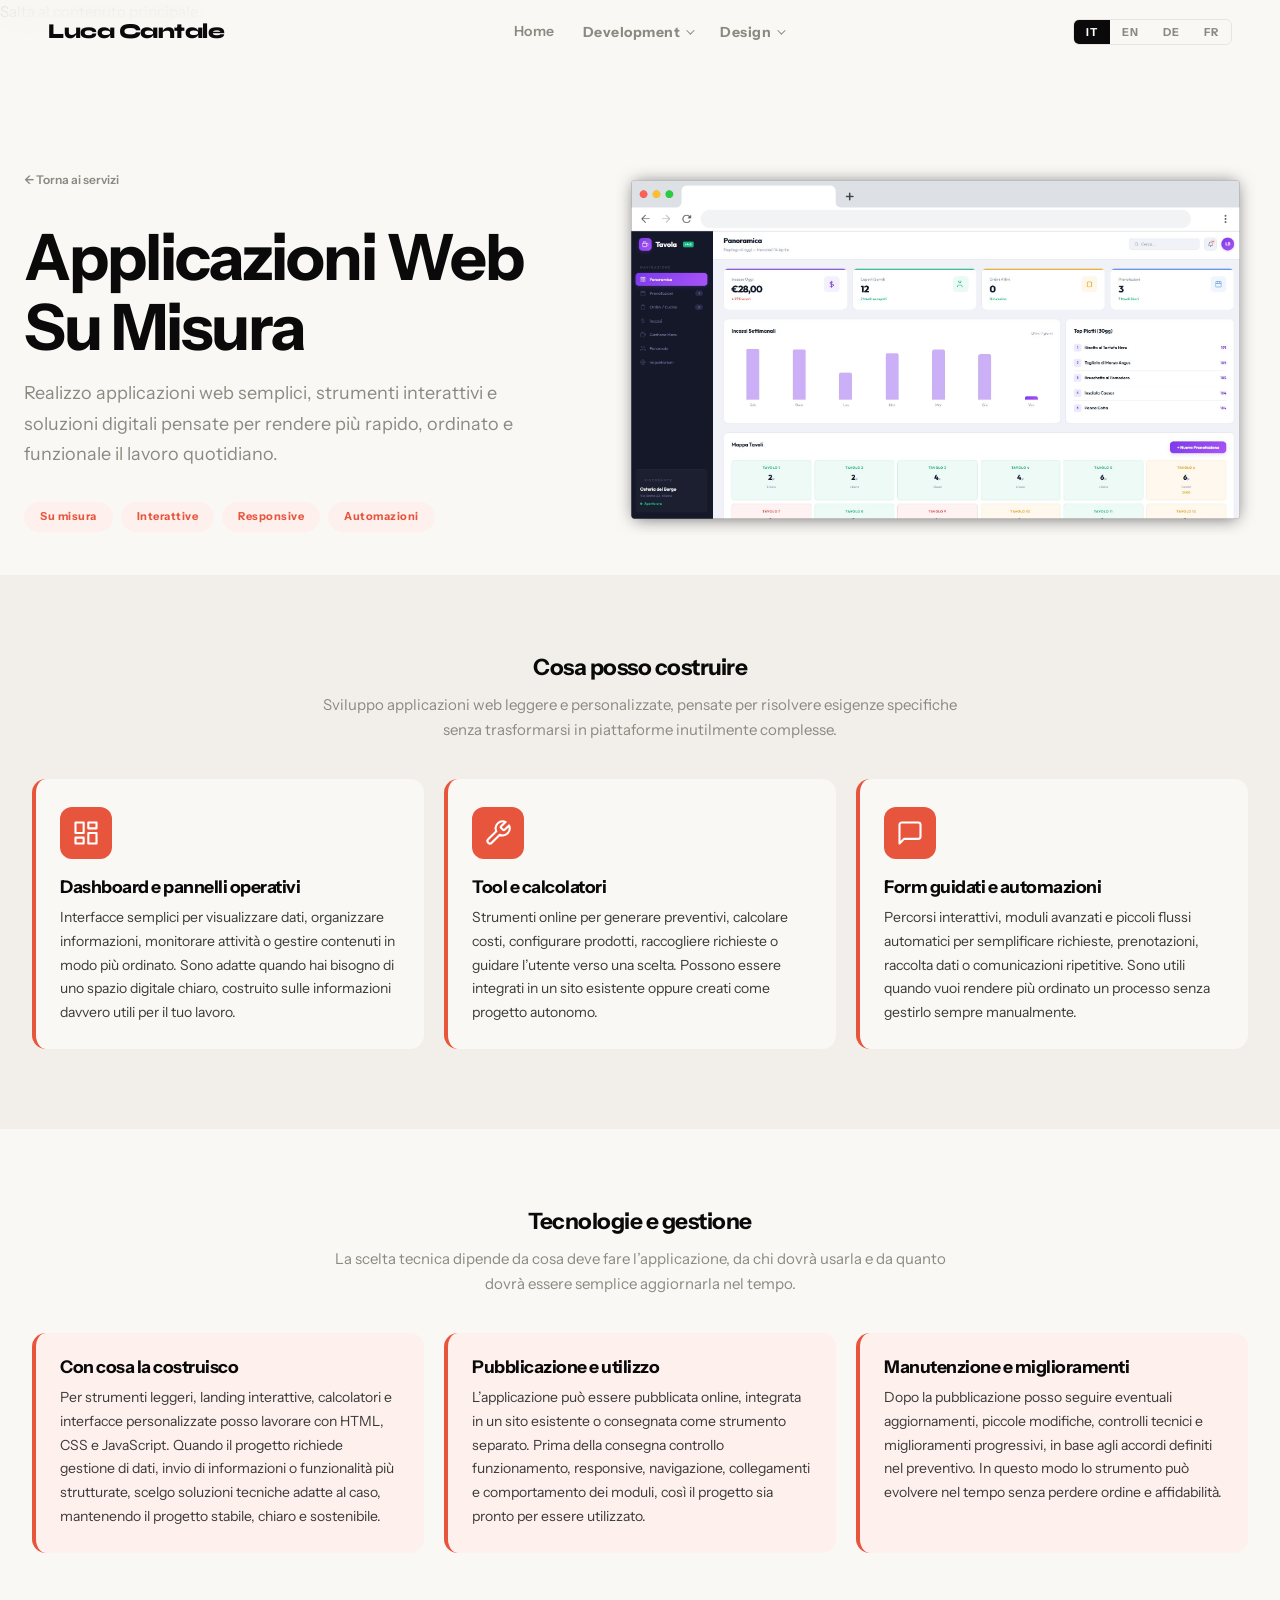
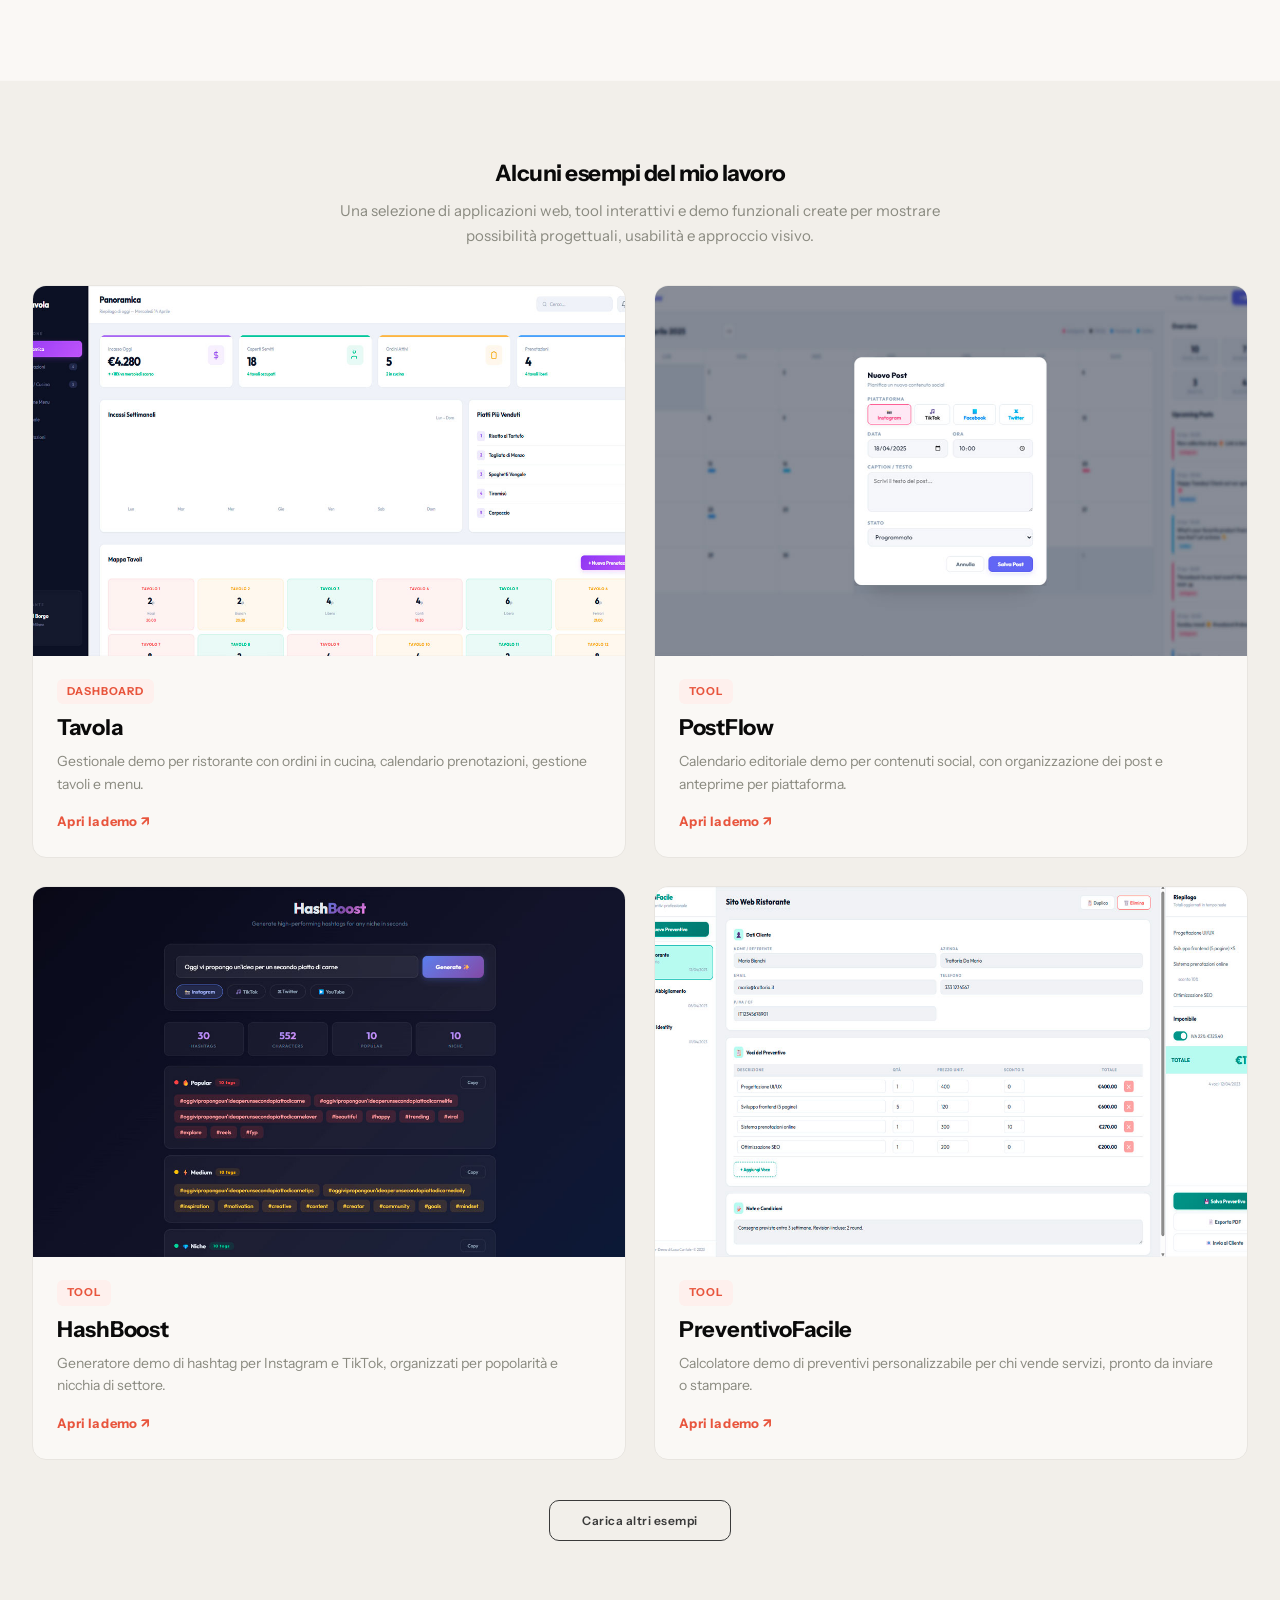
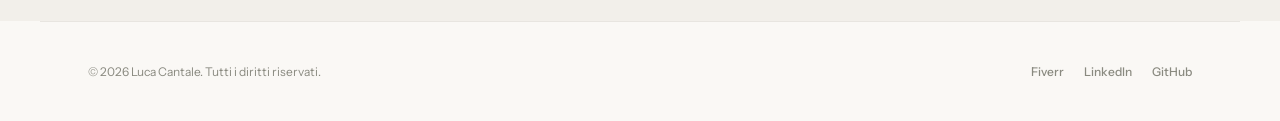
<file: pages/applicazioni-web.html>
<!DOCTYPE html>
<html lang="it">
<head>
  <meta charset="UTF-8">
  <meta name="viewport" content="width=device-width, initial-scale=1.0">
  <title>Applicazioni web su misura e strumenti interattivi | Luca Cantale</title>
  <meta name="description" content="Applicazioni web semplici, tool interattivi, form guidati, calcolatori e automazioni leggere per rendere più ordinato il lavoro quotidiano.">
  <meta name="robots" content="index, follow, max-image-preview:large">
  <meta name="author" content="Luca Cantale">
  <link rel="canonical" href="https://lucacantale.it/pages/applicazioni-web.html">
  <meta name="theme-color" content="#111111">
  <link rel="icon" href="../favicon.svg" type="image/svg+xml">
  <meta property="og:locale" content="it_IT">
  <meta property="og:type" content="website">
  <meta property="og:site_name" content="Luca Cantale Portfolio">
  <meta property="og:title" content="Applicazioni web su misura e strumenti interattivi | Luca Cantale">
  <meta property="og:description" content="Applicazioni web semplici, tool interattivi, form guidati, calcolatori e automazioni leggere per rendere più ordinato il lavoro quotidiano.">
  <meta property="og:url" content="https://lucacantale.it/pages/applicazioni-web.html">
  <meta property="og:image" content="https://lucacantale.it/img/og-luca-cantale.png">
  <meta property="og:image:width" content="1200">
  <meta property="og:image:height" content="630">
  <meta property="og:image:alt" content="Applicazioni web su misura e strumenti interattivi">
  <meta name="twitter:card" content="summary_large_image">
  <meta name="twitter:title" content="Applicazioni web su misura e strumenti interattivi | Luca Cantale">
  <meta name="twitter:description" content="Applicazioni web semplici, tool interattivi, form guidati, calcolatori e automazioni leggere per rendere più ordinato il lavoro quotidiano.">
  <meta name="twitter:image" content="https://lucacantale.it/img/og-luca-cantale.png">
  <script type="application/ld+json">
{
  "@context": "https://schema.org",
  "@graph": [
    {
      "@type": "WebPage",
      "@id": "https://lucacantale.it/pages/applicazioni-web.html#webpage",
      "url": "https://lucacantale.it/pages/applicazioni-web.html",
      "name": "Applicazioni web su misura e strumenti interattivi | Luca Cantale",
      "description": "Applicazioni web semplici, tool interattivi, form guidati, calcolatori e automazioni leggere per rendere più ordinato il lavoro quotidiano.",
      "isPartOf": {
        "@id": "https://lucacantale.it/#website"
      },
      "about": {
        "@id": "https://lucacantale.it/pages/applicazioni-web.html#service"
      },
      "inLanguage": "it-IT"
    },
    {
      "@type": "Service",
      "@id": "https://lucacantale.it/pages/applicazioni-web.html#service",
      "name": "Applicazioni web su misura",
      "description": "Sviluppo di applicazioni web semplici, strumenti interattivi, form guidati, calcolatori e automazioni leggere.",
      "serviceType": "Applicazioni web su misura",
      "provider": {
        "@type": "ProfessionalService",
        "@id": "https://lucacantale.it/#business",
        "name": "Luca Cantale",
        "url": "https://lucacantale.it/",
        "email": "info@lucacantale.it",
        "telephone": "+393270616103"
      },
      "areaServed": [
        "Italia",
        "Europa"
      ]
    },
    {
      "@type": "BreadcrumbList",
      "@id": "https://lucacantale.it/pages/applicazioni-web.html#breadcrumb",
      "itemListElement": [
        {
          "@type": "ListItem",
          "position": 1,
          "name": "Home",
          "item": "https://lucacantale.it/"
        },
        {
          "@type": "ListItem",
          "position": 2,
          "name": "Applicazioni web su misura",
          "item": "https://lucacantale.it/pages/applicazioni-web.html"
        }
      ]
    }
  ]
}
  </script>
  <link rel="stylesheet" href="../css/style.css">
</head>
<body>
  <a class="skip-link" href="#main-content" data-it="Salta al contenuto principale" data-en="Skip to main content" data-de="Zum Hauptinhalt springen" data-fr="Aller au contenu principal">Salta al contenuto principale</a>
  <nav class="nav" id="nav" aria-label="Menu principale">
    <a href="../index.html" class="nav-name">Luca Cantale</a>
    <ul class="nav-links">
      <li><a href="../index.html" data-it="Home" data-en="Home" data-de="Home" data-fr="Accueil">Home</a></li>
      <li class="nav-dropdown">
        <button type="button" class="nav-dropdown-toggle" data-it="Development" data-en="Development" data-de="Entwicklung" data-fr="Développement" aria-haspopup="true" aria-controls="developmentMenu" aria-expanded="false">Development</button>
        <div class="nav-dropdown-menu" id="developmentMenu">
          <a href="siti-web.html" data-it="Siti Web" data-en="Websites" data-de="Webseiten" data-fr="Sites web">Siti Web</a>
          <a href="applicazioni-web.html" data-it="Applicazioni Web" data-en="Web Apps" data-de="Web-Apps" data-fr="Applications web">Applicazioni Web</a>
          <a href="template-ebay.html" data-it="Template eBay" data-en="eBay Templates" data-de="eBay-Vorlagen" data-fr="Modèles eBay">Template eBay</a>
        </div>
      </li>
      <li class="nav-dropdown">
        <button type="button" class="nav-dropdown-toggle" data-it="Design" data-en="Design" data-de="Design" data-fr="Design" aria-haspopup="true" aria-controls="designMenu" aria-expanded="false">Design</button>
        <div class="nav-dropdown-menu" id="designMenu">
          <a href="design-logo.html" data-it="Logo Design" data-en="Logo Design" data-de="Logo-Design" data-fr="Logo design">Logo Design</a>
          <a href="design-brand.html" data-it="Brand Identity" data-en="Brand Identity" data-de="Markenidentität" data-fr="Identité de marque">Brand Identity</a>
          <a href="design-editoriale.html" data-it="Grafica Editoriale" data-en="Editorial Design" data-de="Editorialdesign" data-fr="Design éditorial">Grafica Editoriale</a>
          <a href="design-pubblicitaria.html" data-it="Grafica Pubblicitaria" data-en="Advertising Design" data-de="Werbegrafik" data-fr="Graphisme publicitaire">Grafica Pubblicitaria</a>
          <a href="design-gadget.html" data-it="Gadget Aziendali" data-en="Corporate Gadgets" data-de="Unternehmens-Gadgets" data-fr="Goodies d'entreprise">Gadget Aziendali</a>
        </div>
      </li>
    </ul>
    <div class="nav-right">
      <div class="lang-switch" role="group" aria-label="Selezione lingua">
        <button type="button" class="lang-btn active" data-lang="it" aria-pressed="true" onclick="setLang('it')">IT</button>
        <button type="button" class="lang-btn" data-lang="en" aria-pressed="false" onclick="setLang('en')">EN</button>
        <button type="button" class="lang-btn" data-lang="de" aria-pressed="false" onclick="setLang('de')">DE</button>
        <button type="button" class="lang-btn" data-lang="fr" aria-pressed="false" onclick="setLang('fr')">FR</button>
      </div>
      <button type="button" class="hamburger" id="hamburger" onclick="toggleMobile()" aria-label="Apri menu" aria-controls="mobileMenu" aria-expanded="false"><span></span><span></span><span></span></button>
    </div>
  </nav>

  <div class="mobile-menu" id="mobileMenu" role="dialog" aria-modal="true" aria-label="Menu mobile" aria-hidden="true">
    <a href="../index.html" class="mobile-link" data-it="Home" data-en="Home" data-de="Home" data-fr="Accueil" onclick="closeMobile()">Home</a>
    <details class="mobile-dropdown">
      <summary><span data-it="Development" data-en="Development" data-de="Entwicklung" data-fr="Développement">Development</span></summary>
      <div class="mobile-dropdown-menu">
      <a href="siti-web.html" class="mobile-sub-link" onclick="closeMobile()" data-it="Siti Web" data-en="Websites" data-de="Webseiten" data-fr="Sites web">Siti Web</a>
      <a href="applicazioni-web.html" class="mobile-sub-link" onclick="closeMobile()" data-it="Applicazioni Web" data-en="Web Apps" data-de="Web-Apps" data-fr="Applications web">Applicazioni Web</a>
      <a href="template-ebay.html" class="mobile-sub-link" onclick="closeMobile()" data-it="Template eBay" data-en="eBay Templates" data-de="eBay-Vorlagen" data-fr="Modèles eBay">Template eBay</a>
      </div>
    </details>
    <details class="mobile-dropdown">
      <summary><span data-it="Design" data-en="Design" data-de="Design" data-fr="Design">Design</span></summary>
      <div class="mobile-dropdown-menu">
      <a href="design-logo.html" class="mobile-sub-link" onclick="closeMobile()" data-it="Logo Design" data-en="Logo Design" data-de="Logo-Design" data-fr="Logo design">Logo Design</a>
      <a href="design-brand.html" class="mobile-sub-link" onclick="closeMobile()" data-it="Brand Identity" data-en="Brand Identity" data-de="Markenidentität" data-fr="Identité de marque">Brand Identity</a>
      <a href="design-editoriale.html" class="mobile-sub-link" onclick="closeMobile()" data-it="Grafica Editoriale" data-en="Editorial Design" data-de="Editorialdesign" data-fr="Design éditorial">Grafica Editoriale</a>
      <a href="design-pubblicitaria.html" class="mobile-sub-link" onclick="closeMobile()" data-it="Grafica Pubblicitaria" data-en="Advertising Design" data-de="Werbegrafik" data-fr="Graphisme publicitaire">Grafica Pubblicitaria</a>
      <a href="design-gadget.html" class="mobile-sub-link" onclick="closeMobile()" data-it="Gadget Aziendali" data-en="Corporate Gadgets" data-de="Unternehmens-Gadgets" data-fr="Goodies d'entreprise">Gadget Aziendali</a>
      </div>
    </details>
    <div class="mobile-menu-tools" aria-label="Opzioni rapide mobile">
      <div class="lang-switch lang-switch-mobile" role="group" aria-label="Selezione lingua">
        <button type="button" class="lang-btn active" data-lang="it" aria-pressed="true" onclick="setLang('it')">IT</button>
        <button type="button" class="lang-btn" data-lang="en" aria-pressed="false" onclick="setLang('en')">EN</button>
        <button type="button" class="lang-btn" data-lang="de" aria-pressed="false" onclick="setLang('de')">DE</button>
        <button type="button" class="lang-btn" data-lang="fr" aria-pressed="false" onclick="setLang('fr')">FR</button>
      </div>
    </div>
  </div>

  <main id="main-content" tabindex="-1">
<section class="srv-hero srv-hero-split">
    <div class="srv-hero-text">
      <a href="../index.html#development" class="back-link" data-it="← Torna ai servizi" data-en="← Back to services" data-de="← Zurück zu den Leistungen" data-fr="← Retour aux services">← Torna ai servizi</a>
      <h1 data-it="Applicazioni Web&lt;br&gt;Su Misura" data-en="Custom&lt;br&gt;Web Applications" data-de="Webanwendungen&lt;br&gt;nach Maß" data-fr="Applications Web&lt;br&gt;sur mesure">Applicazioni Web<br>Su Misura</h1>
      <p class="srv-desc" data-it="Realizzo applicazioni web semplici, strumenti interattivi e soluzioni digitali pensate per rendere più rapido, ordinato e funzionale il lavoro quotidiano." data-en="I create simple web applications, interactive tools and digital solutions designed to make everyday work faster, more organized and more functional." data-de="Ich entwickle einfache Webanwendungen, interaktive Tools und digitale Lösungen, die den Arbeitsalltag schneller, übersichtlicher und funktionaler machen." data-fr="Je crée des applications web simples, des outils interactifs et des solutions numériques conçus pour rendre le travail quotidien plus rapide, plus organisé et plus efficace.">Realizzo applicazioni web semplici, strumenti interattivi e soluzioni digitali pensate per rendere più rapido, ordinato e funzionale il lavoro quotidiano.</p>
      <div class="srv-tags">
        <span class="srv-tag" data-it="Su misura" data-en="Custom" data-de="Individuell" data-fr="Sur mesure">Su misura</span>
        <span class="srv-tag" data-it="Interattive" data-en="Interactive" data-de="Interaktiv" data-fr="Interactives">Interattive</span>
        <span class="srv-tag" data-it="Responsive" data-en="Responsive" data-de="Responsive" data-fr="Responsive">Responsive</span>
        <span class="srv-tag" data-it="Automazioni" data-en="Automations" data-de="Automatisierungen" data-fr="Automatisations">Automazioni</span>
      </div>
    </div>
    <div class="srv-hero-img">
      <img decoding="async" loading="lazy" src="../img/services/applicazioni-web-cover.png" alt="Applicazioni web su misura e strumenti interattivi">
    </div>
  </section>

  <!-- TIPOLOGIE -->
  <section class="srv-section no-margin-top">
    <div class="srv-head reveal">
      <h2 data-it="Cosa posso costruire" data-en="What I can build" data-de="Was ich entwickeln kann" data-fr="Ce que je peux créer">Cosa posso costruire</h2>
      <p data-it="Sviluppo applicazioni web leggere e personalizzate, pensate per risolvere esigenze specifiche senza trasformarsi in piattaforme inutilmente complesse." data-en="I develop lightweight, customized web applications designed to solve specific needs without turning into unnecessarily complex platforms." data-de="Ich entwickle schlanke, individuelle Webanwendungen, die konkrete Anforderungen lösen, ohne unnötig komplexe Plattformen zu werden." data-fr="Je développe des applications web légères et personnalisées, pensées pour répondre à des besoins précis sans devenir des plateformes inutilement complexes.">Sviluppo applicazioni web leggere e personalizzate, pensate per risolvere esigenze specifiche senza trasformarsi in piattaforme inutilmente complesse.</p>
    </div>

    <div class="srv-grid-3 reveal">
      <div class="info-box srv-box-icon">
        <div class="srv-box-icon-wrap">
          <svg width="28" height="28" viewBox="0 0 24 24" fill="none" stroke="currentColor" stroke-width="1.8" stroke-linecap="round" stroke-linejoin="round"><rect x="3" y="3" width="7" height="9"/><rect x="14" y="3" width="7" height="5"/><rect x="14" y="12" width="7" height="9"/><rect x="3" y="16" width="7" height="5"/></svg>
        </div>
        <h3 style="margin-bottom:10px;" data-it="Dashboard e pannelli operativi" data-en="Dashboards and control panels" data-de="Dashboards und Bedienoberflächen" data-fr="Tableaux de bord et panneaux de gestion">Dashboard e pannelli operativi</h3>
        <p data-it="Interfacce semplici per visualizzare dati, organizzare informazioni, monitorare attività o gestire contenuti in modo più ordinato. Sono adatte quando hai bisogno di uno spazio digitale chiaro, costruito sulle informazioni davvero utili per il tuo lavoro." data-en="Simple interfaces to display data, organize information, monitor activities or manage content more clearly. They are useful when you need a focused digital space built around the information that truly matters to your work." data-de="Einfache Oberflächen, um Daten anzuzeigen, Informationen zu organisieren, Aktivitäten zu überwachen oder Inhalte übersichtlicher zu verwalten. Sie eignen sich, wenn du einen klaren digitalen Arbeitsbereich brauchst, der auf wirklich nützliche Informationen ausgerichtet ist." data-fr="Des interfaces simples pour afficher des données, organiser des informations, suivre des activités ou gérer des contenus de manière plus claire. Elles sont utiles lorsque tu as besoin d’un espace numérique structuré autour des informations réellement importantes pour ton travail.">Interfacce semplici per visualizzare dati, organizzare informazioni, monitorare attività o gestire contenuti in modo più ordinato. Sono adatte quando hai bisogno di uno spazio digitale chiaro, costruito sulle informazioni davvero utili per il tuo lavoro.</p>
      </div>
      <div class="info-box srv-box-icon">
        <div class="srv-box-icon-wrap">
          <svg width="28" height="28" viewBox="0 0 24 24" fill="none" stroke="currentColor" stroke-width="1.8" stroke-linecap="round" stroke-linejoin="round"><path d="M14.7 6.3a1 1 0 0 0 0 1.4l1.6 1.6a1 1 0 0 0 1.4 0l3.77-3.77a6 6 0 0 1-7.94 7.94l-6.91 6.91a2.12 2.12 0 0 1-3-3l6.91-6.91a6 6 0 0 1 7.94-7.94l-3.76 3.76z"/></svg>
        </div>
        <h3 style="margin-bottom:10px;" data-it="Tool e calcolatori" data-en="Tools and calculators" data-de="Tools und Rechner" data-fr="Outils et calculateurs">Tool e calcolatori</h3>
        <p data-it="Strumenti online per generare preventivi, calcolare costi, configurare prodotti, raccogliere richieste o guidare l’utente verso una scelta. Possono essere integrati in un sito esistente oppure creati come progetto autonomo." data-en="Online tools to generate quotes, calculate costs, configure products, collect requests or guide users toward a choice. They can be integrated into an existing website or created as standalone projects." data-de="Online-Tools, um Angebote zu erstellen, Kosten zu berechnen, Produkte zu konfigurieren, Anfragen zu sammeln oder Nutzer zu einer Entscheidung zu führen. Sie können in eine bestehende Website integriert oder als eigenständiges Projekt erstellt werden." data-fr="Des outils en ligne pour générer des devis, calculer des coûts, configurer des produits, collecter des demandes ou guider l’utilisateur vers un choix. Ils peuvent être intégrés à un site existant ou créés comme projet autonome.">Strumenti online per generare preventivi, calcolare costi, configurare prodotti, raccogliere richieste o guidare l’utente verso una scelta. Possono essere integrati in un sito esistente oppure creati come progetto autonomo.</p>
      </div>
      <div class="info-box srv-box-icon">
        <div class="srv-box-icon-wrap">
          <svg width="28" height="28" viewBox="0 0 24 24" fill="none" stroke="currentColor" stroke-width="1.8" stroke-linecap="round" stroke-linejoin="round"><path d="M21 15a2 2 0 0 1-2 2H7l-4 4V5a2 2 0 0 1 2-2h14a2 2 0 0 1 2 2z"/></svg>
        </div>
        <h3 style="margin-bottom:10px;" data-it="Form guidati e automazioni" data-en="Guided forms and automations" data-de="Geführte Formulare und Automatisierungen" data-fr="Formulaires guidés et automatisations">Form guidati e automazioni</h3>
        <p data-it="Percorsi interattivi, moduli avanzati e piccoli flussi automatici per semplificare richieste, prenotazioni, raccolta dati o comunicazioni ripetitive. Sono utili quando vuoi rendere più ordinato un processo senza gestirlo sempre manualmente." data-en="Interactive flows, advanced forms and small automations to simplify requests, bookings, data collection or repetitive communications. They are useful when you want to make a process more organized without managing it manually every time." data-de="Interaktive Abläufe, erweiterte Formulare und kleine Automatisierungen, um Anfragen, Buchungen, Datenerfassung oder wiederkehrende Kommunikation zu vereinfachen. Sie sind hilfreich, wenn ein Prozess strukturierter werden soll, ohne ihn jedes Mal manuell zu verwalten." data-fr="Des parcours interactifs, des formulaires avancés et de petites automatisations pour simplifier les demandes, les réservations, la collecte de données ou les communications répétitives. Ils sont utiles lorsque tu veux rendre un processus plus organisé sans le gérer manuellement à chaque fois.">Percorsi interattivi, moduli avanzati e piccoli flussi automatici per semplificare richieste, prenotazioni, raccolta dati o comunicazioni ripetitive. Sono utili quando vuoi rendere più ordinato un processo senza gestirlo sempre manualmente.</p>
      </div>
    </div>
  </section>

  <!-- TECNOLOGIE + GESTIONE -->
  <section class="srv-section-alt">
    <div class="srv-inner">
      <div class="srv-head reveal">
        <h2 data-it="Tecnologie e gestione" data-en="Technology and management" data-de="Technik und Verwaltung" data-fr="Technologies et gestion">Tecnologie e gestione</h2>
        <p data-it="La scelta tecnica dipende da cosa deve fare l’applicazione, da chi dovrà usarla e da quanto dovrà essere semplice aggiornarla nel tempo." data-en="The technical approach depends on what the application needs to do, who will use it and how easy it should be to update over time." data-de="Die technische Lösung hängt davon ab, was die Anwendung leisten soll, wer sie nutzt und wie einfach sie im Laufe der Zeit aktualisiert werden muss." data-fr="Le choix technique dépend de ce que l’application doit faire, de qui l’utilisera et du niveau de simplicité souhaité pour la faire évoluer dans le temps.">La scelta tecnica dipende da cosa deve fare l’applicazione, da chi dovrà usarla e da quanto dovrà essere semplice aggiornarla nel tempo.</p>
      </div>

      <div class="srv-grid-3 reveal" style="margin-top:36px;">
        <div class="info-box">
          <h3 style="margin-bottom:10px;" data-it="Con cosa la costruisco" data-en="What I use to build it" data-de="Womit ich sie entwickle" data-fr="Avec quoi je la développe">Con cosa la costruisco</h3>
          <p data-it="Per strumenti leggeri, landing interattive, calcolatori e interfacce personalizzate posso lavorare con HTML, CSS e JavaScript. Quando il progetto richiede gestione di dati, invio di informazioni o funzionalità più strutturate, scelgo soluzioni tecniche adatte al caso, mantenendo il progetto stabile, chiaro e sostenibile." data-en="For lightweight tools, interactive landing pages, calculators and custom interfaces, I can work with HTML, CSS and JavaScript. When a project needs data handling, form submissions or more structured features, I choose technical solutions suited to the case, keeping the project stable, clear and sustainable." data-de="Für schlanke Tools, interaktive Landingpages, Rechner und individuelle Oberflächen kann ich mit HTML, CSS und JavaScript arbeiten. Wenn ein Projekt Datenverwaltung, das Senden von Informationen oder strukturiertere Funktionen erfordert, wähle ich passende technische Lösungen, damit das Projekt stabil, klar und nachhaltig bleibt." data-fr="Pour des outils légers, des landing pages interactives, des calculateurs et des interfaces personnalisées, je peux travailler avec HTML, CSS et JavaScript. Lorsqu’un projet demande une gestion de données, l’envoi d’informations ou des fonctionnalités plus structurées, je choisis des solutions techniques adaptées, en gardant le projet stable, clair et durable.">Per strumenti leggeri, landing interattive, calcolatori e interfacce personalizzate posso lavorare con HTML, CSS e JavaScript. Quando il progetto richiede gestione di dati, invio di informazioni o funzionalità più strutturate, scelgo soluzioni tecniche adatte al caso, mantenendo il progetto stabile, chiaro e sostenibile.</p>
        </div>
        <div class="info-box">
          <h3 style="margin-bottom:10px;" data-it="Pubblicazione e utilizzo" data-en="Publishing and use" data-de="Veröffentlichung und Nutzung" data-fr="Publication et utilisation">Pubblicazione e utilizzo</h3>
          <p data-it="L’applicazione può essere pubblicata online, integrata in un sito esistente o consegnata come strumento separato. Prima della consegna controllo funzionamento, responsive, navigazione, collegamenti e comportamento dei moduli, così il progetto sia pronto per essere utilizzato." data-en="The application can be published online, integrated into an existing website or delivered as a separate tool. Before delivery, I check functionality, responsiveness, navigation, links and form behavior so the project is ready to use." data-de="Die Anwendung kann online veröffentlicht, in eine bestehende Website integriert oder als separates Tool bereitgestellt werden. Vor der Übergabe prüfe ich Funktion, Responsive-Verhalten, Navigation, Links und Formularabläufe, damit das Projekt einsatzbereit ist." data-fr="L’application peut être publiée en ligne, intégrée à un site existant ou livrée comme outil séparé. Avant la livraison, je vérifie le fonctionnement, l’adaptation mobile, la navigation, les liens et le comportement des formulaires afin que le projet soit prêt à l’utilisation.">L’applicazione può essere pubblicata online, integrata in un sito esistente o consegnata come strumento separato. Prima della consegna controllo funzionamento, responsive, navigazione, collegamenti e comportamento dei moduli, così il progetto sia pronto per essere utilizzato.</p>
        </div>
        <div class="info-box">
          <h3 style="margin-bottom:10px;" data-it="Manutenzione e miglioramenti" data-en="Maintenance and improvements" data-de="Wartung und Verbesserungen" data-fr="Maintenance et améliorations">Manutenzione e miglioramenti</h3>
          <p data-it="Dopo la pubblicazione posso seguire eventuali aggiornamenti, piccole modifiche, controlli tecnici e miglioramenti progressivi, in base agli accordi definiti nel preventivo. In questo modo lo strumento può evolvere nel tempo senza perdere ordine e affidabilità." data-en="After publication, I can handle updates, small changes, technical checks and progressive improvements, according to the agreements defined in the quote. This way, the tool can evolve over time without losing clarity and reliability." data-de="Nach der Veröffentlichung kann ich Updates, kleine Änderungen, technische Kontrollen und schrittweise Verbesserungen übernehmen, entsprechend den im Angebot vereinbarten Bedingungen. So kann sich das Tool im Laufe der Zeit weiterentwickeln, ohne an Ordnung und Zuverlässigkeit zu verlieren." data-fr="Après la publication, je peux suivre les mises à jour, les petites modifications, les contrôles techniques et les améliorations progressives, selon les accords définis dans le devis. L’outil peut ainsi évoluer dans le temps sans perdre en clarté ni en fiabilité.">Dopo la pubblicazione posso seguire eventuali aggiornamenti, piccole modifiche, controlli tecnici e miglioramenti progressivi, in base agli accordi definiti nel preventivo. In questo modo lo strumento può evolvere nel tempo senza perdere ordine e affidabilità.</p>
        </div>
      </div>
    </div>
  </section>

  <!-- PROGETTI -->
  <section class="srv-section small-margin-top">
    <div class="srv-head reveal">
      <h2 data-it="Alcuni esempi del mio lavoro" data-en="Some examples of my work" data-de="Einige Beispiele meiner Arbeit" data-fr="Quelques exemples de mon travail">Alcuni esempi del mio lavoro</h2>
      <p data-it="Una selezione di applicazioni web, tool interattivi e demo funzionali create per mostrare possibilità progettuali, usabilità e approccio visivo." data-en="A selection of web applications, interactive tools and functional demos created to show design possibilities, usability and visual approach." data-de="Eine Auswahl an Webanwendungen, interaktiven Tools und funktionalen Demos, die Gestaltungsmöglichkeiten, Benutzerfreundlichkeit und visuellen Ansatz zeigen." data-fr="Une sélection d’applications web, d’outils interactifs et de démos fonctionnelles créés pour montrer les possibilités de conception, l’ergonomie et l’approche visuelle.">Una selezione di applicazioni web, tool interattivi e demo funzionali create per mostrare possibilità progettuali, usabilità e approccio visivo.</p>
    </div>

    <div class="srv-projects-grid" id="appProjects">

      <a href="https://lucantale92.github.io/portfolio-gestionale-cucina/" target="_blank" rel="noopener" class="srv-card reveal">
        <div class="srv-card-img" style="background-image: url('../img/projects/tavola.jpg');"></div>
        <div class="srv-card-body">
          <span class="srv-card-tag" data-it="Dashboard" data-en="Dashboard" data-de="Dashboard" data-fr="Tableau de bord">Dashboard</span>
          <h3>Tavola</h3>
          <p data-it="Gestionale demo per ristorante con ordini in cucina, calendario prenotazioni, gestione tavoli e menu." data-en="Demo management tool for restaurants with kitchen orders, booking calendar, table management and menu sections." data-de="Demo-Verwaltungstool für Restaurants mit Küchenbestellungen, Reservierungskalender, Tischverwaltung und Menübereichen." data-fr="Outil de gestion démo pour restaurant avec commandes en cuisine, calendrier des réservations, gestion des tables et sections de menu.">Gestionale demo per ristorante con ordini in cucina, calendario prenotazioni, gestione tavoli e menu.</p>
          <span class="srv-card-link" data-it="Apri la demo ↗" data-en="Open demo ↗" data-de="Demo öffnen ↗" data-fr="Ouvrir la démo ↗">Apri la demo ↗</span>
        </div>
      </a>

      <a href="https://lucantale92.github.io/portfolio-postplanner/" target="_blank" rel="noopener" class="srv-card reveal">
        <div class="srv-card-img" style="background-image: url('../img/projects/postflow.jpg');"></div>
        <div class="srv-card-body">
          <span class="srv-card-tag" data-it="Tool" data-en="Tool" data-de="Tool" data-fr="Outil">Tool</span>
          <h3>PostFlow</h3>
          <p data-it="Calendario editoriale demo per contenuti social, con organizzazione dei post e anteprime per piattaforma." data-en="Demo editorial calendar for social content, with post organization and previews for each platform." data-de="Demo-Redaktionskalender für Social-Media-Inhalte mit Beitragsorganisation und Vorschauen für jede Plattform." data-fr="Calendrier éditorial démo pour contenus sociaux, avec organisation des publications et aperçus par plateforme.">Calendario editoriale demo per contenuti social, con organizzazione dei post e anteprime per piattaforma.</p>
          <span class="srv-card-link" data-it="Apri la demo ↗" data-en="Open demo ↗" data-de="Demo öffnen ↗" data-fr="Ouvrir la démo ↗">Apri la demo ↗</span>
        </div>
      </a>

      <a href="https://lucantale92.github.io/postfolio-hashtag-generator/" target="_blank" rel="noopener" class="srv-card reveal">
        <div class="srv-card-img" style="background-image: url('../img/projects/hashboost.jpg');"></div>
        <div class="srv-card-body">
          <span class="srv-card-tag" data-it="Tool" data-en="Tool" data-de="Tool" data-fr="Outil">Tool</span>
          <h3>HashBoost</h3>
          <p data-it="Generatore demo di hashtag per Instagram e TikTok, organizzati per popolarità e nicchia di settore." data-en="Demo hashtag generator for Instagram and TikTok, organized by popularity and industry niche." data-de="Demo-Hashtag-Generator für Instagram und TikTok, organisiert nach Beliebtheit und Branchennische." data-fr="Générateur de hashtags démo pour Instagram et TikTok, organisés par popularité et niche de secteur.">Generatore demo di hashtag per Instagram e TikTok, organizzati per popolarità e nicchia di settore.</p>
          <span class="srv-card-link" data-it="Apri la demo ↗" data-en="Open demo ↗" data-de="Demo öffnen ↗" data-fr="Ouvrir la démo ↗">Apri la demo ↗</span>
        </div>
      </a>

      <a href="https://lucantale92.github.io/portfolio-preventivo-facile/" target="_blank" rel="noopener" class="srv-card reveal">
        <div class="srv-card-img" style="background-image: url('../img/projects/preventivofacile.jpg');"></div>
        <div class="srv-card-body">
          <span class="srv-card-tag" data-it="Tool" data-en="Tool" data-de="Tool" data-fr="Outil">Tool</span>
          <h3>PreventivoFacile</h3>
          <p data-it="Calcolatore demo di preventivi personalizzabile per chi vende servizi, pronto da inviare o stampare." data-en="Customizable demo quote calculator for service providers, ready to send or print." data-de="Anpassbarer Demo-Angebotsrechner für Dienstleister, bereit zum Versenden oder Drucken." data-fr="Calculateur de devis démo personnalisable pour les prestataires de services, prêt à envoyer ou à imprimer.">Calcolatore demo di preventivi personalizzabile per chi vende servizi, pronto da inviare o stampare.</p>
          <span class="srv-card-link" data-it="Apri la demo ↗" data-en="Open demo ↗" data-de="Demo öffnen ↗" data-fr="Ouvrir la démo ↗">Apri la demo ↗</span>
        </div>
      </a>

      <a href="https://lucantale92.github.io/portfolio-template-mail/" target="_blank" rel="noopener" class="srv-card srv-card-hidden reveal">
        <div class="srv-card-img" style="background-image: url('../img/projects/mailcraft.jpg');"></div>
        <div class="srv-card-body">
          <span class="srv-card-tag" data-it="Tool" data-en="Tool" data-de="Tool" data-fr="Outil">Tool</span>
          <h3>MailCraft</h3>
          <p data-it="Builder demo di template email modulari, pensato per mostrare struttura, anteprima e codice esportabile." data-en="Demo builder for modular email templates, designed to show structure, preview and exportable code." data-de="Demo-Builder für modulare E-Mail-Vorlagen, der Struktur, Vorschau und exportierbaren Code zeigt." data-fr="Builder démo de modèles email modulaires, conçu pour montrer la structure, l’aperçu et le code exportable.">Builder demo di template email modulari, pensato per mostrare struttura, anteprima e codice esportabile.</p>
          <span class="srv-card-link" data-it="Apri la demo ↗" data-en="Open demo ↗" data-de="Demo öffnen ↗" data-fr="Ouvrir la démo ↗">Apri la demo ↗</span>
        </div>
      </a>

      <a href="https://lucantale92.github.io/portfolio-cv-builder/" target="_blank" rel="noopener" class="srv-card srv-card-hidden reveal">
        <div class="srv-card-img" style="background-image: url('../img/projects/cvbuilder.jpg');"></div>
        <div class="srv-card-body">
          <span class="srv-card-tag" data-it="Tool" data-en="Tool" data-de="Tool" data-fr="Outil">Tool</span>
          <h3>CVBuilder</h3>
          <p data-it="Generatore demo di curriculum online con anteprima e struttura pensata per l’esportazione in PDF." data-en="Demo online CV builder with preview and a structure designed for PDF export." data-de="Demo-Online-Lebenslaufgenerator mit Vorschau und einer Struktur für den PDF-Export." data-fr="Générateur de CV en ligne démo avec aperçu et structure pensée pour l’exportation en PDF.">Generatore demo di curriculum online con anteprima e struttura pensata per l’esportazione in PDF.</p>
          <span class="srv-card-link" data-it="Apri la demo ↗" data-en="Open demo ↗" data-de="Demo öffnen ↗" data-fr="Ouvrir la démo ↗">Apri la demo ↗</span>
        </div>
      </a>

      <a href="https://lucantale92.github.io/portfolio-chatbot-clouddesk/" target="_blank" rel="noopener" class="srv-card srv-card-hidden reveal">
        <div class="srv-card-img" style="background-image: url('../img/projects/clouddesk.jpg');"></div>
        <div class="srv-card-body">
          <span class="srv-card-tag" data-it="Demo" data-en="Demo" data-de="Demo" data-fr="Démo">Demo</span>
          <h3>CloudDesk</h3>
          <p data-it="Demo di assistente conversazionale per supporto B2B, con percorsi dedicati a documentazione, fatturazione e richieste tecniche." data-en="Conversational assistant demo for B2B support, with paths dedicated to documentation, billing and technical requests." data-de="Demo eines Gesprächsassistenten für B2B-Support mit Abläufen für Dokumentation, Abrechnung und technische Anfragen." data-fr="Démo d’assistant conversationnel pour support B2B, avec parcours dédiés à la documentation, à la facturation et aux demandes techniques.">Demo di assistente conversazionale per supporto B2B, con percorsi dedicati a documentazione, fatturazione e richieste tecniche.</p>
          <span class="srv-card-link" data-it="Apri la demo ↗" data-en="Open demo ↗" data-de="Demo öffnen ↗" data-fr="Ouvrir la démo ↗">Apri la demo ↗</span>
        </div>
      </a>

      <a href="https://lucantale92.github.io/portfolio-chatbot-growthlab/" target="_blank" rel="noopener" class="srv-card srv-card-hidden reveal">
        <div class="srv-card-img" style="background-image: url('../img/projects/growthlab.jpg');"></div>
        <div class="srv-card-body">
          <span class="srv-card-tag" data-it="Demo" data-en="Demo" data-de="Demo" data-fr="Démo">Demo</span>
          <h3>GrowthLab</h3>
          <p data-it="Demo di lead generation guidata, pensata per qualificare il visitatore e raccogliere richieste in modo ordinato." data-en="Guided lead generation demo designed to qualify visitors and collect requests in an organized way." data-de="Demo für geführte Leadgenerierung, die Besucher qualifiziert und Anfragen strukturiert sammelt." data-fr="Démo de génération de leads guidée, pensée pour qualifier le visiteur et collecter les demandes de manière organisée.">Demo di lead generation guidata, pensata per qualificare il visitatore e raccogliere richieste in modo ordinato.</p>
          <span class="srv-card-link" data-it="Apri la demo ↗" data-en="Open demo ↗" data-de="Demo öffnen ↗" data-fr="Ouvrir la démo ↗">Apri la demo ↗</span>
        </div>
      </a>

    </div>

    <div class="srv-loadmore-wrap">
      <button class="btn-show-more btn-show-more--light" id="appLoadMore" data-projects="appProjects" onclick="toggleSrvProjects('appProjects','appLoadMore')" data-it="Carica altri esempi" data-en="Load more examples" data-de="Weitere Beispiele laden" data-fr="Charger d’autres exemples">Carica altri esempi</button>
    </div>
  </section>

  </main>

  <footer class="footer">
    <div class="footer-left"><span data-it="© 2026 Luca Cantale. Tutti i diritti riservati." data-en="© 2026 Luca Cantale. All rights reserved." data-de="© 2026 Luca Cantale. Alle Rechte vorbehalten." data-fr="© 2026 Luca Cantale. Tous droits réservés.">© 2026 Luca Cantale. Tutti i diritti riservati.</span></div>
    <div class="footer-right"><a href="https://it.fiverr.com/lu_cantale" target="_blank" rel="noopener">Fiverr</a><a href="https://it.linkedin.com/in/luca-cantale" target="_blank" rel="noopener">LinkedIn</a><a href="https://github.com/lucantale92" target="_blank" rel="noopener">GitHub</a></div>
  </footer>

  <script src="../js/app.js"></script>

  <script>
    (function () {
      function showMoreProjects(projectsId, buttonId) {
        var container = document.getElementById(projectsId);
        var button = document.getElementById(buttonId);
        if (!container) return false;

        var hiddenItems = container.querySelectorAll('.srv-project-hidden, .srv-card-hidden, [data-hidden-project="true"]');
        hiddenItems.forEach(function (item) {
          item.classList.remove('srv-project-hidden', 'srv-card-hidden');
          item.classList.add('visible');
          item.removeAttribute('hidden');
          item.style.removeProperty('display');
          item.style.removeProperty('visibility');
          item.style.removeProperty('opacity');
        });

        if (button) {
          var wrap = button.closest('.srv-loadmore-wrap');
          button.style.display = 'none';
          button.setAttribute('aria-hidden', 'true');
          button.setAttribute('disabled', 'disabled');
          if (wrap) wrap.style.display = 'none';
        }

        return false;
      }

      window.toggleSrvProjects = showMoreProjects;

      document.addEventListener('DOMContentLoaded', function () {
        document.querySelectorAll('.srv-loadmore-wrap .btn-show-more').forEach(function (button) {
          var action = button.getAttribute('onclick') || '';
          var match = action.match(/toggleSrvProjects\(['"]([^'"]+)['"]\s*,\s*['"]([^'"]+)['"]\)/);
          var projectsId = button.dataset.projects || (match && match[1]);
          var buttonId = button.id || (match && match[2]);
          var container = projectsId ? document.getElementById(projectsId) : null;

          if (!container || !container.querySelector('.srv-project-hidden, .srv-card-hidden, [data-hidden-project="true"]')) {
            var wrap = button.closest('.srv-loadmore-wrap');
            button.style.display = 'none';
            button.setAttribute('aria-hidden', 'true');
            if (wrap) wrap.style.display = 'none';
            return;
          }

          if (button.dataset.loadmoreInlineReady === 'true') return;
          button.dataset.loadmoreInlineReady = 'true';
          button.removeAttribute('onclick');
          button.addEventListener('click', function (event) {
            event.preventDefault();
            showMoreProjects(projectsId, buttonId);
          });
        });
      });
    })();
  </script>

</body>
</html>
</file>
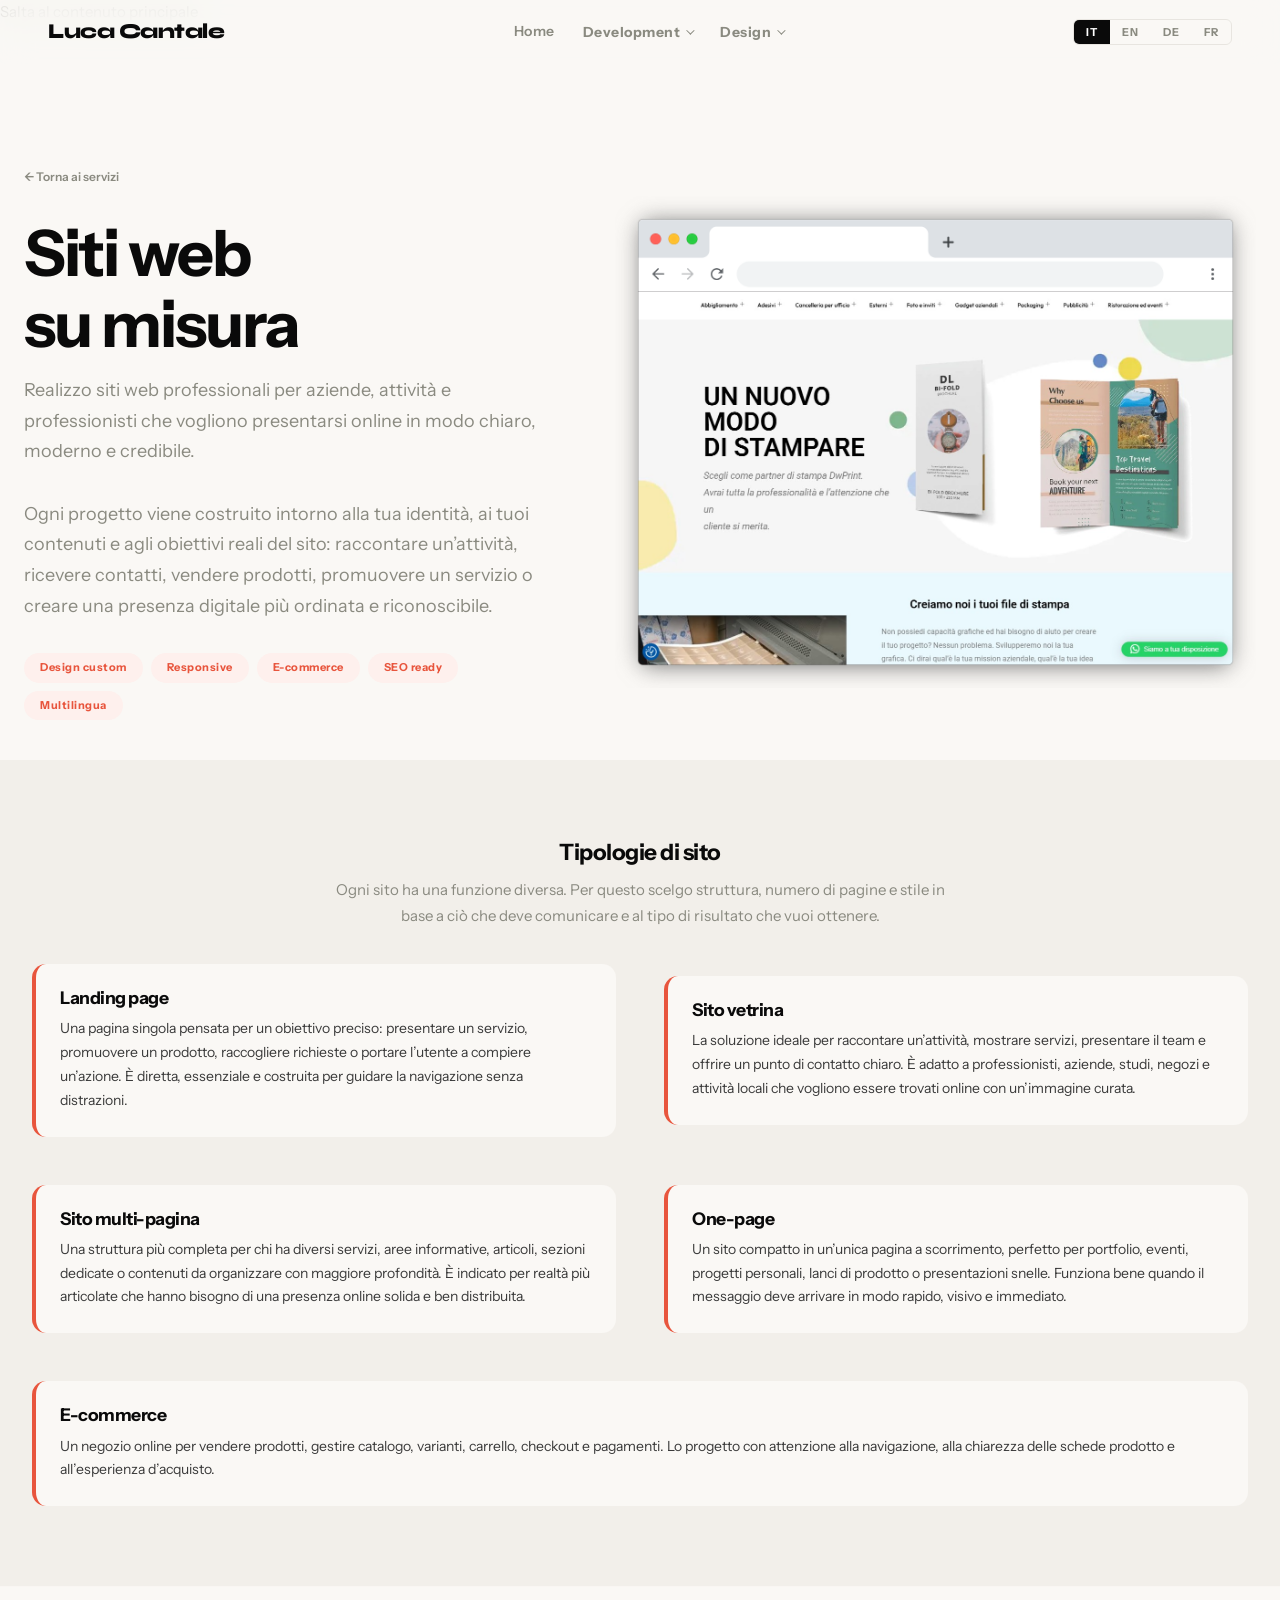
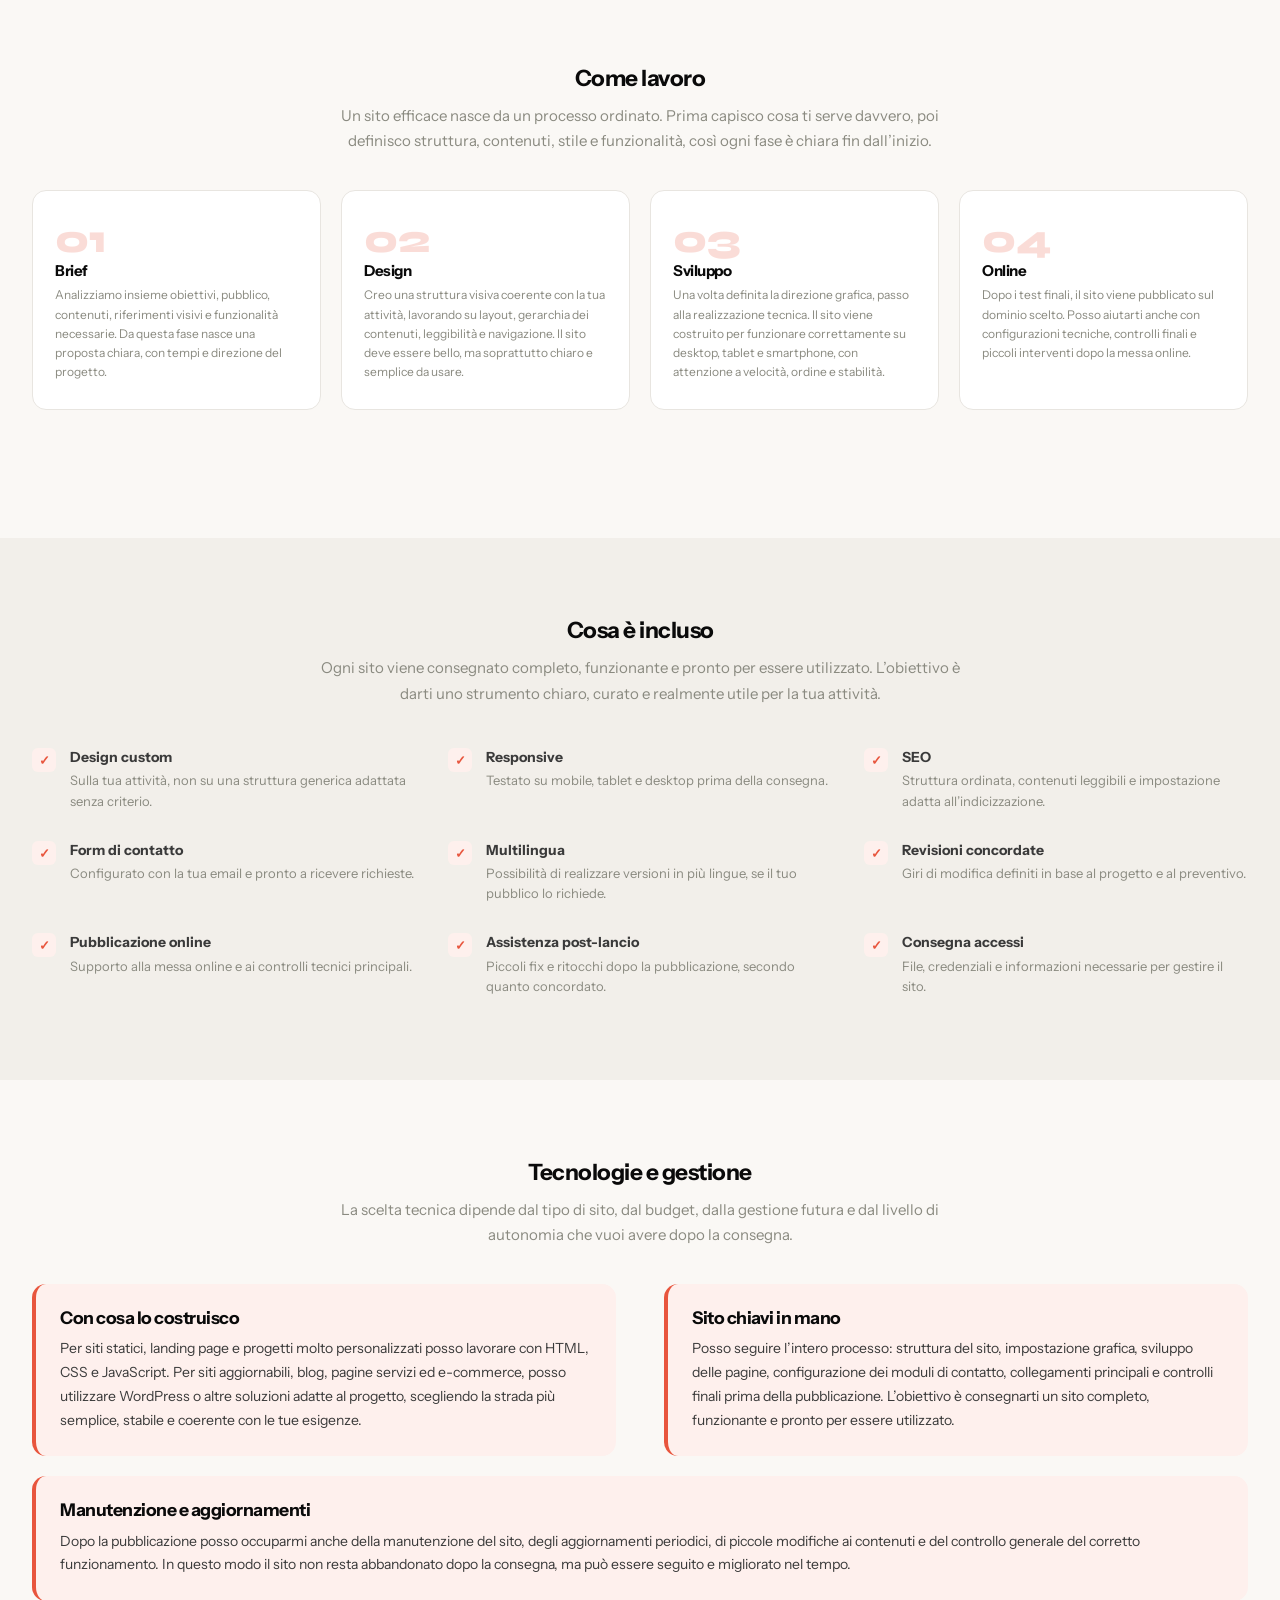
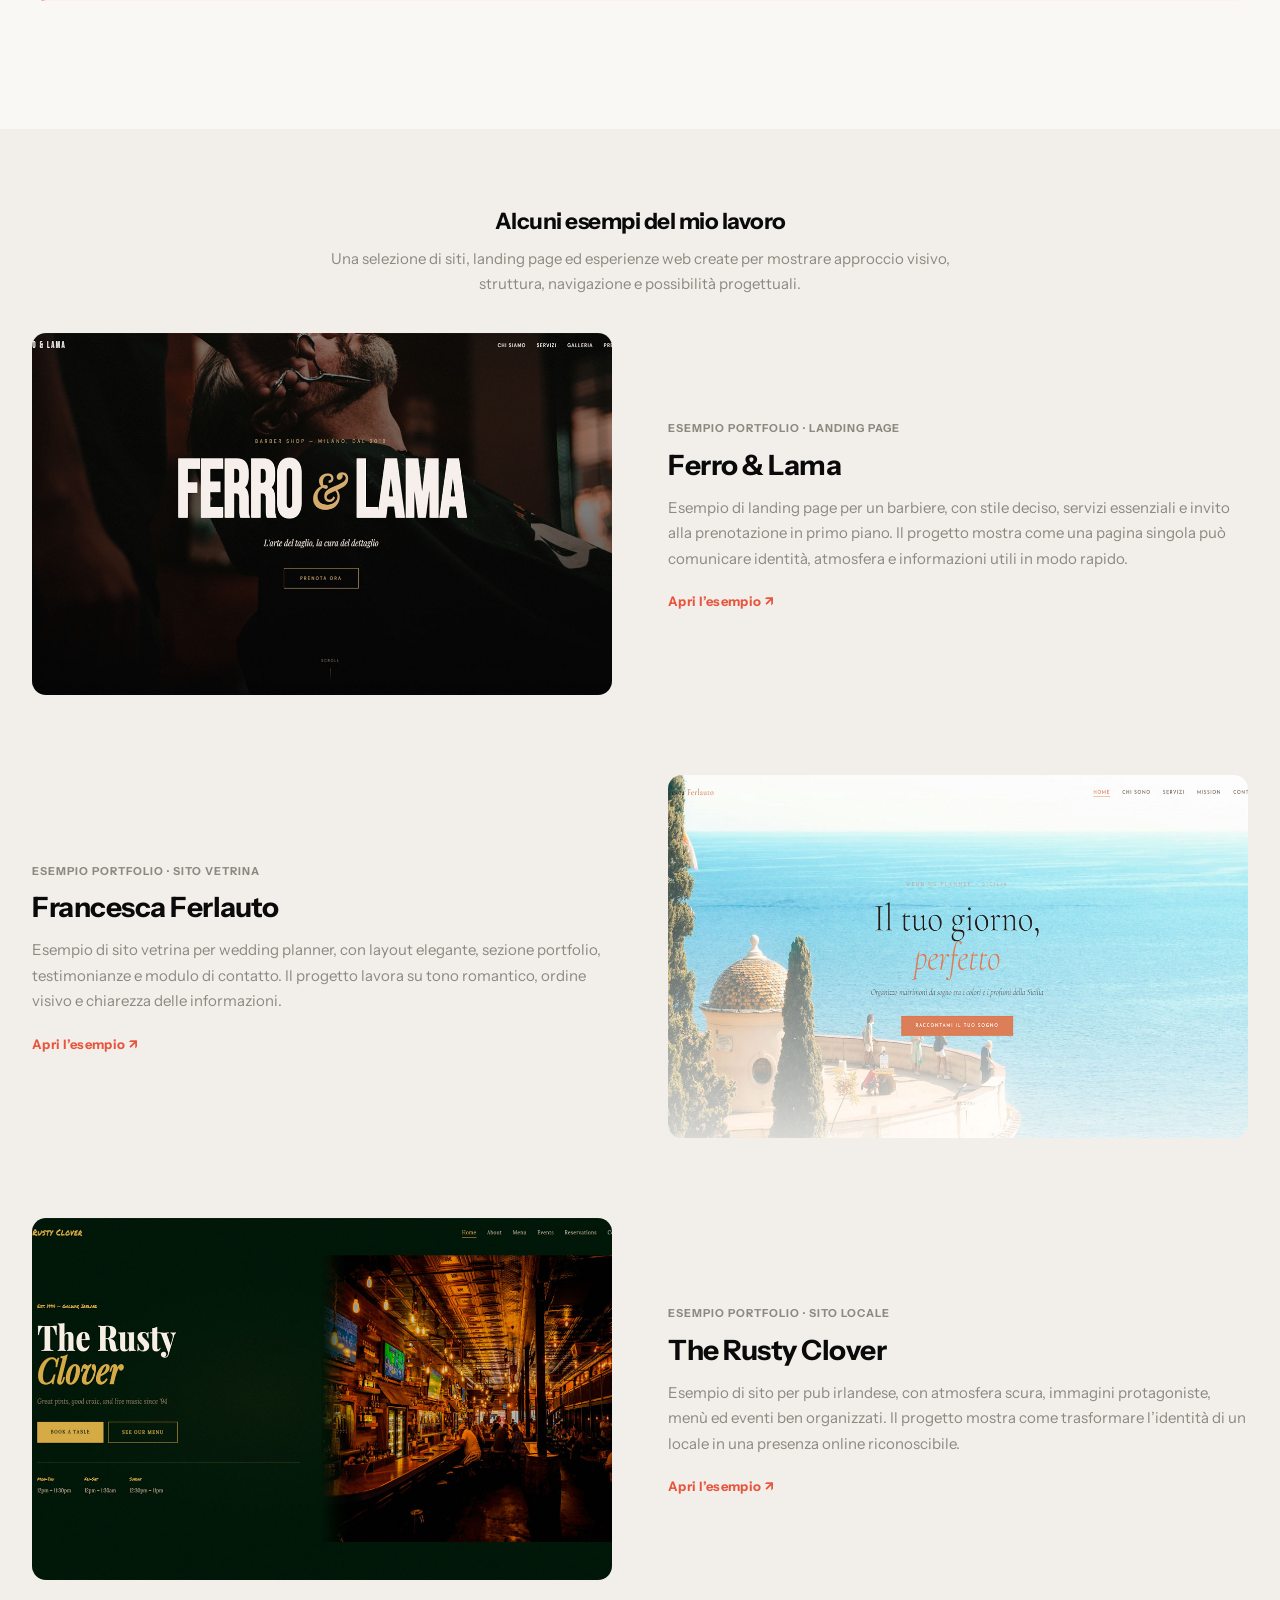
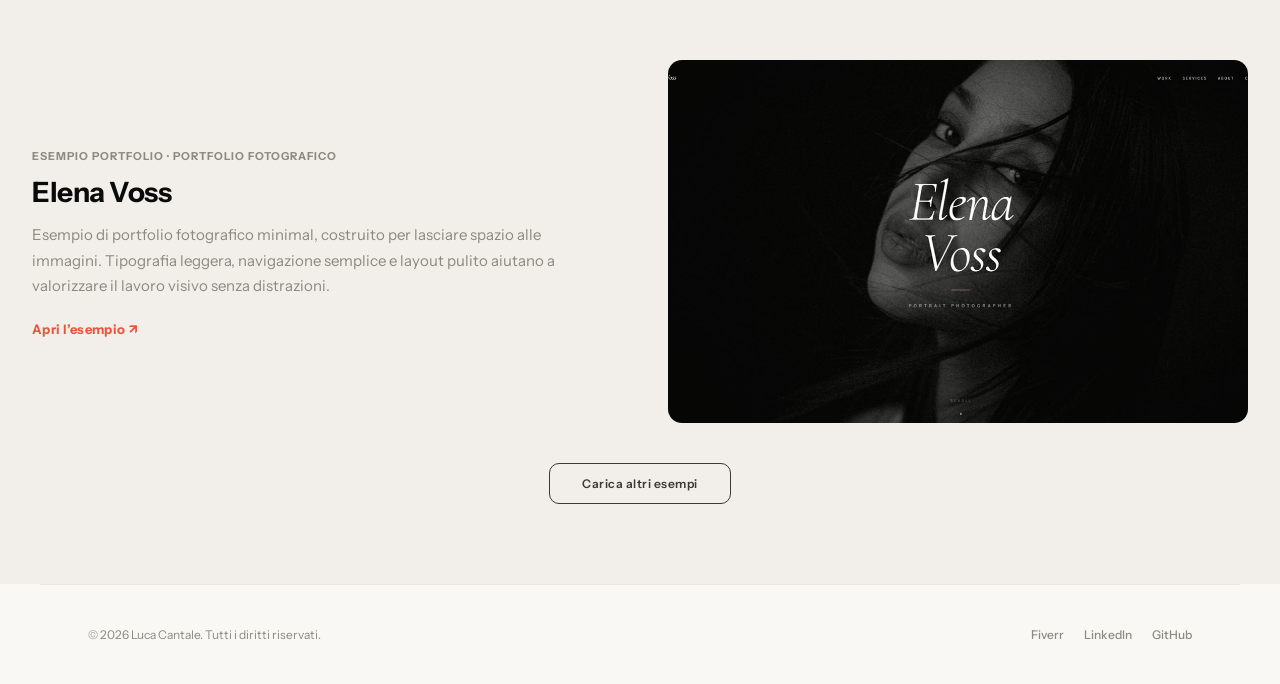
<file: pages/siti-web.html>
<!DOCTYPE html>

<html lang="it">
<head>
  <meta charset="UTF-8">
  <meta name="viewport" content="width=device-width, initial-scale=1.0">
  <title>Siti web professionali, landing page ed e-commerce | Luca Cantale</title>
  <meta name="description" content="Realizzo siti web professionali, landing page, e-commerce e progetti WordPress su misura per aziende, attività locali e professionisti.">
  <meta name="robots" content="index, follow, max-image-preview:large">
  <meta name="author" content="Luca Cantale">
  <link rel="canonical" href="https://lucacantale.it/pages/siti-web.html">
  <meta name="theme-color" content="#111111">
  <link rel="icon" href="../favicon.svg" type="image/svg+xml">
  <meta property="og:locale" content="it_IT">
  <meta property="og:type" content="website">
  <meta property="og:site_name" content="Luca Cantale Portfolio">
  <meta property="og:title" content="Siti web professionali, landing page ed e-commerce | Luca Cantale">
  <meta property="og:description" content="Realizzo siti web professionali, landing page, e-commerce e progetti WordPress su misura per aziende, attività locali e professionisti.">
  <meta property="og:url" content="https://lucacantale.it/pages/siti-web.html">
  <meta property="og:image" content="https://lucacantale.it/img/og-luca-cantale.png">
  <meta property="og:image:width" content="1200">
  <meta property="og:image:height" content="630">
  <meta property="og:image:alt" content="Siti web professionali, landing page ed e-commerce">
  <meta name="twitter:card" content="summary_large_image">
  <meta name="twitter:title" content="Siti web professionali, landing page ed e-commerce | Luca Cantale">
  <meta name="twitter:description" content="Realizzo siti web professionali, landing page, e-commerce e progetti WordPress su misura per aziende, attività locali e professionisti.">
  <meta name="twitter:image" content="https://lucacantale.it/img/og-luca-cantale.png">
  <script type="application/ld+json">
{
  "@context": "https://schema.org",
  "@graph": [
    {
      "@type": "WebPage",
      "@id": "https://lucacantale.it/pages/siti-web.html#webpage",
      "url": "https://lucacantale.it/pages/siti-web.html",
      "name": "Siti web professionali, landing page ed e-commerce | Luca Cantale",
      "description": "Realizzo siti web professionali, landing page, e-commerce e progetti WordPress su misura per aziende, attività locali e professionisti.",
      "isPartOf": {
        "@id": "https://lucacantale.it/#website"
      },
      "about": {
        "@id": "https://lucacantale.it/pages/siti-web.html#service"
      },
      "inLanguage": "it-IT"
    },
    {
      "@type": "Service",
      "@id": "https://lucacantale.it/pages/siti-web.html#service",
      "name": "Siti web professionali",
      "description": "Progettazione e realizzazione di siti web, landing page, e-commerce e soluzioni web su misura.",
      "serviceType": "Siti web professionali",
      "provider": {
        "@type": "ProfessionalService",
        "@id": "https://lucacantale.it/#business",
        "name": "Luca Cantale",
        "url": "https://lucacantale.it/",
        "email": "info@lucacantale.it",
        "telephone": "+393270616103"
      },
      "areaServed": [
        "Italia",
        "Europa"
      ]
    },
    {
      "@type": "BreadcrumbList",
      "@id": "https://lucacantale.it/pages/siti-web.html#breadcrumb",
      "itemListElement": [
        {
          "@type": "ListItem",
          "position": 1,
          "name": "Home",
          "item": "https://lucacantale.it/"
        },
        {
          "@type": "ListItem",
          "position": 2,
          "name": "Siti web professionali",
          "item": "https://lucacantale.it/pages/siti-web.html"
        }
      ]
    }
  ]
}
  </script>
  <link rel="stylesheet" href="../css/style.css">
</head>
<body>
<a class="skip-link" data-de="Zum Hauptinhalt springen" data-en="Skip to main content" data-fr="Aller au contenu principal" data-it="Salta al contenuto principale" href="#main-content">Salta al contenuto principale</a>
<nav aria-label="Menu principale" class="nav" id="nav">
<a class="nav-name" href="../index.html">Luca Cantale</a>
<ul class="nav-links">
<li><a data-de="Home" data-en="Home" data-fr="Accueil" data-it="Home" href="../index.html">Home</a></li>
<li class="nav-dropdown">
<button aria-controls="developmentMenu" aria-expanded="false" aria-haspopup="true" class="nav-dropdown-toggle" data-de="Entwicklung" data-en="Development" data-fr="Développement" data-it="Development" type="button">Development</button>
<div class="nav-dropdown-menu" id="developmentMenu">
<a data-de="Webseiten" data-en="Websites" data-fr="Sites web" data-it="Siti Web" href="siti-web.html">Siti Web</a>
<a data-de="Web-Apps" data-en="Web Apps" data-fr="Applications web" data-it="Applicazioni Web" href="applicazioni-web.html">Applicazioni Web</a>
<a data-de="eBay-Vorlagen" data-en="eBay Templates" data-fr="Modèles eBay" data-it="Template eBay" href="template-ebay.html">Template eBay</a>
</div>
</li>
<li class="nav-dropdown">
<button aria-controls="designMenu" aria-expanded="false" aria-haspopup="true" class="nav-dropdown-toggle" data-de="Design" data-en="Design" data-fr="Design" data-it="Design" type="button">Design</button>
<div class="nav-dropdown-menu" id="designMenu">
<a data-de="Logo-Design" data-en="Logo Design" data-fr="Logo design" data-it="Logo Design" href="design-logo.html">Logo Design</a>
<a data-de="Markenidentität" data-en="Brand Identity" data-fr="Identité de marque" data-it="Brand Identity" href="design-brand.html">Brand Identity</a>
<a data-de="Editorialdesign" data-en="Editorial Design" data-fr="Design éditorial" data-it="Grafica Editoriale" href="design-editoriale.html">Grafica Editoriale</a>
<a data-de="Werbegrafik" data-en="Advertising Design" data-fr="Graphisme publicitaire" data-it="Grafica Pubblicitaria" href="design-pubblicitaria.html">Grafica Pubblicitaria</a>
<a data-de="Unternehmens-Gadgets" data-en="Corporate Gadgets" data-fr="Goodies d'entreprise" data-it="Gadget Aziendali" href="design-gadget.html">Gadget Aziendali</a>
</div>
</li>
</ul>
<div class="nav-right">
<div aria-label="Selezione lingua" class="lang-switch" role="group">
<button aria-pressed="true" class="lang-btn active" data-lang="it" onclick="setLang('it')" type="button">IT</button>
<button aria-pressed="false" class="lang-btn" data-lang="en" onclick="setLang('en')" type="button">EN</button>
<button aria-pressed="false" class="lang-btn" data-lang="de" onclick="setLang('de')" type="button">DE</button>
<button aria-pressed="false" class="lang-btn" data-lang="fr" onclick="setLang('fr')" type="button">FR</button>
</div>
<button aria-controls="mobileMenu" aria-expanded="false" aria-label="Apri menu" class="hamburger" id="hamburger" onclick="toggleMobile()" type="button"><span></span><span></span><span></span></button>
</div>
</nav>
<div aria-hidden="true" aria-label="Menu mobile" aria-modal="true" class="mobile-menu" id="mobileMenu" role="dialog">
<a class="mobile-link" data-de="Home" data-en="Home" data-fr="Accueil" data-it="Home" href="../index.html" onclick="closeMobile()">Home</a>
<details class="mobile-dropdown">
<summary><span data-de="Entwicklung" data-en="Development" data-fr="Développement" data-it="Development">Development</span></summary>
<div class="mobile-dropdown-menu">
<a class="mobile-sub-link" data-de="Webseiten" data-en="Websites" data-fr="Sites web" data-it="Siti Web" href="siti-web.html" onclick="closeMobile()">Siti Web</a>
<a class="mobile-sub-link" data-de="Web-Apps" data-en="Web Apps" data-fr="Applications web" data-it="Applicazioni Web" href="applicazioni-web.html" onclick="closeMobile()">Applicazioni Web</a>
<a class="mobile-sub-link" data-de="eBay-Vorlagen" data-en="eBay Templates" data-fr="Modèles eBay" data-it="Template eBay" href="template-ebay.html" onclick="closeMobile()">Template eBay</a>
</div>
</details>
<details class="mobile-dropdown">
<summary><span data-de="Design" data-en="Design" data-fr="Design" data-it="Design">Design</span></summary>
<div class="mobile-dropdown-menu">
<a class="mobile-sub-link" data-de="Logo-Design" data-en="Logo Design" data-fr="Logo design" data-it="Logo Design" href="design-logo.html" onclick="closeMobile()">Logo Design</a>
<a class="mobile-sub-link" data-de="Markenidentität" data-en="Brand Identity" data-fr="Identité de marque" data-it="Brand Identity" href="design-brand.html" onclick="closeMobile()">Brand Identity</a>
<a class="mobile-sub-link" data-de="Editorialdesign" data-en="Editorial Design" data-fr="Design éditorial" data-it="Grafica Editoriale" href="design-editoriale.html" onclick="closeMobile()">Grafica Editoriale</a>
<a class="mobile-sub-link" data-de="Werbegrafik" data-en="Advertising Design" data-fr="Graphisme publicitaire" data-it="Grafica Pubblicitaria" href="design-pubblicitaria.html" onclick="closeMobile()">Grafica Pubblicitaria</a>
<a class="mobile-sub-link" data-de="Unternehmens-Gadgets" data-en="Corporate Gadgets" data-fr="Goodies d'entreprise" data-it="Gadget Aziendali" href="design-gadget.html" onclick="closeMobile()">Gadget Aziendali</a>
</div>
</details>
<div aria-label="Opzioni rapide mobile" class="mobile-menu-tools">
<div aria-label="Selezione lingua" class="lang-switch lang-switch-mobile" role="group">
<button aria-pressed="true" class="lang-btn active" data-lang="it" onclick="setLang('it')" type="button">IT</button>
<button aria-pressed="false" class="lang-btn" data-lang="en" onclick="setLang('en')" type="button">EN</button>
<button aria-pressed="false" class="lang-btn" data-lang="de" onclick="setLang('de')" type="button">DE</button>
<button aria-pressed="false" class="lang-btn" data-lang="fr" onclick="setLang('fr')" type="button">FR</button>
</div>
</div>
</div>
<main id="main-content" tabindex="-1">
<section class="srv-hero srv-hero-split">
<div class="srv-hero-text">
<a class="back-link" data-de="← Zurück zu den Leistungen" data-en="← Back to services" data-fr="← Retour aux services" data-it="← Torna ai servizi" href="../index.html#development">← Torna ai servizi</a>
<h1 data-de="Websites&lt;br&gt;nach Maß" data-en="Custom&lt;br&gt;websites" data-fr="Sites web&lt;br&gt;sur mesure" data-it="Siti web&lt;br&gt;su misura">Siti web<br/>su misura</h1>
<p class="srv-desc" data-de="Ich erstelle professionelle Websites für Unternehmen, lokale Betriebe und Selbstständige, die sich online klar, modern und glaubwürdig präsentieren möchten." data-en="I create professional websites for companies, local businesses and professionals who want to present themselves online in a clear, modern and credible way." data-fr="Je crée des sites web professionnels pour entreprises, activités locales et indépendants qui veulent se présenter en ligne de façon claire, moderne et crédible." data-it="Realizzo siti web professionali per aziende, attività e professionisti che vogliono presentarsi online in modo chiaro, moderno e credibile.">Realizzo siti web professionali per aziende, attività e professionisti che vogliono presentarsi online in modo chiaro, moderno e credibile.</p><p class="srv-desc srv-desc-extra" data-de="Jedes Projekt wird rund um Ihre Identität, Ihre Inhalte und die konkreten Ziele der Website aufgebaut: ein Unternehmen vorstellen, Anfragen erhalten, Produkte verkaufen, eine Dienstleistung bewerben oder eine klarere und wiedererkennbare digitale Präsenz schaffen." data-en="Each project is built around your identity, content and real goals: presenting a business, collecting enquiries, selling products, promoting a service or creating a more organised and recognisable digital presence." data-fr="Chaque projet est construit autour de votre identité, de vos contenus et des objectifs réels du site : présenter une activité, recevoir des demandes, vendre des produits, promouvoir un service ou créer une présence digitale plus structurée et reconnaissable." data-it="Ogni progetto viene costruito intorno alla tua identità, ai tuoi contenuti e agli obiettivi reali del sito: raccontare un’attività, ricevere contatti, vendere prodotti, promuovere un servizio o creare una presenza digitale più ordinata e riconoscibile.">Ogni progetto viene costruito intorno alla tua identità, ai tuoi contenuti e agli obiettivi reali del sito: raccontare un’attività, ricevere contatti, vendere prodotti, promuovere un servizio o creare una presenza digitale più ordinata e riconoscibile.</p>
<div class="srv-tags">
<span class="srv-tag" data-de="Individuelles Design" data-en="Custom design" data-fr="Design personnalisé" data-it="Design custom">Design custom</span>
<span class="srv-tag" data-de="Responsive" data-en="Responsive" data-fr="Responsive" data-it="Responsive">Responsive</span>
<span class="srv-tag" data-de="E-Commerce" data-en="E-commerce" data-fr="E-commerce" data-it="E-commerce">E-commerce</span>
<span class="srv-tag" data-de="SEO-ready" data-en="SEO ready" data-fr="SEO ready" data-it="SEO ready">SEO ready</span>
<span class="srv-tag" data-de="Mehrsprachig" data-en="Multilingual" data-fr="Multilingue" data-it="Multilingua">Multilingua</span>
</div>
</div>
<div class="srv-hero-img">
<img alt="Siti web professionali realizzati su misura" decoding="async" loading="lazy" src="../img/services/siti-web-cover.png"/>
</div>
</section>
<!-- TIPOLOGIE -->
<section class="srv-section no-margin-top">
<div class="srv-head reveal">
<h2 data-de="Arten von Websites" data-en="Types of website" data-fr="Types de sites web" data-it="Tipologie di sito">Tipologie di sito</h2>
<p data-de="Jede Website hat eine andere Funktion. Deshalb werden Struktur, Seitenanzahl und Stil danach ausgewählt, was die Website vermitteln soll und welches Ergebnis Sie erreichen möchten." data-en="Every website has a different purpose. That is why structure, number of pages and visual style are chosen according to what the site needs to communicate and the result you want to achieve." data-fr="Chaque site a une fonction différente. C’est pourquoi la structure, le nombre de pages et le style sont choisis selon ce que le site doit communiquer et le résultat que vous souhaitez obtenir." data-it="Ogni sito ha una funzione diversa. Per questo scelgo struttura, numero di pagine e stile in base a ciò che deve comunicare e al tipo di risultato che vuoi ottenere.">Ogni sito ha una funzione diversa. Per questo scelgo struttura, numero di pagine e stile in base a ciò che deve comunicare e al tipo di risultato che vuoi ottenere.</p>
</div>
<div class="srv-grid-2 reveal">
<div class="info-box">
<h3 data-de="Landingpage" data-en="Landing page" data-fr="Landing page" data-it="Landing page" style="margin-bottom:10px;">Landing page</h3>
<p data-de="Eine einzelne Seite, die auf ein klares Ziel ausgerichtet ist: eine Dienstleistung vorstellen, ein Produkt bewerben, Anfragen sammeln oder Nutzer zu einer Aktion führen. Sie ist direkt, reduziert und ohne unnötige Ablenkungen aufgebaut." data-en="A single page designed around one specific goal: presenting a service, promoting a product, collecting enquiries or guiding users towards an action. It is direct, essential and built to keep navigation focused." data-fr="Une page unique pensée pour un objectif précis : présenter un service, promouvoir un produit, recevoir des demandes ou guider l’utilisateur vers une action. Elle est directe, essentielle et conçue pour éviter les distractions." data-it="Una pagina singola pensata per un obiettivo preciso: presentare un servizio, promuovere un prodotto, raccogliere richieste o portare l’utente a compiere un’azione. È diretta, essenziale e costruita per guidare la navigazione senza distrazioni.">Una pagina singola pensata per un obiettivo preciso: presentare un servizio, promuovere un prodotto, raccogliere richieste o portare l’utente a compiere un’azione. È diretta, essenziale e costruita per guidare la navigazione senza distrazioni.</p>
</div>
<div class="info-box">
<h3 data-de="Unternehmenswebsite" data-en="Business website" data-fr="Site vitrine" data-it="Sito vetrina" style="margin-bottom:10px;">Sito vetrina</h3>
<p data-de="Die ideale Lösung, um ein Unternehmen vorzustellen, Leistungen zu zeigen, das Team zu präsentieren und einen klaren Kontaktpunkt anzubieten. Geeignet für Selbstständige, Unternehmen, Studios, Geschäfte und lokale Betriebe, die online mit einem gepflegten Auftritt gefunden werden möchten." data-en="The ideal solution to present a business, showcase services, introduce the team and offer a clear contact point. It suits professionals, companies, studios, shops and local businesses that want to be found online with a polished image." data-fr="La solution idéale pour présenter une activité, montrer des services, introduire l’équipe et offrir un point de contact clair. Elle convient aux indépendants, entreprises, studios, boutiques et activités locales qui veulent être trouvés en ligne avec une image soignée." data-it="La soluzione ideale per raccontare un’attività, mostrare servizi, presentare il team e offrire un punto di contatto chiaro. È adatto a professionisti, aziende, studi, negozi e attività locali che vogliono essere trovati online con un’immagine curata.">La soluzione ideale per raccontare un’attività, mostrare servizi, presentare il team e offrire un punto di contatto chiaro. È adatto a professionisti, aziende, studi, negozi e attività locali che vogliono essere trovati online con un’immagine curata.</p>
</div>
<div class="info-box">
<h3 data-de="Mehrseitige Website" data-en="Multi-page website" data-fr="Site multi-pages" data-it="Sito multi-pagina" style="margin-bottom:10px;">Sito multi-pagina</h3>
<p data-de="Eine umfangreichere Struktur für mehrere Leistungen, Informationsbereiche, Artikel, eigene Sektionen oder Inhalte, die tiefer organisiert werden müssen. Sie eignet sich für komplexere Projekte, die einen stabilen und gut gegliederten Online-Auftritt benötigen." data-en="A more complete structure for those with several services, information areas, articles, dedicated sections or content that needs to be organised in greater depth. It is suitable for more structured businesses that need a solid and well-distributed online presence." data-fr="Une structure plus complète pour les activités avec plusieurs services, espaces d’information, articles, sections dédiées ou contenus à organiser avec plus de profondeur. Elle convient aux projets plus structurés qui ont besoin d’une présence en ligne solide et bien répartie." data-it="Una struttura più completa per chi ha diversi servizi, aree informative, articoli, sezioni dedicate o contenuti da organizzare con maggiore profondità. È indicato per realtà più articolate che hanno bisogno di una presenza online solida e ben distribuita.">Una struttura più completa per chi ha diversi servizi, aree informative, articoli, sezioni dedicate o contenuti da organizzare con maggiore profondità. È indicato per realtà più articolate che hanno bisogno di una presenza online solida e ben distribuita.</p>
</div>
<div class="info-box">
<h3 data-de="Onepager" data-en="One-page" data-fr="One-page" data-it="One-page" style="margin-bottom:10px;">One-page</h3>
<p data-de="Eine kompakte Website auf einer einzigen scrollbaren Seite, ideal für Portfolios, Events, persönliche Projekte, Produkteinführungen oder schlanke Präsentationen. Sie funktioniert besonders gut, wenn die Botschaft schnell, visuell und unmittelbar ankommen soll." data-en="A compact scrolling website on a single page, perfect for portfolios, events, personal projects, product launches or streamlined presentations. It works well when the message needs to be quick, visual and immediate." data-fr="Un site compact en une seule page déroulante, parfait pour portfolios, événements, projets personnels, lancements de produit ou présentations synthétiques. Il fonctionne bien quand le message doit être rapide, visuel et immédiat." data-it="Un sito compatto in un’unica pagina a scorrimento, perfetto per portfolio, eventi, progetti personali, lanci di prodotto o presentazioni snelle. Funziona bene quando il messaggio deve arrivare in modo rapido, visivo e immediato.">Un sito compatto in un’unica pagina a scorrimento, perfetto per portfolio, eventi, progetti personali, lanci di prodotto o presentazioni snelle. Funziona bene quando il messaggio deve arrivare in modo rapido, visivo e immediato.</p>
</div>
<div class="info-box" style="grid-column: 1 / -1;">
<h3 data-de="E-Commerce" data-en="E-commerce" data-fr="E-commerce" data-it="E-commerce" style="margin-bottom:10px;">E-commerce</h3>
<p data-de="Ein Online-Shop zum Verkaufen von Produkten und zur Verwaltung von Katalog, Varianten, Warenkorb, Checkout und Zahlungen. Ich gestalte ihn mit Fokus auf Navigation, klare Produktseiten und ein verständliches Einkaufserlebnis." data-en="An online store for selling products and managing catalogue, variants, cart, checkout and payments. I design it with attention to navigation, product page clarity and the purchasing experience." data-fr="Une boutique en ligne pour vendre des produits et gérer catalogue, variantes, panier, paiement et checkout. Je la conçois avec attention à la navigation, à la clarté des fiches produit et à l’expérience d’achat." data-it="Un negozio online per vendere prodotti, gestire catalogo, varianti, carrello, checkout e pagamenti. Lo progetto con attenzione alla navigazione, alla chiarezza delle schede prodotto e all’esperienza d’acquisto.">Un negozio online per vendere prodotti, gestire catalogo, varianti, carrello, checkout e pagamenti. Lo progetto con attenzione alla navigazione, alla chiarezza delle schede prodotto e all’esperienza d’acquisto.</p>
</div>
</div>
</section>
<!-- PROCESSO -->
<section class="srv-section-alt">
<div class="srv-inner">
<div class="srv-head reveal">
<h2 data-de="Wie ich arbeite" data-en="How I work" data-fr="Ma méthode de travail" data-it="Come lavoro">Come lavoro</h2>
<p data-de="Eine wirksame Website entsteht durch einen klaren Prozess. Zuerst verstehe ich, was Sie wirklich brauchen, dann definiere ich Struktur, Inhalte, Stil und Funktionen, damit jede Phase von Anfang an nachvollziehbar ist." data-en="An effective website starts with an organised process. First I understand what you really need, then I define structure, content, style and features so every stage is clear from the beginning." data-fr="Un site efficace naît d’un processus organisé. Je commence par comprendre ce dont vous avez vraiment besoin, puis je définis structure, contenus, style et fonctionnalités afin que chaque étape soit claire dès le départ." data-it="Un sito efficace nasce da un processo ordinato. Prima capisco cosa ti serve davvero, poi definisco struttura, contenuti, stile e funzionalità, così ogni fase è chiara fin dall’inizio.">Un sito efficace nasce da un processo ordinato. Prima capisco cosa ti serve davvero, poi definisco struttura, contenuti, stile e funzionalità, così ogni fase è chiara fin dall’inizio.</p>
</div>
<div class="process-steps">
<div class="process-step reveal">
<div class="process-num">01</div>
<h3 data-de="Briefing" data-en="Brief" data-fr="Brief" data-it="Brief">Brief</h3>
<p data-de="Wir analysieren gemeinsam Ziele, Zielgruppe, Inhalte, visuelle Referenzen und notwendige Funktionen. Daraus entsteht ein klares Angebot mit Zeitrahmen und Projekt­richtung." data-en="We analyse goals, audience, content, visual references and required features together. This stage leads to a clear proposal with timeline and project direction." data-fr="Nous analysons ensemble objectifs, public, contenus, références visuelles et fonctionnalités nécessaires. Cette étape permet de définir une proposition claire avec délais et direction du projet." data-it="Analizziamo insieme obiettivi, pubblico, contenuti, riferimenti visivi e funzionalità necessarie. Da questa fase nasce una proposta chiara, con tempi e direzione del progetto.">Analizziamo insieme obiettivi, pubblico, contenuti, riferimenti visivi e funzionalità necessarie. Da questa fase nasce una proposta chiara, con tempi e direzione del progetto.</p>
</div>
<div class="process-step reveal">
<div class="process-num">02</div>
<h3 data-de="Design" data-en="Design" data-fr="Design" data-it="Design">Design</h3>
<p data-de="Ich entwickle eine visuelle Struktur, die zu Ihrem Unternehmen passt, mit Fokus auf Layout, Inhalts­hierarchie, Lesbarkeit und Navigation. Die Website soll gut aussehen, vor allem aber klar und einfach nutzbar sein." data-en="I create a visual structure consistent with your business, working on layout, content hierarchy, readability and navigation. The website must look good, but above all it must be clear and easy to use." data-fr="Je crée une structure visuelle cohérente avec votre activité, en travaillant sur la mise en page, la hiérarchie des contenus, la lisibilité et la navigation. Le site doit être beau, mais surtout clair et simple à utiliser." data-it="Creo una struttura visiva coerente con la tua attività, lavorando su layout, gerarchia dei contenuti, leggibilità e navigazione. Il sito deve essere bello, ma soprattutto chiaro e semplice da usare.">Creo una struttura visiva coerente con la tua attività, lavorando su layout, gerarchia dei contenuti, leggibilità e navigazione. Il sito deve essere bello, ma soprattutto chiaro e semplice da usare.</p>
</div>
<div class="process-step reveal">
<div class="process-num">03</div>
<h3 data-de="Entwicklung" data-en="Development" data-fr="Développement" data-it="Sviluppo">Sviluppo</h3>
<p data-de="Sobald die visuelle Richtung feststeht, geht es an die technische Umsetzung. Die Website wird so entwickelt, dass sie auf Desktop, Tablet und Smartphone zuverlässig funktioniert – mit Blick auf Geschwindigkeit, Struktur und Stabilität." data-en="Once the visual direction is defined, I move on to the technical build. The website is developed to work properly on desktop, tablet and smartphone, with attention to speed, order and stability." data-fr="Une fois la direction graphique définie, je passe à la réalisation technique. Le site est construit pour fonctionner correctement sur ordinateur, tablette et smartphone, avec attention à la vitesse, à l’ordre et à la stabilité." data-it="Una volta definita la direzione grafica, passo alla realizzazione tecnica. Il sito viene costruito per funzionare correttamente su desktop, tablet e smartphone, con attenzione a velocità, ordine e stabilità.">Una volta definita la direzione grafica, passo alla realizzazione tecnica. Il sito viene costruito per funzionare correttamente su desktop, tablet e smartphone, con attenzione a velocità, ordine e stabilità.</p>
</div>
<div class="process-step reveal">
<div class="process-num">04</div>
<h3 data-de="Online" data-en="Online" data-fr="En ligne" data-it="Online">Online</h3>
<p data-de="Nach den finalen Tests wird die Website auf der gewählten Domain veröffentlicht. Ich kann auch bei technischen Einstellungen, abschließenden Kontrollen und kleinen Anpassungen nach dem Launch unterstützen." data-en="After final testing, the website is published on the chosen domain. I can also help with technical configuration, final checks and small adjustments after launch." data-fr="Après les tests finaux, le site est publié sur le domaine choisi. Je peux aussi vous aider avec les configurations techniques, les derniers contrôles et de petites interventions après la mise en ligne." data-it="Dopo i test finali, il sito viene pubblicato sul dominio scelto. Posso aiutarti anche con configurazioni tecniche, controlli finali e piccoli interventi dopo la messa online.">Dopo i test finali, il sito viene pubblicato sul dominio scelto. Posso aiutarti anche con configurazioni tecniche, controlli finali e piccoli interventi dopo la messa online.</p>
</div>
</div>
</div>
</section>
<!-- COSA INCLUDE -->
<section class="srv-section small-margin-top">
<div class="srv-head reveal">
<h2 data-de="Was enthalten ist" data-en="What is included" data-fr="Ce qui est inclus" data-it="Cosa è incluso">Cosa è incluso</h2>
<p data-de="Jede Website wird vollständig, funktionsfähig und einsatzbereit übergeben. Ziel ist ein klares, sorgfältig umgesetztes und wirklich nützliches Werkzeug für Ihr Unternehmen." data-en="Every website is delivered complete, working and ready to use. The goal is to give you a clear, well-finished and truly useful tool for your business." data-fr="Chaque site est livré complet, fonctionnel et prêt à être utilisé. L’objectif est de vous fournir un outil clair, soigné et réellement utile pour votre activité." data-it="Ogni sito viene consegnato completo, funzionante e pronto per essere utilizzato. L’obiettivo è darti uno strumento chiaro, curato e realmente utile per la tua attività.">Ogni sito viene consegnato completo, funzionante e pronto per essere utilizzato. L’obiettivo è darti uno strumento chiaro, curato e realmente utile per la tua attività.</p>
</div>
<div class="srv-included-grid">
<div class="srv-included-item reveal">
<span class="check">✓</span>
<div><strong data-de="Individuelles Design" data-en="Custom design" data-fr="Design personnalisé" data-it="Design custom">Design custom</strong><span data-de="Auf Ihr Unternehmen abgestimmt, nicht auf eine beliebige Struktur ohne klares Konzept." data-en="Built around your business, not on a generic structure adapted without care." data-fr="Construit autour de votre activité, et non sur une structure générique adaptée sans logique." data-it="Sulla tua attività, non su una struttura generica adattata senza criterio.">Sulla tua attività, non su una struttura generica adattata senza criterio.</span></div>
</div>
<div class="srv-included-item reveal">
<span class="check">✓</span>
<div><strong data-de="Responsive" data-en="Responsive" data-fr="Responsive" data-it="Responsive">Responsive</strong><span data-de="Vor der Übergabe auf Smartphone, Tablet und Desktop getestet." data-en="Tested on mobile, tablet and desktop before delivery." data-fr="Testé sur mobile, tablette et ordinateur avant la livraison." data-it="Testato su mobile, tablet e desktop prima della consegna.">Testato su mobile, tablet e desktop prima della consegna.</span></div>
</div>
<div class="srv-included-item reveal">
<span class="check">✓</span>
<div><strong data-de="SEO" data-en="SEO" data-fr="SEO" data-it="SEO">SEO</strong><span data-de="Geordnete Struktur, gut lesbare Inhalte und eine Grundlage, die für Indexierung geeignet ist." data-en="Organised structure, readable content and a setup suitable for indexing." data-fr="Structure organisée, contenus lisibles et configuration adaptée à l’indexation." data-it="Struttura ordinata, contenuti leggibili e impostazione adatta all’indicizzazione.">Struttura ordinata, contenuti leggibili e impostazione adatta all’indicizzazione.</span></div>
</div>
<div class="srv-included-item reveal">
<span class="check">✓</span>
<div><strong data-de="Kontaktformular" data-en="Contact form" data-fr="Formulaire de contact" data-it="Form di contatto">Form di contatto</strong><span data-de="Mit Ihrer E-Mail-Adresse eingerichtet und bereit, Anfragen zu empfangen." data-en="Configured with your email and ready to receive enquiries." data-fr="Configuré avec votre adresse e-mail et prêt à recevoir des demandes." data-it="Configurato con la tua email e pronto a ricevere richieste.">Configurato con la tua email e pronto a ricevere richieste.</span></div>
</div>
<div class="srv-included-item reveal">
<span class="check">✓</span>
<div><strong data-de="Mehrsprachig" data-en="Multilingual" data-fr="Multilingue" data-it="Multilingua">Multilingua</strong><span data-de="Mehrsprachige Versionen sind möglich, wenn Ihre Zielgruppe es erfordert." data-en="Possibility to create versions in multiple languages if your audience requires it." data-fr="Possibilité de créer des versions en plusieurs langues si votre public le demande." data-it="Possibilità di realizzare versioni in più lingue, se il tuo pubblico lo richiede.">Possibilità di realizzare versioni in più lingue, se il tuo pubblico lo richiede.</span></div>
</div>
<div class="srv-included-item reveal">
<span class="check">✓</span>
<div><strong data-de="Vereinbarte Korrekturen" data-en="Agreed revisions" data-fr="Révisions convenues" data-it="Revisioni concordate">Revisioni concordate</strong><span data-de="Korrekturrunden, die je nach Projekt und Angebot festgelegt werden." data-en="Revision rounds defined according to the project and the quote." data-fr="Cycles de modifications définis selon le projet et le devis." data-it="Giri di modifica definiti in base al progetto e al preventivo.">Giri di modifica definiti in base al progetto e al preventivo.</span></div>
</div>
<div class="srv-included-item reveal">
<span class="check">✓</span>
<div><strong data-de="Online-Veröffentlichung" data-en="Online publication" data-fr="Mise en ligne" data-it="Pubblicazione online">Pubblicazione online</strong><span data-de="Unterstützung bei der Veröffentlichung und den wichtigsten technischen Kontrollen." data-en="Support with launch and the main technical checks." data-fr="Accompagnement pour la mise en ligne et les principaux contrôles techniques." data-it="Supporto alla messa online e ai controlli tecnici principali.">Supporto alla messa online e ai controlli tecnici principali.</span></div>
</div>
<div class="srv-included-item reveal">
<span class="check">✓</span>
<div><strong data-de="Support nach dem Launch" data-en="Post-launch support" data-fr="Assistance après lancement" data-it="Assistenza post-lancio">Assistenza post-lancio</strong><span data-de="Kleine Korrekturen und Anpassungen nach der Veröffentlichung, je nach Vereinbarung." data-en="Small fixes and adjustments after publication, according to what has been agreed." data-fr="Petites corrections et ajustements après la publication, selon ce qui a été convenu." data-it="Piccoli fix e ritocchi dopo la pubblicazione, secondo quanto concordato.">Piccoli fix e ritocchi dopo la pubblicazione, secondo quanto concordato.</span></div>
</div>
<div class="srv-included-item reveal">
<span class="check">✓</span>
<div><strong data-de="Übergabe der Zugänge" data-en="Access handover" data-fr="Remise des accès" data-it="Consegna accessi">Consegna accessi</strong><span data-de="Dateien, Zugangsdaten und Informationen, die zur Verwaltung der Website nötig sind." data-en="Files, credentials and information needed to manage the website." data-fr="Fichiers, identifiants et informations nécessaires pour gérer le site." data-it="File, credenziali e informazioni necessarie per gestire il sito.">File, credenziali e informazioni necessarie per gestire il sito.</span></div>
</div>
</div>
</section>
<!-- TECNOLOGIE + HOSTING -->
<section class="srv-section-alt">
<div class="srv-inner">
<div class="srv-head reveal">
<h2 data-de="Technik und Verwaltung" data-en="Technology and management" data-fr="Technologies et gestion" data-it="Tecnologie e gestione">Tecnologie e gestione</h2>
<p data-de="Die technische Lösung hängt von der Art der Website, dem Budget, der späteren Verwaltung und dem gewünschten Maß an Eigenständigkeit nach der Übergabe ab." data-en="The technical choice depends on the type of website, the budget, future management and the level of autonomy you want after delivery." data-fr="Le choix technique dépend du type de site, du budget, de la gestion future et du niveau d’autonomie souhaité après la livraison." data-it="La scelta tecnica dipende dal tipo di sito, dal budget, dalla gestione futura e dal livello di autonomia che vuoi avere dopo la consegna.">La scelta tecnica dipende dal tipo di sito, dal budget, dalla gestione futura e dal livello di autonomia che vuoi avere dopo la consegna.</p>
</div>
<div class="srv-grid-2 reveal" style="margin-top:36px;">
<div class="info-box"><h3 data-de="Womit ich die Website umsetze" data-en="What I build it with" data-fr="Avec quoi je la construis" data-it="Con cosa lo costruisco" style="margin-bottom:10px;">Con cosa lo costruisco</h3><p data-de="Für statische Websites, Landingpages und stark personalisierte Projekte kann ich mit HTML, CSS und JavaScript arbeiten. Für aktualisierbare Websites, Blogs, Leistungsseiten und E-Commerce kann ich WordPress oder andere passende Lösungen einsetzen – mit dem Ziel, die einfachste, stabilste und sinnvollste Lösung für Ihre Anforderungen zu wählen." data-en="For static websites, landing pages and highly customised projects I can work with HTML, CSS and JavaScript. For updateable websites, blogs, service pages and e-commerce, I can use WordPress or other solutions suited to the project, choosing the simplest, most stable and most coherent path for your needs." data-fr="Pour les sites statiques, landing pages et projets très personnalisés, je peux travailler avec HTML, CSS et JavaScript. Pour les sites administrables, blogs, pages de services et e-commerce, je peux utiliser WordPress ou d’autres solutions adaptées au projet, en choisissant l’option la plus simple, stable et cohérente avec vos besoins." data-it="Per siti statici, landing page e progetti molto personalizzati posso lavorare con HTML, CSS e JavaScript. Per siti aggiornabili, blog, pagine servizi ed e-commerce, posso utilizzare WordPress o altre soluzioni adatte al progetto, scegliendo la strada più semplice, stabile e coerente con le tue esigenze.">Per siti statici, landing page e progetti molto personalizzati posso lavorare con HTML, CSS e JavaScript. Per siti aggiornabili, blog, pagine servizi ed e-commerce, posso utilizzare WordPress o altre soluzioni adatte al progetto, scegliendo la strada più semplice, stabile e coerente con le tue esigenze.</p></div>
<div class="info-box"><h3 data-de="Website schlüsselfertig" data-en="Turnkey website" data-fr="Site clé en main" data-it="Sito chiavi in mano" style="margin-bottom:10px;">Sito chiavi in mano</h3><p data-de="Ich kann den gesamten Prozess begleiten: Seitenstruktur, grafische Ausrichtung, Entwicklung der Seiten, Einrichtung der Kontaktformulare, Hauptverlinkungen und finale Kontrollen vor der Veröffentlichung. Ziel ist eine vollständige, funktionsfähige und einsatzbereite Website." data-en="I can manage the whole process: website structure, visual direction, page development, contact form configuration, main links and final checks before publication. The goal is to deliver a complete, working website that is ready to use." data-fr="Je peux suivre tout le processus : structure du site, direction graphique, développement des pages, configuration des formulaires de contact, liens principaux et contrôles finaux avant publication. L’objectif est de livrer un site complet, fonctionnel et prêt à être utilisé." data-it="Posso seguire l’intero processo: struttura del sito, impostazione grafica, sviluppo delle pagine, configurazione dei moduli di contatto, collegamenti principali e controlli finali prima della pubblicazione. L’obiettivo è consegnarti un sito completo, funzionante e pronto per essere utilizzato.">Posso seguire l’intero processo: struttura del sito, impostazione grafica, sviluppo delle pagine, configurazione dei moduli di contatto, collegamenti principali e controlli finali prima della pubblicazione. L’obiettivo è consegnarti un sito completo, funzionante e pronto per essere utilizzato.</p></div>
</div>
<div class="info-box reveal" style="margin-top:20px;"><h3 data-de="Wartung und Updates" data-en="Maintenance and updates" data-fr="Maintenance et mises à jour" data-it="Manutenzione e aggiornamenti" style="margin-bottom:10px;">Manutenzione e aggiornamenti</h3><p data-de="Nach der Veröffentlichung kann ich mich auch um die Wartung der Website, regelmäßige Updates, kleinere Inhaltsänderungen und allgemeine Funktionskontrollen kümmern. So bleibt die Website nach der Übergabe nicht sich selbst überlassen, sondern kann langfristig betreut und verbessert werden." data-en="After publication, I can also take care of website maintenance, periodic updates, small content changes and general checks to ensure everything works correctly. This way the website is not left unattended after delivery and can be improved over time." data-fr="Après la publication, je peux aussi m’occuper de la maintenance du site, des mises à jour périodiques, de petites modifications de contenu et du contrôle général du bon fonctionnement. Ainsi, le site n’est pas abandonné après la livraison et peut être suivi et amélioré dans le temps." data-it="Dopo la pubblicazione posso occuparmi anche della manutenzione del sito, degli aggiornamenti periodici, di piccole modifiche ai contenuti e del controllo generale del corretto funzionamento. In questo modo il sito non resta abbandonato dopo la consegna, ma può essere seguito e migliorato nel tempo.">Dopo la pubblicazione posso occuparmi anche della manutenzione del sito, degli aggiornamenti periodici, di piccole modifiche ai contenuti e del controllo generale del corretto funzionamento. In questo modo il sito non resta abbandonato dopo la consegna, ma può essere seguito e migliorato nel tempo.</p></div>
</div>
</section>
<!-- PROGETTI -->
<section class="srv-section small-margin-top">
<div class="srv-head reveal">
<h2 data-de="Einige Beispiele meiner Arbeit" data-en="Some examples of my work" data-fr="Quelques exemples de mon travail" data-it="Alcuni esempi del mio lavoro">Alcuni esempi del mio lavoro</h2>
<p data-de="Eine Auswahl an Websites, Landingpages und Web-Erlebnissen, die den visuellen Ansatz, die Struktur, die Navigation und mögliche Projektlösungen zeigen." data-en="A selection of websites, landing pages and web experiences created to show visual approach, structure, navigation and project possibilities." data-fr="Une sélection de sites, landing pages et expériences web créés pour montrer l’approche visuelle, la structure, la navigation et les possibilités de projet." data-it="Una selezione di siti, landing page ed esperienze web create per mostrare approccio visivo, struttura, navigazione e possibilità progettuali.">Una selezione di siti, landing page ed esperienze web create per mostrare approccio visivo, struttura, navigazione e possibilità progettuali.</p>
</div>
<div class="srv-projects" id="sitiProjects">
<a class="srv-project reveal" href="https://lucantale92.github.io/ferro-e-lama/" rel="noopener" target="_blank">
<div class="srv-project-img" style="background-image: url('../img/projects/ferro-e-lama.jpg');"></div>
<div class="srv-project-info">
<span class="srv-project-meta" data-de="Portfolio-Beispiel · Landingpage" data-en="Portfolio example · Landing page" data-fr="Exemple portfolio · Landing page" data-it="Esempio portfolio · Landing page">Esempio portfolio · Landing page</span>
<h3>Ferro &amp; Lama</h3>
<p data-de="Beispiel einer Landingpage für einen Barbier, mit markantem Stil, klaren Leistungen und einer gut sichtbaren Buchungsaufforderung. Das Projekt zeigt, wie eine einzelne Seite Identität, Atmosphäre und nützliche Informationen schnell vermitteln kann." data-en="Example landing page for a barber, with a bold style, essential services and a clear booking call to action. The project shows how a single page can communicate identity, atmosphere and useful information quickly." data-fr="Exemple de landing page pour un barbier, avec un style affirmé, des services essentiels et un appel à la réservation bien visible. Le projet montre comment une page unique peut communiquer identité, ambiance et informations utiles rapidement." data-it="Esempio di landing page per un barbiere, con stile deciso, servizi essenziali e invito alla prenotazione in primo piano. Il progetto mostra come una pagina singola può comunicare identità, atmosfera e informazioni utili in modo rapido.">Esempio di landing page per un barbiere, con stile deciso, servizi essenziali e invito alla prenotazione in primo piano. Il progetto mostra come una pagina singola può comunicare identità, atmosfera e informazioni utili in modo rapido.</p>
<span class="srv-project-link" data-de="Beispiel öffnen ↗" data-en="Open example ↗" data-fr="Ouvrir l’exemple ↗" data-it="Apri l’esempio ↗">Apri l’esempio ↗</span>
</div>
</a>
<a class="srv-project srv-project-reverse reveal" href="https://lucantale92.github.io/portfolio-francesca-ferlauto/" rel="noopener" target="_blank">
<div class="srv-project-img" style="background-image: url('../img/projects/francesca-ferlauto.jpg');"></div>
<div class="srv-project-info">
<span class="srv-project-meta" data-de="Portfolio-Beispiel · Unternehmenswebsite" data-en="Portfolio example · Business website" data-fr="Exemple portfolio · Site vitrine" data-it="Esempio portfolio · Sito vetrina">Esempio portfolio · Sito vetrina</span>
<h3>Francesca Ferlauto</h3>
<p data-de="Beispiel einer Unternehmenswebsite für eine Wedding Plannerin, mit elegantem Layout, Portfolio-Bereich, Bewertungen und Kontaktformular. Der Fokus liegt auf romantischer Atmosphäre, visueller Ordnung und klaren Informationen." data-en="Example business website for a wedding planner, with an elegant layout, portfolio section, testimonials and contact form. The project focuses on a romantic tone, visual order and clear information." data-fr="Exemple de site vitrine pour wedding planner, avec une mise en page élégante, une section portfolio, des témoignages et un formulaire de contact. Le projet travaille sur un ton romantique, un ordre visuel clair et des informations lisibles." data-it="Esempio di sito vetrina per wedding planner, con layout elegante, sezione portfolio, testimonianze e modulo di contatto. Il progetto lavora su tono romantico, ordine visivo e chiarezza delle informazioni.">Esempio di sito vetrina per wedding planner, con layout elegante, sezione portfolio, testimonianze e modulo di contatto. Il progetto lavora su tono romantico, ordine visivo e chiarezza delle informazioni.</p>
<span class="srv-project-link" data-de="Beispiel öffnen ↗" data-en="Open example ↗" data-fr="Ouvrir l’exemple ↗" data-it="Apri l’esempio ↗">Apri l’esempio ↗</span>
</div>
</a>
<a class="srv-project reveal" href="https://lucantale92.github.io/portfolio-pub-rusty-clover/" rel="noopener" target="_blank">
<div class="srv-project-img" style="background-image: url('../img/projects/rusty-clover.jpg');"></div>
<div class="srv-project-info">
<span class="srv-project-meta" data-de="Portfolio-Beispiel · Lokale Website" data-en="Portfolio example · Local business website" data-fr="Exemple portfolio · Site local" data-it="Esempio portfolio · Sito locale">Esempio portfolio · Sito locale</span>
<h3>The Rusty Clover</h3>
<p data-de="Beispiel einer Website für einen Irish Pub, mit dunkler Atmosphäre, starken Bildern sowie gut organisierten Menü- und Eventbereichen. Das Projekt zeigt, wie die Identität eines Lokals in einen wiedererkennbaren Online-Auftritt übertragen werden kann." data-en="Example website for an Irish pub, with a dark atmosphere, strong imagery, well-organised menu and events. The project shows how to turn a venue identity into a recognisable online presence." data-fr="Exemple de site pour un pub irlandais, avec une atmosphère sombre, des images fortes, un menu et des événements bien organisés. Le projet montre comment transformer l’identité d’un lieu en présence en ligne reconnaissable." data-it="Esempio di sito per pub irlandese, con atmosfera scura, immagini protagoniste, menù ed eventi ben organizzati. Il progetto mostra come trasformare l’identità di un locale in una presenza online riconoscibile.">Esempio di sito per pub irlandese, con atmosfera scura, immagini protagoniste, menù ed eventi ben organizzati. Il progetto mostra come trasformare l’identità di un locale in una presenza online riconoscibile.</p>
<span class="srv-project-link" data-de="Beispiel öffnen ↗" data-en="Open example ↗" data-fr="Ouvrir l’exemple ↗" data-it="Apri l’esempio ↗">Apri l’esempio ↗</span>
</div>
</a>
<a class="srv-project srv-project-reverse reveal" href="https://lucantale92.github.io/portfolio-elena-voss/" rel="noopener" target="_blank">
<div class="srv-project-img" style="background-image: url('../img/projects/elena-voss.jpg');"></div>
<div class="srv-project-info">
<span class="srv-project-meta" data-de="Portfolio-Beispiel · Fotografie-Portfolio" data-en="Portfolio example · Photography portfolio" data-fr="Exemple portfolio · Portfolio photo" data-it="Esempio portfolio · Portfolio fotografico">Esempio portfolio · Portfolio fotografico</span>
<h3>Elena Voss</h3>
<p data-de="Beispiel eines minimalistischen Fotografie-Portfolios, das den Bildern Raum gibt. Leichte Typografie, einfache Navigation und ein klares Layout unterstützen die visuelle Arbeit ohne Ablenkungen." data-en="Example minimalist photography portfolio, built to give space to the images. Light typography, simple navigation and a clean layout help showcase the visual work without distractions." data-fr="Exemple de portfolio photographique minimal, conçu pour laisser toute la place aux images. Une typographie légère, une navigation simple et une mise en page propre valorisent le travail visuel sans distraction." data-it="Esempio di portfolio fotografico minimal, costruito per lasciare spazio alle immagini. Tipografia leggera, navigazione semplice e layout pulito aiutano a valorizzare il lavoro visivo senza distrazioni.">Esempio di portfolio fotografico minimal, costruito per lasciare spazio alle immagini. Tipografia leggera, navigazione semplice e layout pulito aiutano a valorizzare il lavoro visivo senza distrazioni.</p>
<span class="srv-project-link" data-de="Beispiel öffnen ↗" data-en="Open example ↗" data-fr="Ouvrir l’exemple ↗" data-it="Apri l’esempio ↗">Apri l’esempio ↗</span>
</div>
</a>
<a class="srv-project srv-project-hidden reveal" href="https://lucantale92.github.io/portfolio-fit-pulse/" rel="noopener" target="_blank">
<div class="srv-project-img" style="background-image: url('../img/projects/fitpulse.jpg');"></div>
<div class="srv-project-info">
<span class="srv-project-meta" data-de="Portfolio-Beispiel · App-Landingpage" data-en="Portfolio example · App landing page" data-fr="Exemple portfolio · Landing page app" data-it="Esempio portfolio · Landing app">Esempio portfolio · Landing app</span>
<h3>FitPulse</h3>
<p data-de="Beispiel einer Landingpage für eine Fitness-App, die Funktionen, Vorteile und Call to Action direkt präsentiert. Die Struktur führt Nutzer mit kurzen, klaren Abschnitten zum Download." data-en="Example landing page for a fitness app, designed to present features, benefits and call to action directly. The structure guides users towards download with short, clear sections." data-fr="Exemple de landing page pour application fitness, conçue pour présenter fonctionnalités, avantages et appel à l’action de façon directe. La structure guide l’utilisateur vers le téléchargement avec des sections courtes et claires." data-it="Esempio di landing page per app fitness, progettata per presentare funzionalità, vantaggi e call to action in modo diretto. La struttura guida l’utente verso il download con sezioni brevi e chiare.">Esempio di landing page per app fitness, progettata per presentare funzionalità, vantaggi e call to action in modo diretto. La struttura guida l’utente verso il download con sezioni brevi e chiare.</p>
<span class="srv-project-link" data-de="Beispiel öffnen ↗" data-en="Open example ↗" data-fr="Ouvrir l’exemple ↗" data-it="Apri l’esempio ↗">Apri l’esempio ↗</span>
</div>
</a>
<a class="srv-project srv-project-reverse srv-project-hidden reveal" href="https://lucantale92.github.io/portfolio-drip-store/" rel="noopener" target="_blank">
<div class="srv-project-img" style="background-image: url('../img/projects/drip.jpg');"></div>
<div class="srv-project-info">
<span class="srv-project-meta" data-de="Portfolio-Beispiel · E-Commerce" data-en="Portfolio example · E-commerce" data-fr="Exemple portfolio · E-commerce" data-it="Esempio portfolio · E-commerce">Esempio portfolio · E-commerce</span>
<h3>DRIP.</h3>
<p data-de="Beispiel eines E-Commerce-Auftritts für eine Streetwear-Marke, mit Katalog, Produktvarianten, Warenkorb und Checkout. Das Projekt zeigt einen vollständigen Kaufprozess von der Produktentdeckung bis zur Bestellbestätigung." data-en="Example e-commerce website for a streetwear brand, with catalogue, product variants, cart and checkout. The project shows a complete purchase flow, from product discovery to order confirmation." data-fr="Exemple de site e-commerce pour une marque streetwear, avec catalogue, variantes produit, panier et checkout. Le projet montre un parcours d’achat complet, de la découverte du produit à la confirmation de commande." data-it="Esempio di sito e-commerce per un brand streetwear, con catalogo, varianti prodotto, carrello e checkout. Il progetto mostra un flusso di acquisto completo, dalla scoperta del prodotto alla conferma d’ordine.">Esempio di sito e-commerce per un brand streetwear, con catalogo, varianti prodotto, carrello e checkout. Il progetto mostra un flusso di acquisto completo, dalla scoperta del prodotto alla conferma d’ordine.</p>
<span class="srv-project-link" data-de="Beispiel öffnen ↗" data-en="Open example ↗" data-fr="Ouvrir l’exemple ↗" data-it="Apri l’esempio ↗">Apri l’esempio ↗</span>
</div>
</a>
</div>
<div class="srv-loadmore-wrap">
<button class="btn-show-more btn-show-more--light" data-de="Weitere Beispiele laden" data-en="Load more examples" data-fr="Charger d’autres exemples" data-it="Carica altri esempi" id="sitiLoadMore" data-projects="sitiProjects" onclick="toggleSrvProjects('sitiProjects','sitiLoadMore')">Carica altri esempi</button>
</div>
</section>
</main>
<footer class="footer">
<div class="footer-left"><span data-de="© 2026 Luca Cantale. Alle Rechte vorbehalten." data-en="© 2026 Luca Cantale. All rights reserved." data-fr="© 2026 Luca Cantale. Tous droits réservés." data-it="© 2026 Luca Cantale. Tutti i diritti riservati.">© 2026 Luca Cantale. Tutti i diritti riservati.</span></div>
<div class="footer-right"><a href="https://it.fiverr.com/lu_cantale" rel="noopener" target="_blank">Fiverr</a><a href="https://it.linkedin.com/in/luca-cantale" rel="noopener" target="_blank">LinkedIn</a><a href="https://github.com/lucantale92" rel="noopener" target="_blank">GitHub</a></div>
</footer>
<script src="../js/app.js"></script>

<script>
  (function () {
    function showMoreProjects(projectsId, buttonId) {
      var container = document.getElementById(projectsId);
      var button = document.getElementById(buttonId);
      if (!container) return false;

      var hiddenItems = container.querySelectorAll('.srv-project-hidden, .srv-card-hidden, [data-hidden-project="true"]');
      hiddenItems.forEach(function (item) {
        item.classList.remove('srv-project-hidden', 'srv-card-hidden');
        item.classList.add('visible');
        item.removeAttribute('hidden');
        item.style.removeProperty('display');
        item.style.removeProperty('visibility');
        item.style.removeProperty('opacity');
      });

      if (button) {
        var wrap = button.closest('.srv-loadmore-wrap');
        button.style.display = 'none';
        button.setAttribute('aria-hidden', 'true');
        button.setAttribute('disabled', 'disabled');
        if (wrap) wrap.style.display = 'none';
      }

      return false;
    }

    window.toggleSrvProjects = showMoreProjects;

    document.addEventListener('DOMContentLoaded', function () {
      document.querySelectorAll('.srv-loadmore-wrap .btn-show-more').forEach(function (button) {
        var action = button.getAttribute('onclick') || '';
        var match = action.match(/toggleSrvProjects\(['"]([^'"]+)['"]\s*,\s*['"]([^'"]+)['"]\)/);
        var projectsId = button.dataset.projects || (match && match[1]);
        var buttonId = button.id || (match && match[2]);
        var container = projectsId ? document.getElementById(projectsId) : null;

        if (!container || !container.querySelector('.srv-project-hidden, .srv-card-hidden, [data-hidden-project="true"]')) {
          var wrap = button.closest('.srv-loadmore-wrap');
          button.style.display = 'none';
          button.setAttribute('aria-hidden', 'true');
          if (wrap) wrap.style.display = 'none';
          return;
        }

        if (button.dataset.loadmoreInlineReady === 'true') return;
        button.dataset.loadmoreInlineReady = 'true';
        button.removeAttribute('onclick');
        button.addEventListener('click', function (event) {
          event.preventDefault();
          showMoreProjects(projectsId, buttonId);
        });
      });
    });
  })();
</script>

</body>
</html>
</file>
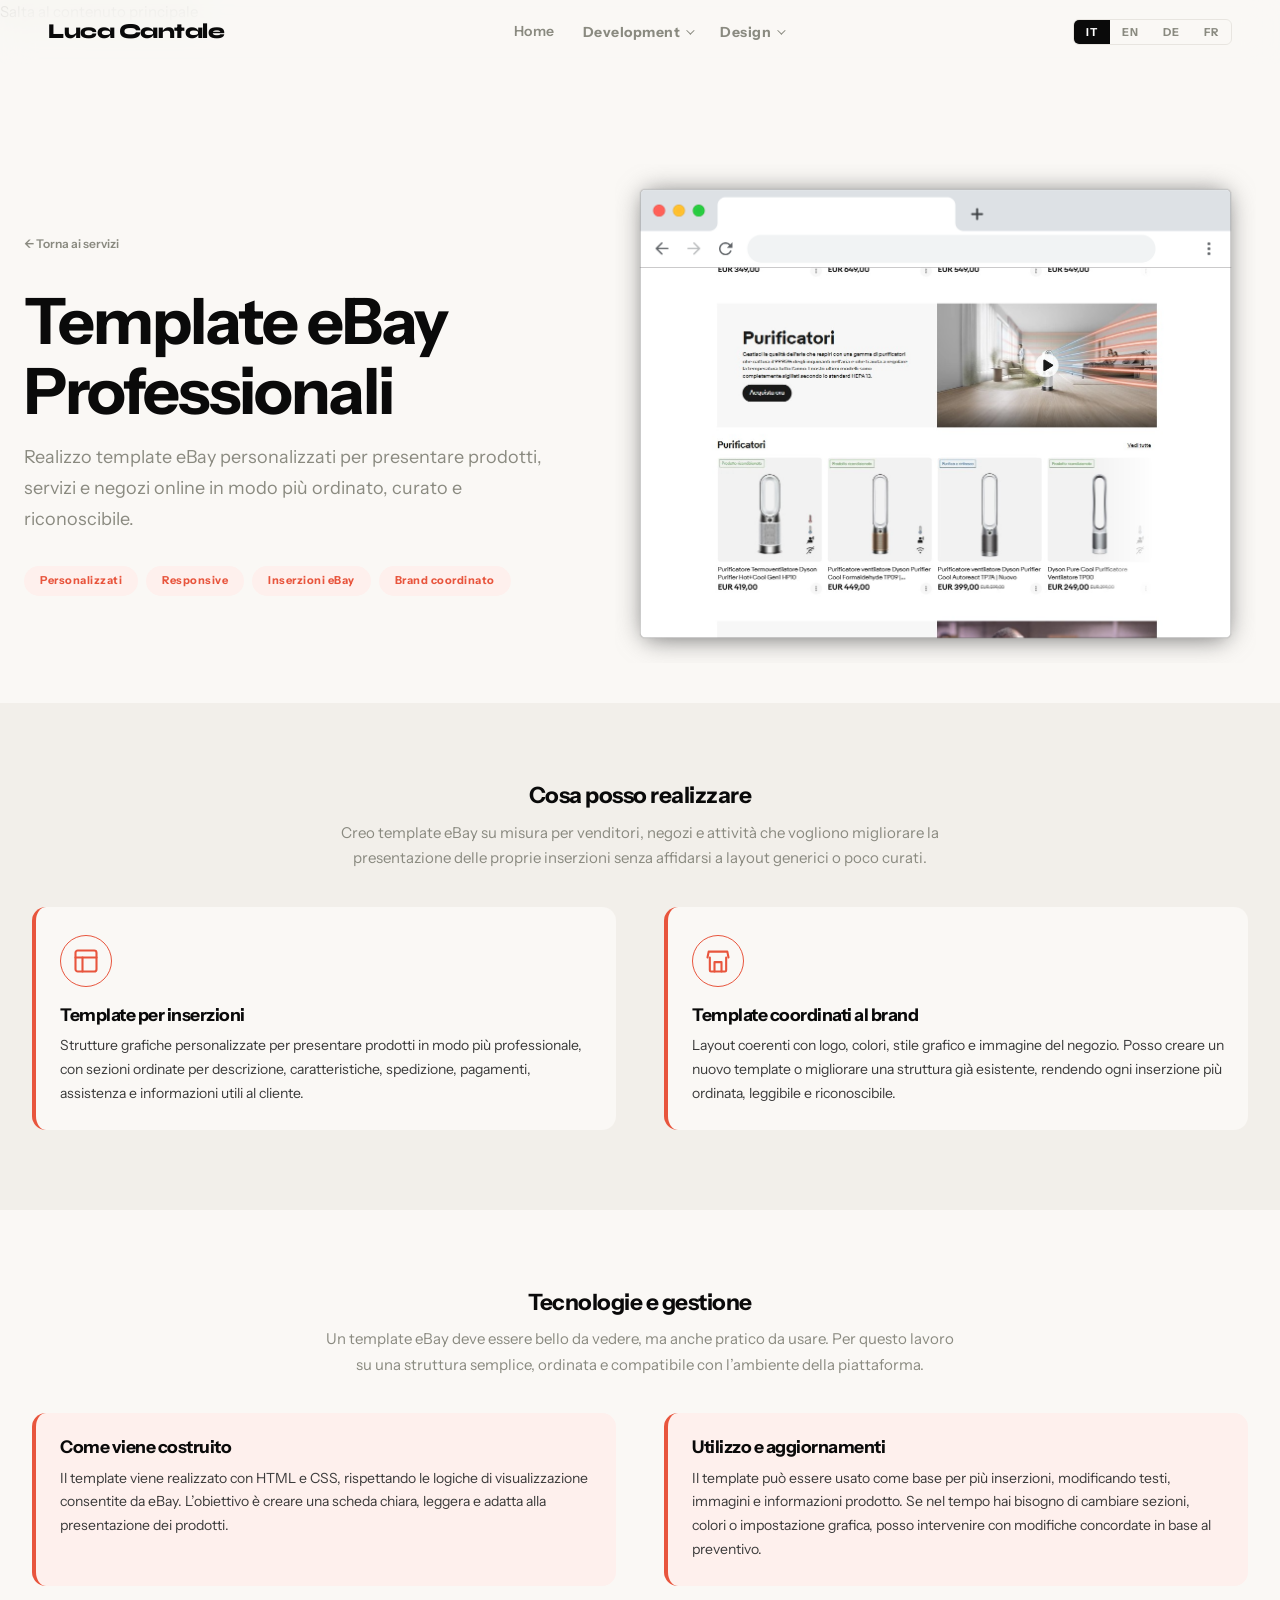
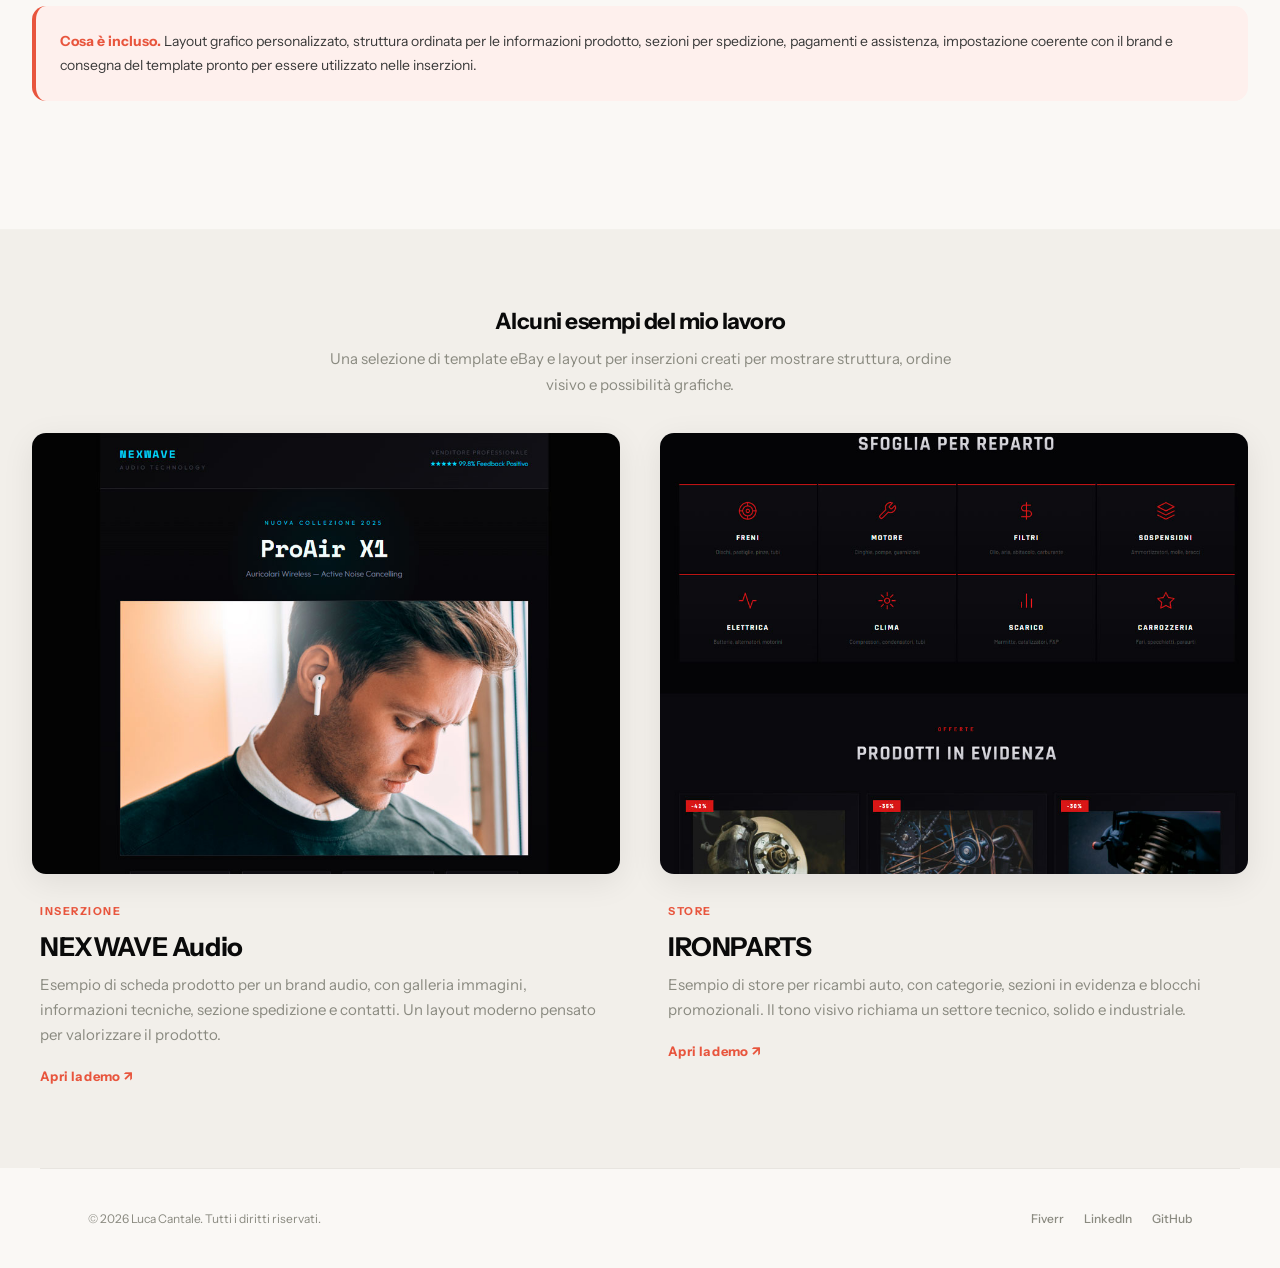
<file: pages/template-ebay.html>
<!DOCTYPE html>
<html lang="it">
<head>
  <meta charset="UTF-8">
  <meta name="viewport" content="width=device-width, initial-scale=1.0">
  <title>Template eBay professionali e personalizzati | Luca Cantale</title>
  <meta name="description" content="Template eBay personalizzati per inserzioni e negozi online: layout curati, responsive e coerenti con l’identità del venditore.">
  <meta name="robots" content="index, follow, max-image-preview:large">
  <meta name="author" content="Luca Cantale">
  <link rel="canonical" href="https://lucacantale.it/pages/template-ebay.html">
  <meta name="theme-color" content="#111111">
  <link rel="icon" href="../favicon.svg" type="image/svg+xml">
  <meta property="og:locale" content="it_IT">
  <meta property="og:type" content="website">
  <meta property="og:site_name" content="Luca Cantale Portfolio">
  <meta property="og:title" content="Template eBay professionali e personalizzati | Luca Cantale">
  <meta property="og:description" content="Template eBay personalizzati per inserzioni e negozi online: layout curati, responsive e coerenti con l’identità del venditore.">
  <meta property="og:url" content="https://lucacantale.it/pages/template-ebay.html">
  <meta property="og:image" content="https://lucacantale.it/img/og-luca-cantale.png">
  <meta property="og:image:width" content="1200">
  <meta property="og:image:height" content="630">
  <meta property="og:image:alt" content="Template eBay professionali e personalizzati">
  <meta name="twitter:card" content="summary_large_image">
  <meta name="twitter:title" content="Template eBay professionali e personalizzati | Luca Cantale">
  <meta name="twitter:description" content="Template eBay personalizzati per inserzioni e negozi online: layout curati, responsive e coerenti con l’identità del venditore.">
  <meta name="twitter:image" content="https://lucacantale.it/img/og-luca-cantale.png">
  <script type="application/ld+json">
{
  "@context": "https://schema.org",
  "@graph": [
    {
      "@type": "WebPage",
      "@id": "https://lucacantale.it/pages/template-ebay.html#webpage",
      "url": "https://lucacantale.it/pages/template-ebay.html",
      "name": "Template eBay professionali e personalizzati | Luca Cantale",
      "description": "Template eBay personalizzati per inserzioni e negozi online: layout curati, responsive e coerenti con l’identità del venditore.",
      "isPartOf": {
        "@id": "https://lucacantale.it/#website"
      },
      "about": {
        "@id": "https://lucacantale.it/pages/template-ebay.html#service"
      },
      "inLanguage": "it-IT"
    },
    {
      "@type": "Service",
      "@id": "https://lucacantale.it/pages/template-ebay.html#service",
      "name": "Template eBay professionali",
      "description": "Creazione di template eBay professionali e personalizzati per inserzioni e negozi online.",
      "serviceType": "Template eBay professionali",
      "provider": {
        "@type": "ProfessionalService",
        "@id": "https://lucacantale.it/#business",
        "name": "Luca Cantale",
        "url": "https://lucacantale.it/",
        "email": "info@lucacantale.it",
        "telephone": "+393270616103"
      },
      "areaServed": [
        "Italia",
        "Europa"
      ]
    },
    {
      "@type": "BreadcrumbList",
      "@id": "https://lucacantale.it/pages/template-ebay.html#breadcrumb",
      "itemListElement": [
        {
          "@type": "ListItem",
          "position": 1,
          "name": "Home",
          "item": "https://lucacantale.it/"
        },
        {
          "@type": "ListItem",
          "position": 2,
          "name": "Template eBay professionali",
          "item": "https://lucacantale.it/pages/template-ebay.html"
        }
      ]
    }
  ]
}
  </script>
  <link rel="stylesheet" href="../css/style.css">
</head>
<body>
  <a class="skip-link" href="#main-content" data-it="Salta al contenuto principale" data-en="Skip to main content" data-de="Zum Hauptinhalt springen" data-fr="Aller au contenu principal">Salta al contenuto principale</a>
  <nav class="nav" id="nav" aria-label="Menu principale">
    <a href="../index.html" class="nav-name">Luca Cantale</a>
    <ul class="nav-links">
      <li><a href="../index.html" data-it="Home" data-en="Home" data-de="Home" data-fr="Accueil">Home</a></li>
      <li class="nav-dropdown">
        <button type="button" class="nav-dropdown-toggle" data-it="Development" data-en="Development" data-de="Entwicklung" data-fr="Développement" aria-haspopup="true" aria-controls="developmentMenu" aria-expanded="false">Development</button>
        <div class="nav-dropdown-menu" id="developmentMenu">
          <a href="siti-web.html" data-it="Siti Web" data-en="Websites" data-de="Webseiten" data-fr="Sites web">Siti Web</a>
          <a href="applicazioni-web.html" data-it="Applicazioni Web" data-en="Web Apps" data-de="Web-Apps" data-fr="Applications web">Applicazioni Web</a>
          <a href="template-ebay.html" data-it="Template eBay" data-en="eBay Templates" data-de="eBay-Vorlagen" data-fr="Modèles eBay">Template eBay</a>
        </div>
      </li>
      <li class="nav-dropdown">
        <button type="button" class="nav-dropdown-toggle" data-it="Design" data-en="Design" data-de="Design" data-fr="Design" aria-haspopup="true" aria-controls="designMenu" aria-expanded="false">Design</button>
        <div class="nav-dropdown-menu" id="designMenu">
          <a href="design-logo.html" data-it="Logo Design" data-en="Logo Design" data-de="Logo-Design" data-fr="Logo design">Logo Design</a>
          <a href="design-brand.html" data-it="Brand Identity" data-en="Brand Identity" data-de="Markenidentität" data-fr="Identité de marque">Brand Identity</a>
          <a href="design-editoriale.html" data-it="Grafica Editoriale" data-en="Editorial Design" data-de="Editorialdesign" data-fr="Design éditorial">Grafica Editoriale</a>
          <a href="design-pubblicitaria.html" data-it="Grafica Pubblicitaria" data-en="Advertising Design" data-de="Werbegrafik" data-fr="Graphisme publicitaire">Grafica Pubblicitaria</a>
          <a href="design-gadget.html" data-it="Gadget Aziendali" data-en="Corporate Gadgets" data-de="Unternehmens-Gadgets" data-fr="Goodies d'entreprise">Gadget Aziendali</a>
        </div>
      </li>
    </ul>
    <div class="nav-right">
      <div class="lang-switch" role="group" aria-label="Selezione lingua">
        <button type="button" class="lang-btn active" data-lang="it" aria-pressed="true" onclick="setLang('it')">IT</button>
        <button type="button" class="lang-btn" data-lang="en" aria-pressed="false" onclick="setLang('en')">EN</button>
        <button type="button" class="lang-btn" data-lang="de" aria-pressed="false" onclick="setLang('de')">DE</button>
        <button type="button" class="lang-btn" data-lang="fr" aria-pressed="false" onclick="setLang('fr')">FR</button>
      </div>
      <button type="button" class="hamburger" id="hamburger" onclick="toggleMobile()" aria-label="Apri menu" aria-controls="mobileMenu" aria-expanded="false"><span></span><span></span><span></span></button>
    </div>
  </nav>

  <div class="mobile-menu" id="mobileMenu" role="dialog" aria-modal="true" aria-label="Menu mobile" aria-hidden="true">
    <a href="../index.html" class="mobile-link" data-it="Home" data-en="Home" data-de="Home" data-fr="Accueil" onclick="closeMobile()">Home</a>
    <details class="mobile-dropdown">
      <summary><span data-it="Development" data-en="Development" data-de="Entwicklung" data-fr="Développement">Development</span></summary>
      <div class="mobile-dropdown-menu">
      <a href="siti-web.html" class="mobile-sub-link" onclick="closeMobile()" data-it="Siti Web" data-en="Websites" data-de="Webseiten" data-fr="Sites web">Siti Web</a>
      <a href="applicazioni-web.html" class="mobile-sub-link" onclick="closeMobile()" data-it="Applicazioni Web" data-en="Web Apps" data-de="Web-Apps" data-fr="Applications web">Applicazioni Web</a>
      <a href="template-ebay.html" class="mobile-sub-link" onclick="closeMobile()" data-it="Template eBay" data-en="eBay Templates" data-de="eBay-Vorlagen" data-fr="Modèles eBay">Template eBay</a>
      </div>
    </details>
    <details class="mobile-dropdown">
      <summary><span data-it="Design" data-en="Design" data-de="Design" data-fr="Design">Design</span></summary>
      <div class="mobile-dropdown-menu">
      <a href="design-logo.html" class="mobile-sub-link" onclick="closeMobile()" data-it="Logo Design" data-en="Logo Design" data-de="Logo-Design" data-fr="Logo design">Logo Design</a>
      <a href="design-brand.html" class="mobile-sub-link" onclick="closeMobile()" data-it="Brand Identity" data-en="Brand Identity" data-de="Markenidentität" data-fr="Identité de marque">Brand Identity</a>
      <a href="design-editoriale.html" class="mobile-sub-link" onclick="closeMobile()" data-it="Grafica Editoriale" data-en="Editorial Design" data-de="Editorialdesign" data-fr="Design éditorial">Grafica Editoriale</a>
      <a href="design-pubblicitaria.html" class="mobile-sub-link" onclick="closeMobile()" data-it="Grafica Pubblicitaria" data-en="Advertising Design" data-de="Werbegrafik" data-fr="Graphisme publicitaire">Grafica Pubblicitaria</a>
      <a href="design-gadget.html" class="mobile-sub-link" onclick="closeMobile()" data-it="Gadget Aziendali" data-en="Corporate Gadgets" data-de="Unternehmens-Gadgets" data-fr="Goodies d'entreprise">Gadget Aziendali</a>
      </div>
    </details>
    <div class="mobile-menu-tools" aria-label="Opzioni rapide mobile">
      <div class="lang-switch lang-switch-mobile" role="group" aria-label="Selezione lingua">
        <button type="button" class="lang-btn active" data-lang="it" aria-pressed="true" onclick="setLang('it')">IT</button>
        <button type="button" class="lang-btn" data-lang="en" aria-pressed="false" onclick="setLang('en')">EN</button>
        <button type="button" class="lang-btn" data-lang="de" aria-pressed="false" onclick="setLang('de')">DE</button>
        <button type="button" class="lang-btn" data-lang="fr" aria-pressed="false" onclick="setLang('fr')">FR</button>
      </div>
    </div>
  </div>




  <main id="main-content" tabindex="-1">
  <section class="srv-hero srv-hero-split">
    <div class="srv-hero-text">
      <a href="../index.html#development" class="back-link" data-it="← Torna ai servizi" data-en="← Back to services" data-de="← Zurück zu den Leistungen" data-fr="← Retour aux services">← Torna ai servizi</a>
      <h1 data-it="Template eBay&lt;br&gt;Professionali" data-en="Professional&lt;br&gt;eBay Templates" data-de="Professionelle&lt;br&gt;eBay-Vorlagen" data-fr="Modèles eBay&lt;br&gt;professionnels">Template eBay<br>Professionali</h1>
      <p class="srv-desc" data-it="Realizzo template eBay personalizzati per presentare prodotti, servizi e negozi online in modo più ordinato, curato e riconoscibile." data-en="I create custom eBay templates to present products, services and online stores in a clearer, more polished and more recognizable way." data-de="Ich erstelle individuelle eBay-Vorlagen, um Produkte, Dienstleistungen und Online-Shops klarer, hochwertiger und wiedererkennbarer zu präsentieren." data-fr="Je crée des modèles eBay personnalisés pour présenter des produits, des services et des boutiques en ligne de manière plus claire, soignée et reconnaissable.">Realizzo template eBay personalizzati per presentare prodotti, servizi e negozi online in modo più ordinato, curato e riconoscibile.</p>
      <div class="srv-tags">
        <span class="srv-tag" data-it="Personalizzati" data-en="Custom" data-de="Individuell" data-fr="Personnalisés">Personalizzati</span>
        <span class="srv-tag" data-it="Responsive" data-en="Responsive" data-de="Responsive" data-fr="Responsive">Responsive</span>
        <span class="srv-tag" data-it="Inserzioni eBay" data-en="eBay listings" data-de="eBay-Angebote" data-fr="Annonces eBay">Inserzioni eBay</span>
        <span class="srv-tag" data-it="Brand coordinato" data-en="Brand aligned" data-de="Markengerecht" data-fr="Cohérent avec la marque">Brand coordinato</span>
      </div>
    </div>
    <div class="srv-hero-img">
      <img decoding="async" loading="lazy" src="../img/services/template-ebay-cover.png" alt="Template eBay professionali e personalizzati">
    </div>
  </section>

  <!-- TIPOLOGIE -->
  <section class="srv-section no-margin-top">
    <div class="srv-head reveal">
      <h2 data-it="Cosa posso realizzare" data-en="What I can create" data-de="Was ich erstellen kann" data-fr="Ce que je peux créer">Cosa posso realizzare</h2>
      <p data-it="Creo template eBay su misura per venditori, negozi e attività che vogliono migliorare la presentazione delle proprie inserzioni senza affidarsi a layout generici o poco curati." data-en="I create custom eBay templates for sellers, shops and businesses that want to improve the presentation of their listings without relying on generic or poorly designed layouts." data-de="Ich erstelle individuelle eBay-Vorlagen für Verkäufer, Shops und Unternehmen, die ihre Angebote professioneller präsentieren möchten, ohne auf generische oder wenig gepflegte Layouts zurückzugreifen." data-fr="Je crée des modèles eBay sur mesure pour vendeurs, boutiques et entreprises qui souhaitent améliorer la présentation de leurs annonces sans utiliser des mises en page génériques ou peu soignées.">Creo template eBay su misura per venditori, negozi e attività che vogliono migliorare la presentazione delle proprie inserzioni senza affidarsi a layout generici o poco curati.</p>
    </div>

    <div class="srv-grid-2 reveal">
      <div class="info-box srv-box-icon srv-box-icon--ring">
        <div class="srv-box-icon-wrap">
          <svg width="28" height="28" viewBox="0 0 24 24" fill="none" stroke="currentColor" stroke-width="1.8" stroke-linecap="round" stroke-linejoin="round"><rect x="3" y="3" width="18" height="18" rx="2"/><path d="M3 9h18"/><path d="M9 21V9"/></svg>
        </div>
        <h3 style="margin-bottom:10px;" data-it="Template per inserzioni" data-en="Listing templates" data-de="Vorlagen für Angebote" data-fr="Modèles pour annonces">Template per inserzioni</h3>
        <p data-it="Strutture grafiche personalizzate per presentare prodotti in modo più professionale, con sezioni ordinate per descrizione, caratteristiche, spedizione, pagamenti, assistenza e informazioni utili al cliente." data-en="Custom visual structures to present products more professionally, with organized sections for description, features, shipping, payments, support and useful customer information." data-de="Individuelle grafische Strukturen, um Produkte professioneller zu präsentieren, mit klaren Bereichen für Beschreibung, Eigenschaften, Versand, Zahlung, Support und nützliche Kundeninformationen." data-fr="Des structures graphiques personnalisées pour présenter les produits de manière plus professionnelle, avec des sections organisées pour la description, les caractéristiques, la livraison, les paiements, l’assistance et les informations utiles au client.">Strutture grafiche personalizzate per presentare prodotti in modo più professionale, con sezioni ordinate per descrizione, caratteristiche, spedizione, pagamenti, assistenza e informazioni utili al cliente.</p>
      </div>
      <div class="info-box srv-box-icon srv-box-icon--ring">
        <div class="srv-box-icon-wrap">
          <svg width="28" height="28" viewBox="0 0 24 24" fill="none" stroke="currentColor" stroke-width="1.8" stroke-linecap="round" stroke-linejoin="round"><path d="M3 9l1-5h16l1 5"/><path d="M5 9v11a1 1 0 0 0 1 1h12a1 1 0 0 0 1-1V9"/><path d="M9 21V13h6v8"/></svg>
        </div>
        <h3 style="margin-bottom:10px;" data-it="Template coordinati al brand" data-en="Brand-aligned templates" data-de="Markengerechte Vorlagen" data-fr="Modèles cohérents avec la marque">Template coordinati al brand</h3>
        <p data-it="Layout coerenti con logo, colori, stile grafico e immagine del negozio. Posso creare un nuovo template o migliorare una struttura già esistente, rendendo ogni inserzione più ordinata, leggibile e riconoscibile." data-en="Layouts aligned with the shop’s logo, colors, visual style and identity. I can create a new template or improve an existing structure, making each listing clearer, more readable and more recognizable." data-de="Layouts, die auf Logo, Farben, Grafikstil und Erscheinungsbild des Shops abgestimmt sind. Ich kann eine neue Vorlage erstellen oder eine bestehende Struktur verbessern, damit jedes Angebot klarer, lesbarer und wiedererkennbarer wird." data-fr="Des mises en page cohérentes avec le logo, les couleurs, le style graphique et l’image de la boutique. Je peux créer un nouveau modèle ou améliorer une structure existante, afin de rendre chaque annonce plus claire, lisible et reconnaissable.">Layout coerenti con logo, colori, stile grafico e immagine del negozio. Posso creare un nuovo template o migliorare una struttura già esistente, rendendo ogni inserzione più ordinata, leggibile e riconoscibile.</p>
      </div>
    </div>
  </section>

  <!-- TECNOLOGIE + COMPATIBILITÀ -->
  <section class="srv-section-alt">
    <div class="srv-inner">
      <div class="srv-head reveal">
        <h2 data-it="Tecnologie e gestione" data-en="Technology and management" data-de="Technik und Verwaltung" data-fr="Technologies et gestion">Tecnologie e gestione</h2>
        <p data-it="Un template eBay deve essere bello da vedere, ma anche pratico da usare. Per questo lavoro su una struttura semplice, ordinata e compatibile con l’ambiente della piattaforma." data-en="An eBay template should look good, but it also needs to be practical to use. That is why I build a simple, organized structure that fits the platform environment." data-de="Eine eBay-Vorlage sollte gut aussehen, aber auch praktisch nutzbar sein. Deshalb arbeite ich mit einer einfachen, geordneten Struktur, die zur Umgebung der Plattform passt." data-fr="Un modèle eBay doit être agréable à regarder, mais aussi pratique à utiliser. C’est pourquoi je travaille sur une structure simple, organisée et compatible avec l’environnement de la plateforme.">Un template eBay deve essere bello da vedere, ma anche pratico da usare. Per questo lavoro su una struttura semplice, ordinata e compatibile con l’ambiente della piattaforma.</p>
      </div>

      <div class="srv-grid-2 reveal" style="margin-top:36px;">
        <div class="info-box">
          <h3 style="margin-bottom:10px;" data-it="Come viene costruito" data-en="How it is built" data-de="Wie es erstellt wird" data-fr="Comment il est construit">Come viene costruito</h3>
          <p data-it="Il template viene realizzato con HTML e CSS, rispettando le logiche di visualizzazione consentite da eBay. L’obiettivo è creare una scheda chiara, leggera e adatta alla presentazione dei prodotti." data-en="The template is built with HTML and CSS, following the display rules allowed by eBay. The goal is to create a clear, lightweight layout suited to product presentation." data-de="Die Vorlage wird mit HTML und CSS erstellt und berücksichtigt die von eBay erlaubten Darstellungslogiken. Ziel ist eine klare, leichte Struktur, die sich für die Produktpräsentation eignet." data-fr="Le modèle est réalisé avec HTML et CSS, en respectant les règles d’affichage autorisées par eBay. L’objectif est de créer une fiche claire, légère et adaptée à la présentation des produits.">Il template viene realizzato con HTML e CSS, rispettando le logiche di visualizzazione consentite da eBay. L’obiettivo è creare una scheda chiara, leggera e adatta alla presentazione dei prodotti.</p>
        </div>
        <div class="info-box">
          <h3 style="margin-bottom:10px;" data-it="Utilizzo e aggiornamenti" data-en="Use and updates" data-de="Nutzung und Aktualisierungen" data-fr="Utilisation et mises à jour">Utilizzo e aggiornamenti</h3>
          <p data-it="Il template può essere usato come base per più inserzioni, modificando testi, immagini e informazioni prodotto. Se nel tempo hai bisogno di cambiare sezioni, colori o impostazione grafica, posso intervenire con modifiche concordate in base al preventivo." data-en="The template can be used as a base for multiple listings by changing texts, images and product information. If you need to change sections, colors or the visual layout over time, I can make updates according to the agreed quote." data-de="Die Vorlage kann als Basis für mehrere Angebote genutzt werden, indem Texte, Bilder und Produktinformationen geändert werden. Wenn später Bereiche, Farben oder das grafische Layout angepasst werden müssen, kann ich die Änderungen gemäß dem vereinbarten Angebot durchführen." data-fr="Le modèle peut servir de base à plusieurs annonces en modifiant les textes, les images et les informations produit. Si tu as besoin de changer des sections, des couleurs ou la mise en page graphique avec le temps, je peux intervenir selon le devis convenu.">Il template può essere usato come base per più inserzioni, modificando testi, immagini e informazioni prodotto. Se nel tempo hai bisogno di cambiare sezioni, colori o impostazione grafica, posso intervenire con modifiche concordate in base al preventivo.</p>
        </div>
      </div>

      <div class="info-box reveal" style="margin-top:20px;">
        <p data-it="&lt;strong&gt;Cosa è incluso.&lt;/strong&gt; Layout grafico personalizzato, struttura ordinata per le informazioni prodotto, sezioni per spedizione, pagamenti e assistenza, impostazione coerente con il brand e consegna del template pronto per essere utilizzato nelle inserzioni." data-en="&lt;strong&gt;What is included.&lt;/strong&gt; Custom visual layout, organized structure for product information, sections for shipping, payments and support, brand-aligned design and delivery of the template ready to use in listings." data-de="&lt;strong&gt;Was enthalten ist.&lt;/strong&gt; Individuelles grafisches Layout, geordnete Struktur für Produktinformationen, Bereiche für Versand, Zahlung und Support, markengerechte Gestaltung und Übergabe der einsatzbereiten Vorlage für Angebote." data-fr="&lt;strong&gt;Ce qui est inclus.&lt;/strong&gt; Mise en page graphique personnalisée, structure organisée pour les informations produit, sections pour la livraison, les paiements et l’assistance, design cohérent avec la marque et livraison du modèle prêt à être utilisé dans les annonces."><strong>Cosa è incluso.</strong> Layout grafico personalizzato, struttura ordinata per le informazioni prodotto, sezioni per spedizione, pagamenti e assistenza, impostazione coerente con il brand e consegna del template pronto per essere utilizzato nelle inserzioni.</p>
      </div>
    </div>
  </section>

  <!-- PROGETTI -->
  <section class="srv-section small-margin-top">
    <div class="srv-head reveal">
      <h2 data-it="Alcuni esempi del mio lavoro" data-en="Some examples of my work" data-de="Einige Beispiele meiner Arbeit" data-fr="Quelques exemples de mon travail">Alcuni esempi del mio lavoro</h2>
      <p data-it="Una selezione di template eBay e layout per inserzioni creati per mostrare struttura, ordine visivo e possibilità grafiche." data-en="A selection of eBay templates and listing layouts created to show structure, visual order and design possibilities." data-de="Eine Auswahl an eBay-Vorlagen und Layouts für Angebote, die Struktur, visuelle Ordnung und gestalterische Möglichkeiten zeigen." data-fr="Une sélection de modèles eBay et de mises en page pour annonces, créés pour montrer la structure, l’ordre visuel et les possibilités graphiques.">Una selezione di template eBay e layout per inserzioni creati per mostrare struttura, ordine visivo e possibilità grafiche.</p>
    </div>

    <div class="srv-showcase">

      <a href="https://lucantale92.github.io/portfolio-nexwave/" target="_blank" rel="noopener" class="srv-showcase-item reveal">
        <div class="srv-showcase-frame">
          <div class="srv-showcase-bar">
            <span></span><span></span><span></span>
          </div>
          <div class="srv-showcase-img" style="background-image: url('../img/projects/nexwave.jpg');"></div>
        </div>
        <div class="srv-showcase-info">
          <span class="srv-showcase-tag" data-it="Inserzione" data-en="Listing" data-de="Angebot" data-fr="Annonce">Inserzione</span>
          <h3>NEXWAVE Audio</h3>
          <p data-it="Esempio di scheda prodotto per un brand audio, con galleria immagini, informazioni tecniche, sezione spedizione e contatti. Un layout moderno pensato per valorizzare il prodotto." data-en="Example product listing for an audio brand, with image gallery, technical information, shipping section and contact details. A modern layout designed to highlight the product." data-de="Beispiel einer Produktseite für eine Audiomarke, mit Bildergalerie, technischen Informationen, Versandbereich und Kontaktdaten. Ein modernes Layout, das das Produkt hervorhebt." data-fr="Exemple de fiche produit pour une marque audio, avec galerie d’images, informations techniques, section livraison et contacts. Une mise en page moderne pensée pour valoriser le produit.">Esempio di scheda prodotto per un brand audio, con galleria immagini, informazioni tecniche, sezione spedizione e contatti. Un layout moderno pensato per valorizzare il prodotto.</p>
          <span class="srv-showcase-link" data-it="Apri la demo ↗" data-en="Open demo ↗" data-de="Demo öffnen ↗" data-fr="Ouvrir la démo ↗">Apri la demo ↗</span>
        </div>
      </a>

      <a href="https://lucantale92.github.io/portfolio-iron-parts/" target="_blank" rel="noopener" class="srv-showcase-item reveal">
        <div class="srv-showcase-frame">
          <div class="srv-showcase-bar">
            <span></span><span></span><span></span>
          </div>
          <div class="srv-showcase-img" style="background-image: url('../img/projects/ironparts.jpg');"></div>
        </div>
        <div class="srv-showcase-info">
          <span class="srv-showcase-tag" data-it="Store" data-en="Store" data-de="Shop" data-fr="Boutique">Store</span>
          <h3>IRONPARTS</h3>
          <p data-it="Esempio di store per ricambi auto, con categorie, sezioni in evidenza e blocchi promozionali. Il tono visivo richiama un settore tecnico, solido e industriale." data-en="Example store for auto parts, with categories, featured sections and promotional blocks. The visual tone reflects a technical, solid and industrial sector." data-de="Beispiel eines Shops für Autoteile, mit Kategorien, hervorgehobenen Bereichen und Promotion-Blöcken. Der visuelle Stil erinnert an einen technischen, soliden und industriellen Bereich." data-fr="Exemple de boutique pour pièces automobiles, avec catégories, sections mises en avant et blocs promotionnels. Le ton visuel évoque un secteur technique, solide et industriel.">Esempio di store per ricambi auto, con categorie, sezioni in evidenza e blocchi promozionali. Il tono visivo richiama un settore tecnico, solido e industriale.</p>
          <span class="srv-showcase-link" data-it="Apri la demo ↗" data-en="Open demo ↗" data-de="Demo öffnen ↗" data-fr="Ouvrir la démo ↗">Apri la demo ↗</span>
        </div>
      </a>

    </div>
  </section>

  </main>

  <footer class="footer">
    <div class="footer-left"><span data-it="© 2026 Luca Cantale. Tutti i diritti riservati." data-en="© 2026 Luca Cantale. All rights reserved." data-de="© 2026 Luca Cantale. Alle Rechte vorbehalten." data-fr="© 2026 Luca Cantale. Tous droits réservés.">© 2026 Luca Cantale. Tutti i diritti riservati.</span></div>
    <div class="footer-right"><a href="https://it.fiverr.com/lu_cantale" target="_blank" rel="noopener">Fiverr</a><a href="https://it.linkedin.com/in/luca-cantale" target="_blank" rel="noopener">LinkedIn</a><a href="https://github.com/lucantale92" target="_blank" rel="noopener">GitHub</a></div>
  </footer>

  <script src="../js/app.js"></script>
</body>
</html>
</file>
<file: css/style.css>
/* ============================================
   LUCA CANTALE — Portfolio
   Designer & Developer
   ============================================ */
@import url('https://fonts.googleapis.com/css2?family=Syne:wght@400;500;600;700;800&family=Instrument+Sans:wght@400;500;600;700&display=swap');

/* ===== RESET & BASE ===== */
*,*::before,*::after { margin:0; padding:0; box-sizing:border-box; }

:root {
  --bg: #faf8f5;
  --white: #ffffff;
  --black: #0a0a0a;
  --dark: #1a1a1a;
  --accent: #e8553d;
  --accent-hover: #d14832;
  --accent-light: #fef0ed;
  --text: #3a3a3a;
  --muted: #8a8a80;
  --border: #e8e5e0;
  --card: #f2efea;
  --radius: 14px;
  --radius-sm: 10px;
}

html { scroll-behavior: smooth; }

section, .srv-hero { scroll-margin-top: 92px; }


body {
  font-family: 'Instrument Sans', -apple-system, sans-serif;
  background: var(--bg);
  color: var(--text);
  font-size: 15px;
  line-height: 1.6;
  -webkit-font-smoothing: antialiased;
  overflow-x: hidden;
}

::selection { background: var(--accent); color: #fff; }
::-webkit-scrollbar { width: 4px; }
::-webkit-scrollbar-track { background: var(--bg); }
::-webkit-scrollbar-thumb { background: var(--accent); border-radius: 2px; }

a { color: inherit; text-decoration: none; }
img { max-width: 100%; display: block; }

/* ===== TYPOGRAPHY ===== */
h1, h2, h3, h4 {
  font-family: 'Instrument Sans', sans-serif;
  font-weight: 700;
  color: var(--black);
  letter-spacing: -0.5px;
  line-height: 1.1;
}
/* Hero h1 only */
.hero h1 {
  font-family: 'Instrument Sans', sans-serif;
  font-weight: 700;
  letter-spacing: -2.5px;
  line-height: 1.0;
}

/* ===== NAVIGATION ===== */
.nav {
  position: fixed; top: 0; left: 0; width: 100%;
  padding: 18px 48px;
  display: flex; justify-content: space-between; align-items: center;
  z-index: 100;
  background: rgba(250,248,245,.85);
  backdrop-filter: blur(16px);
  border-bottom: 1px solid transparent;
  transition: border-color .3s;
}
.nav.scrolled { border-color: var(--border); }
.nav-name {
  font-family: 'Syne', sans-serif;
  font-size: 17px; font-weight: 800;
  color: var(--black); letter-spacing: -0.5px;
  white-space: nowrap;
  transform: scaleY(1.25);
  transform-origin: center left;
}
.nav-links { display: flex; gap: 28px; list-style: none; }
.nav-links a {
  font-size: 14px; font-weight: 600; color: var(--muted);
  letter-spacing: .5px; transition: color .2s;
}
.nav-links a:hover { color: var(--accent); }
.nav-dropdown {
  position: relative;
  display: flex;
  align-items: center;
}
.nav-dropdown-toggle {
  display: inline-flex;
  align-items: center;
  gap: 6px;
  padding: 4px 0;
  border: none;
  background: transparent;
  font-family: inherit;
  font-size: 14px;
  font-weight: 700;
  color: var(--muted);
  letter-spacing: .5px;
  cursor: pointer;
  transition: color .2s;
}
.nav-dropdown-toggle::after {
  content: "";
  width: 6px;
  height: 6px;
  border-right: 1.5px solid currentColor;
  border-bottom: 1.5px solid currentColor;
  transform: rotate(45deg) translateY(-2px);
  transition: transform .2s;
}
.nav-dropdown:hover .nav-dropdown-toggle,
.nav-dropdown:focus-within .nav-dropdown-toggle,
.nav-dropdown.is-open .nav-dropdown-toggle {
  color: var(--accent);
}
.nav-dropdown:hover .nav-dropdown-toggle::after,
.nav-dropdown:focus-within .nav-dropdown-toggle::after,
.nav-dropdown.is-open .nav-dropdown-toggle::after {
  transform: rotate(225deg) translate(-1px, -1px);
}
.nav-dropdown-menu {
  position: absolute;
  top: calc(100% + 16px);
  left: 50%;
  min-width: 230px;
  padding: 10px;
  display: grid;
  gap: 4px;
  background: rgba(250,248,245,.98);
  border: 1px solid var(--border);
  border-radius: 14px;
  box-shadow: 0 24px 60px rgba(0,0,0,.12);
  transform: translateX(-50%) translateY(8px);
  opacity: 0;
  visibility: hidden;
  pointer-events: none;
  z-index: 180;
  transition: opacity .18s ease, transform .18s ease, visibility .18s ease;
}
.nav-dropdown-menu::before {
  content: "";
  position: absolute;
  left: 0;
  right: 0;
  top: -18px;
  height: 18px;
}
.nav-dropdown:hover .nav-dropdown-menu,
.nav-dropdown:focus-within .nav-dropdown-menu,
.nav-dropdown.is-open .nav-dropdown-menu {
  opacity: 1;
  visibility: visible;
  pointer-events: auto;
  transform: translateX(-50%) translateY(0);
}
.nav-dropdown-menu a {
  display: block;
  padding: 10px 12px;
  border-radius: 9px;
  color: var(--text);
  font-size: 14px;
  font-weight: 650;
  letter-spacing: 0;
  white-space: nowrap;
}
.nav-dropdown-menu a:hover,
.nav-dropdown-menu a:focus-visible {
  background: var(--accent-light);
  color: var(--accent);
}
.nav-right { display: flex; align-items: center; gap: 14px; flex-shrink: 0; }

/* LANGUAGE SWITCH */
.lang-switch {
  display: flex; border: 1.5px solid var(--border);
  border-radius: 6px; overflow: hidden;
}
.lang-btn {
  padding: 5px 12px; font-family: inherit;
  font-size: 11px; font-weight: 700; letter-spacing: 1px;
  border: none; cursor: pointer;
  background: transparent; color: var(--muted);
  transition: all .15s;
}
.lang-btn.active { background: var(--black); color: #fff; }

/* NAV CTA */
.nav-cta {
  padding: 9px 22px; border-radius: 8px;
  background: var(--accent); color: #fff;
  font-size: 11px; font-weight: 700; letter-spacing: .5px;
  transition: all .2s;
}
.nav-cta:hover { background: var(--accent-hover); }

/* HAMBURGER */
.hamburger {
  display: none; flex-direction: column; gap: 5px;
  background: none; border: none; cursor: pointer; padding: 8px; z-index: 200;
}
.hamburger span {
  width: 22px; height: 2px; background: var(--black);
  transition: all .3s;
}
.hamburger.active span:nth-child(1) { transform: rotate(45deg) translate(5px,5px); }
.hamburger.active span:nth-child(2) { opacity: 0; }
.hamburger.active span:nth-child(3) { transform: rotate(-45deg) translate(5px,-5px); }

/* MOBILE MENU */
.mobile-menu {
  position: fixed; top: 0; left: 0; width: 100%; height: 100%;
  background: var(--bg); z-index: 150;
  display: flex; flex-direction: column;
  align-items: center; justify-content: center; gap: 20px;
  opacity: 0; visibility: hidden; transition: all .3s;
}
.mobile-menu.active { opacity: 1; visibility: visible; }
.mobile-menu a {
  font-family: 'Syne', sans-serif;
  font-size: 28px; font-weight: 700; color: var(--black);
  transform: scaleY(1.25); transform-origin: center;
}
.mobile-dropdown {
  width: min(420px, calc(100vw - 48px));
  text-align: center;
}
.mobile-dropdown summary {
  list-style: none;
  cursor: pointer;
  font-family: 'Syne', sans-serif;
  font-size: 28px;
  font-weight: 700;
  color: var(--black);
  transform: scaleY(1.25);
  transform-origin: center;
}
.mobile-dropdown summary::-webkit-details-marker { display: none; }
.mobile-dropdown summary span::after {
  content: " +";
  color: var(--accent);
  font-family: inherit;
}
.mobile-dropdown[open] summary span::after { content: " −"; }
.mobile-dropdown-menu {
  display: grid;
  gap: 9px;
  margin-top: 16px;
  padding: 16px;
  border: 1px solid var(--border);
  border-radius: 16px;
  background: rgba(255,255,255,.48);
}
.mobile-menu .mobile-dropdown-menu a,
.mobile-menu a.mobile-sub-link {
  font-family: 'Instrument Sans', sans-serif;
  font-size: 15px;
  font-weight: 700;
  color: var(--text);
  transform: none;
}
.mobile-menu .mobile-dropdown-menu a:hover,
.mobile-menu .mobile-dropdown-menu a:focus-visible {
  color: var(--accent);
}
.mobile-menu-tools {
  display: none;
  margin-top: 10px;
  align-items: center;
  justify-content: center;
  gap: 14px;
  flex-wrap: wrap;
}
.mobile-menu .lang-switch { transform: none; }
.mobile-menu .mobile-cta {
  transform: none;
  font-family: inherit;
  font-size: 12px;
}
.pdf-actions {
  display: flex;
  align-items: center;
  gap: 14px;
  flex-wrap: wrap;
}
.pdf-main-button {
  display: inline-flex;
  align-items: center;
  justify-content: center;
  gap: 8px;
  min-height: 48px;
  padding: 14px 28px;
  background: var(--black);
  color: #fff;
  border: none;
  border-radius: 10px;
  font-family: inherit;
  font-size: 14px;
  font-weight: 700;
  cursor: pointer;
  transition: background .2s, transform .2s, box-shadow .2s;
}
.pdf-main-button:hover {
  background: #333;
  transform: translateY(-1px);
  box-shadow: 0 10px 26px rgba(0,0,0,.08);
}
.pdf-separator {
  color: var(--muted);
  font-size: 14px;
  font-weight: 600;
  white-space: nowrap;
}
.pdf-direct-link {
  display: inline-flex;
  align-items: center;
  color: var(--accent);
  font-size: 14px;
  font-weight: 700;
  line-height: 1.2;
  text-decoration: none;
  border-bottom: 1px solid rgba(232,85,61,.35);
  padding-bottom: 2px;
  transition: color .2s, border-color .2s, transform .2s;
}
.pdf-direct-link:hover {
  color: var(--accent-hover);
  border-color: var(--accent-hover);
  transform: translateY(-1px);
}
.pdf-cover-fallback {
  display:flex;
  align-items:center;
  justify-content:center;
  width:100%;
  min-height:560px;
  padding:32px;
  background:var(--card);
  color:var(--accent);
  font-weight:700;
  text-align:center;
}

/* ===== SECTIONS ===== */
.section {
  padding: 80px 48px;
  max-width: 1200px;
  margin: 0 auto;
}
.section-full {
  padding: 120px 48px;
}
.section-tag {
  font-size: 13px; font-weight: 800;
  letter-spacing: 5px; text-transform: uppercase;
  color: var(--accent); margin-bottom: 16px;
  display: inline-flex; align-items: center; gap: 8px;
}
.section-title {
  font-size: clamp(32px, 5vw, 52px);
  margin-bottom: 20px; letter-spacing: -2px;
}
.section-desc {
  font-size: 16px; color: var(--muted);
  max-width: 500px; line-height: 1.7;
  margin-bottom: 48px;
}

/* ===== HERO ===== */
.hero {
  min-height: 100vh;
  display: flex; flex-direction: column; justify-content: center;
  padding: 140px 48px 40px;
  position: relative;
  max-width: 1200px; margin: 0 auto;
}
.hero::before {
  content: ''; position: absolute;
  top: 58%; right: 60px;
  width: 120px; height: 120px; border-radius: 50%;
  background: var(--accent); opacity: .04;
  pointer-events: none;
}
.hero::after {
  content: ''; position: absolute;
  top: 10%; right: 40px;
  width: 450px; height: 450px; border-radius: 50%;
  background: var(--accent); opacity: .04;
  pointer-events: none;
}
.hero-tag {
  font-size: 12px; font-weight: 600;
  letter-spacing: 4px; text-transform: uppercase;
  color: var(--accent); margin-bottom: 24px;
  opacity: 0; animation: fadeUp .6s ease .2s forwards;
}
.hero h1 {
  font-size: clamp(52px, 9vw, 110px);
  margin-bottom: 28px;
  opacity: 0; animation: fadeUp .6s ease .35s forwards;
}
.hero h1 .accent { color: var(--accent); }
.hero-desc {
  font-size: 18px; color: var(--muted);
  line-height: 1.7; max-width: 520px;
  margin-bottom: 40px;
  opacity: 0; animation: fadeUp .6s ease .5s forwards;
}
.hero-btns {
  display: flex; gap: 12px; flex-wrap: wrap;
  opacity: 0; animation: fadeUp .6s ease .65s forwards;
}
.hero-scroll { display: none; }

/* ===== BUTTONS ===== */
.btn {
  padding: 14px 32px; border-radius: var(--radius-sm);
  font-family: inherit; font-size: 13px; font-weight: 700;
  letter-spacing: .5px; cursor: pointer;
  transition: all .25s; border: none;
  display: inline-flex; align-items: center; gap: 8px;
}
.btn-dark { background: var(--black); color: #fff; }
.btn-dark:hover { background: #333; transform: translateY(-2px); }
.btn-accent { background: var(--accent); color: #fff; box-shadow: 0 4px 16px rgba(232,85,61,.15); }
.btn-accent:hover { background: var(--accent-hover); transform: translateY(-2px); box-shadow: 0 8px 24px rgba(232,85,61,.25); }
.btn-outline { background: transparent; color: var(--black); border: 1.5px solid var(--border); }
.btn-outline:hover { border-color: var(--accent); color: var(--accent); }

/* ===== MARQUEE ===== */
/* MARQUEE - hidden */
.marquee { display: none; }

/* ===== ABOUT ===== */
.about-grid {
  display: grid; grid-template-columns: 1fr 1fr;
  gap: 64px; align-items: center;
}
.about-text p {
  font-size: 16px; color: var(--text); line-height: 1.8;
  margin-bottom: 16px; max-width: 480px;
}
.about-stats {
  display: grid; grid-template-columns: repeat(2, 1fr);
  gap: 20px; margin-top: 36px;
}
.stat-box {
  padding: 28px; border-radius: var(--radius);
  background: var(--white); border: 1px solid var(--border);
}
.stat-num {
  font-family: 'Instrument Sans', sans-serif;
  font-size: 44px; font-weight: 800;
  color: var(--accent); line-height: 1; letter-spacing: -2px;
}
.stat-label {
  font-size: 12px; color: var(--muted);
  font-weight: 600; letter-spacing: .5px;
  margin-top: 6px;
}
.about-photo {
  width: 100%; aspect-ratio: 4/5;
  border-radius: var(--radius);
  overflow: hidden; background: var(--card);
}
.about-photo img { width: 100%; height: 100%; object-fit: cover; }
.about-photo .placeholder {
  width: 100%; height: 100%;
  display: flex; align-items: center; justify-content: center;
  font-family: 'Syne', sans-serif;
  font-size: 80px; font-weight: 800; color: var(--accent); opacity: .15;
  transform: scaleY(1.25);
}

/* ===== SERVICES ===== */
.services-grid {
  display: grid; grid-template-columns: repeat(3, 1fr);
  gap: 16px;
}
.service-card {
  padding: 32px 28px; border-radius: var(--radius);
  background: var(--white); border: 1px solid var(--border);
  transition: all .25s; position: relative; overflow: hidden;
}
.service-card::before {
  content: ''; position: absolute;
  top: 0; left: 0; width: 100%; height: 3px;
  background: var(--accent); opacity: 0;
  transition: opacity .3s;
}
.service-card:hover {
  border-color: var(--accent);
  transform: translateY(-4px);
  box-shadow: 0 12px 32px rgba(0,0,0,.05);
}
.service-card:hover::before { opacity: 1; }
.service-icon {
  width: 48px; height: 48px; border-radius: 12px;
  background: var(--accent-light);
  display: flex; align-items: center; justify-content: center;
  margin-bottom: 18px;
  color: var(--accent);
}
.service-card h3 {
  font-size: 18px; margin-bottom: 8px; letter-spacing: -.5px;
}
.service-card p {
  font-size: 13px; color: var(--muted); line-height: 1.6;
}

/* ===== PORTFOLIO ===== */
.portfolio-filters {
  display: flex; gap: 8px; margin-bottom: 32px; flex-wrap: wrap;
}
.filter-btn {
  padding: 8px 22px; border-radius: 24px;
  border: 1.5px solid var(--border);
  background: var(--white); color: var(--muted);
  font-family: inherit; font-size: 12px; font-weight: 600;
  cursor: pointer; transition: all .2s;
}
.filter-btn:hover { border-color: var(--accent); color: var(--accent); }
.filter-btn.active {
  background: var(--black); border-color: var(--black);
  color: #fff;
}

/* Filter btn su sfondo scuro */
.filter-btn--dark {
  background: transparent;
  border-color: rgba(255,255,255,.2);
  color: rgba(255,255,255,.5);
}
.filter-btn--dark:hover {
  border-color: var(--accent);
  color: var(--accent);
}
.filter-btn--dark.active {
  background: #fff;
  border-color: #fff;
  color: var(--black);
}

/* Show more */
.show-more-wrap {
  text-align: center;
  margin-top: 32px;
}
.btn-show-more {
  padding: 12px 32px;
  border-radius: var(--radius-sm);
  border: 1.5px solid rgba(255,255,255,.2);
  background: transparent;
  color: rgba(255,255,255,.7);
  font-family: inherit; font-size: 12px; font-weight: 600;
  letter-spacing: .5px; cursor: pointer;
  transition: all .2s;
}
.btn-show-more:hover {
  border-color: var(--accent);
  color: var(--accent);
}
.btn-show-more--light {
  border-color: var(--border);
  color: var(--muted);
}
.btn-show-more--light:hover {
  border-color: var(--accent);
  color: var(--accent);
}

.portfolio-grid {
  display: grid; grid-template-columns: repeat(3, 1fr);
  gap: 16px;
}
.project-card {
  border-radius: var(--radius); overflow: hidden;
  position: relative; cursor: pointer;
  transition: all .3s; aspect-ratio: 16/9;
  display: flex; flex-direction: column;
  justify-content: flex-end; padding: 24px;
}
.project-card:hover {
  transform: translateY(-6px);
  box-shadow: 0 16px 40px rgba(0,0,0,.1);
}
.project-tag {
  font-size: 10px; font-weight: 700;
  letter-spacing: 2px; text-transform: uppercase;
  padding: 4px 12px; border-radius: 6px;
  display: inline-block; margin-bottom: 8px;
  background: rgba(255,255,255,.2); color: rgba(255,255,255,.8);
  backdrop-filter: blur(4px);
}
.project-card h3 {
  font-size: 20px; color: #fff; letter-spacing: -.5px;
  margin-bottom: 4px; text-shadow: 0 2px 8px rgba(0,0,0,.2);
}
.project-card p {
  font-size: 12px; color: rgba(255,255,255,.7);
}
.project-overlay {
  position: absolute; top: 0; left: 0; width: 100%; height: 100%;
  background: linear-gradient(to top, rgba(0,0,0,.7) 0%, rgba(0,0,0,.1) 50%, transparent 100%);
  transition: background .3s;
}
.project-card:hover .project-overlay {
  background: linear-gradient(to top, rgba(0,0,0,.8) 0%, rgba(0,0,0,.2) 50%, transparent 100%);
}
.project-link {
  position: absolute; top: 16px; right: 16px;
  width: 36px; height: 36px; border-radius: 50%;
  background: rgba(255,255,255,.15); backdrop-filter: blur(4px);
  display: flex; align-items: center; justify-content: center;
  opacity: 0; transform: translateY(8px);
  transition: all .3s; color: #fff; font-size: 14px;
}
.project-card:hover .project-link { opacity: 1; transform: translateY(0); }

/* ===== REVIEWS ===== */
.reviews-grid {
  display: grid; grid-template-columns: repeat(3, 1fr);
  gap: 16px;
}
.review-card {
  padding: 28px; border-radius: var(--radius);
  background: var(--white); border: 1px solid var(--border);
}
.review-stars {
  color: var(--accent); font-size: 14px;
  letter-spacing: 2px; margin-bottom: 14px;
}
.review-text {
  font-size: 14px; color: var(--text);
  line-height: 1.7; margin-bottom: 16px;
  font-style: italic;
}
.review-author { font-size: 13px; font-weight: 700; color: var(--black); }
.review-source { font-size: 11px; color: var(--muted); margin-top: 2px; }

/* ===== CONTACT ===== */
.contact-grid {
  display: grid; grid-template-columns: 1fr 1fr;
  gap: 48px; align-items: start;
}
.contact-info { display: flex; flex-direction: column; gap: 20px; }
.contact-item {
  display: flex; gap: 16px; align-items: flex-start;
  padding: 20px; border-radius: var(--radius);
  background: var(--white); border: 1px solid var(--border);
  transition: all .2s;
}
.contact-item:hover { border-color: var(--accent); }
.contact-icon {
  width: 44px; height: 44px; border-radius: 12px;
  background: var(--accent-light);
  display: flex; align-items: center; justify-content: center;
  flex-shrink: 0; color: var(--accent);
}
.contact-item h4 { font-size: 14px; margin-bottom: 2px; letter-spacing: 0; }
.contact-item p { font-size: 13px; color: var(--muted); }
.contact-item a { color: var(--accent); font-weight: 600; }
.link-placeholder {
  color: var(--muted);
  font-weight: 600;
  cursor: default;
}
.footer-placeholder {
  font-size: 12px;
  color: var(--muted);
  font-weight: 500;
  opacity: .55;
  cursor: default;
}

.contact-form { display: flex; flex-direction: column; gap: 14px; }
.form-row { display: grid; grid-template-columns: 1fr 1fr; gap: 14px; }
.contact-form label {
  font-size: 11px; font-weight: 700;
  letter-spacing: 1px; text-transform: uppercase;
  color: var(--muted); margin-bottom: 4px; display: block;
}
.contact-form input,
.contact-form textarea,
.contact-form select {
  width: 100%; padding: 13px 16px;
  border: 1.5px solid var(--border);
  border-radius: var(--radius-sm);
  font-family: inherit; font-size: 14px;
  color: var(--black); outline: none;
  background: var(--white);
  transition: border-color .2s;
}
.contact-form input:focus,
.contact-form textarea:focus {
  border-color: var(--accent);
}
.contact-form textarea { resize: vertical; min-height: 120px; }


/* ===== CONTACT DIRECT CARDS ===== */
.contact-section {
  padding-bottom: 90px;
}
.contact-section .contact-lead {
  max-width: 760px;
  margin-bottom: 34px;
}
.contact-direct-grid {
  display: grid;
  grid-template-columns: repeat(3, minmax(0, 1fr));
  gap: 20px;
}
.contact-direct-card {
  display: flex;
  gap: 16px;
  align-items: flex-start;
  padding: 24px;
  border: 1.5px solid var(--border);
  border-radius: var(--radius);
  background: var(--card);
  text-decoration: none;
  color: var(--black);
  transition: transform .2s ease, border-color .2s ease, box-shadow .2s ease;
}
.contact-direct-card:hover,
.contact-direct-card:focus-visible {
  transform: translateY(-3px);
  border-color: var(--accent);
  box-shadow: 0 16px 40px rgba(0,0,0,.08);
}
.contact-direct-card strong {
  display: block;
  font-size: 15px;
  margin-bottom: 4px;
}
.contact-direct-card em {
  display: block;
  color: var(--accent);
  font-style: normal;
  font-size: 14px;
  font-weight: 700;
  margin-bottom: 8px;
}
.contact-direct-card small {
  display: block;
  color: var(--muted);
  font-size: 13px;
  line-height: 1.6;
}

/* ===== FOOTER ===== */
.footer {
  padding: 40px 48px;
  border-top: 1px solid var(--border);
  display: flex; justify-content: space-between; align-items: center;
  max-width: 1200px; margin: 0 auto;
}
.footer-left { font-size: 12px; color: var(--muted); }
.footer-right { display: flex; gap: 20px; }
.footer-right a {
  font-size: 12px; color: var(--muted); font-weight: 500;
  transition: color .2s;
}
.footer-right a:hover { color: var(--accent); }

/* ===== ANIMATIONS ===== */
@keyframes fadeUp {
  from { opacity: 0; transform: translateY(24px); }
  to { opacity: 1; transform: translateY(0); }
}
.reveal {
  opacity: 0; transform: translateY(24px);
  transition: all .7s cubic-bezier(.16,1,.3,1);
}
.reveal.visible { opacity: 1; transform: translateY(0); }

/* ===== TOAST ===== */
.toast {
  position: fixed; bottom: 28px; left: 50%;
  transform: translateX(-50%) translateY(20px);
  background: var(--accent); color: #fff;
  padding: 14px 32px; border-radius: var(--radius-sm);
  font-size: 13px; font-weight: 600;
  z-index: 300; opacity: 0; transition: all .35s;
  box-shadow: 0 8px 24px rgba(232,85,61,.2);
}
.toast.show { opacity: 1; transform: translateX(-50%) translateY(0); }

/* ===== RESPONSIVE ===== */
@media (max-width: 968px) {
  .nav { padding: 16px 20px; }
  .nav-links { display: none; }
  .nav-right > .lang-switch,
  .nav-right > .nav-cta { display: none; }
  .hamburger { display: flex; }
  .mobile-menu-tools { display: flex; }
  .hero { padding: 120px 24px 60px; }
  .hero h1 { letter-spacing: -2px; }
  .section, .section-full { padding: 80px 24px; }
  .about-grid { grid-template-columns: 1fr; gap: 40px; }
  .about-photo { aspect-ratio: 3/2; }
  .services-grid { grid-template-columns: 1fr; }
  .portfolio-grid { grid-template-columns: repeat(2, 1fr); }
  .reviews-grid { grid-template-columns: 1fr; }
  .contact-grid { grid-template-columns: 1fr; }
  .form-row { grid-template-columns: 1fr; }
  .contact-direct-grid { grid-template-columns: 1fr; }
  .contact-direct-card { padding: 20px; }
    .footer { flex-direction: column; gap: 12px; text-align: center; padding: 28px 20px; }
}
@media (max-width: 600px) {
  .portfolio-grid { grid-template-columns: 1fr; }
  .about-stats { grid-template-columns: 1fr; }
  .hero-btns { flex-direction: column; }
  .nav { padding: 14px 18px; }
  .nav-name { font-size: 15px; }
  .mobile-menu { gap: 18px; padding: 90px 24px 40px; }
  .mobile-menu a { font-size: 24px; }
  #pdf-cover-wrap { width: 100% !important; }
  .pdf-actions {
    align-items: flex-start;
    gap: 10px 12px;
  }
  .pdf-main-button {
    width: 100%;
  }
  .pdf-cover-fallback { min-height: 420px; }
}

/* ===== SERVICE PAGES ===== */
.srv-hero {
  padding: 140px 48px 40px;
  max-width: 1200px; margin: 0 auto;
}
.srv-hero .back-link {
  display: inline-flex; align-items: center; gap: 6px;
  font-size: 12px; font-weight: 600; color: var(--muted);
  margin-bottom: 32px; transition: color .2s;
}
.srv-hero .back-link:hover { color: var(--accent); }
.srv-hero h1 {
  font-size: clamp(36px, 6vw, 64px);
  margin-bottom: 16px; letter-spacing: -2px;
}
.srv-hero .srv-desc {
  font-size: 18px; color: var(--muted); line-height: 1.7;
  max-width: 600px; margin-bottom: 40px;
}
.srv-hero .srv-tags {
  display: flex; gap: 8px; flex-wrap: wrap;
}
.srv-tag {
  padding: 6px 16px; border-radius: 20px;
  background: var(--accent-light); color: var(--accent);
  font-size: 11px; font-weight: 700; letter-spacing: .5px;
}

.srv-section {
  padding: 80px 48px;
  max-width: 1200px; margin: 0 auto;
}
.srv-section-alt {
  padding: 80px 48px;
  background: var(--white);
}
.srv-section-alt .srv-inner {
  max-width: 1200px; margin: 0 auto;
}
.srv-grid-2 {
  display: grid; grid-template-columns: 1fr 1fr;
  gap: 48px; align-items: center;
}
.srv-grid-3 {
  display: grid; grid-template-columns: repeat(3, 1fr);
  gap: 20px;
}
.srv-grid-4 {
  display: grid; grid-template-columns: repeat(4, 1fr);
  gap: 16px;
}

/* Process Steps */
.process-steps {
  display: grid; grid-template-columns: repeat(4, 1fr);
  gap: 20px; margin-top: 36px;
}
.process-step {
  padding: 28px 22px; border-radius: var(--radius);
  background: var(--white); border: 1px solid var(--border);
  position: relative;
}
.process-num {
  font-family: 'Syne', sans-serif;
  font-size: 32px; font-weight: 800;
  color: var(--accent); opacity: .2; line-height: 1;
  margin-bottom: 12px;
  transform: scaleY(1.25); transform-origin: top left;
}
.process-step h3 { font-size: 15px; margin-bottom: 6px; }
.process-step p { font-size: 12px; color: var(--muted); line-height: 1.6; }

/* Feature List */
.feature-list { list-style: none; }
.feature-list li {
  padding: 14px 0; border-bottom: 1px solid var(--border);
  font-size: 14px; color: var(--text);
  display: flex; align-items: flex-start; gap: 12px;
}
.feature-list li:last-child { border-bottom: none; }
.feature-list .check {
  width: 22px; height: 22px; border-radius: 6px;
  background: var(--accent-light); color: var(--accent);
  display: flex; align-items: center; justify-content: center;
  font-size: 12px; font-weight: 700; flex-shrink: 0;
}

/* Example Cards */
.example-card {
  border-radius: var(--radius); overflow: hidden;
  aspect-ratio: 16/9; position: relative;
  display: flex; align-items: flex-end; padding: 24px;
  transition: transform .3s;
}
.example-card:hover { transform: translateY(-4px); }
.example-card h4 { color: #fff; font-size: 16px; position: relative; z-index: 2; }
.example-card p { color: rgba(255,255,255,.7); font-size: 12px; position: relative; z-index: 2; margin-top: 4px; }
.example-overlay {
  position: absolute; top: 0; left: 0; width: 100%; height: 100%;
  background: linear-gradient(to top, rgba(0,0,0,.7), transparent 60%);
}

/* Pricing Preview */
.pricing-table {
  width: 100%; border-collapse: collapse;
  background: var(--white); border-radius: var(--radius);
  overflow: hidden; border: 1px solid var(--border);
}
.pricing-table th {
  text-align: left; padding: 14px 20px;
  font-size: 11px; font-weight: 700; color: var(--muted);
  letter-spacing: 1px; text-transform: uppercase;
  background: var(--card); border-bottom: 2px solid var(--border);
}
.pricing-table td {
  padding: 16px 20px; border-bottom: 1px solid var(--border);
  font-size: 14px;
}
.pricing-table tr:last-child td { border-bottom: none; }
.pricing-table .price-val {
  font-weight: 700; color: var(--accent); font-size: 16px;
}

/* CTA Banner */
.srv-cta {
  padding: 80px 48px; text-align: center;
  background: var(--black); color: #fff;
  position: relative; overflow: hidden;
}
.srv-cta::after {
  content: ''; position: absolute;
  top: -100px; right: -100px;
  width: 400px; height: 400px; border-radius: 50%;
  background: var(--accent); opacity: .08;
}
.srv-cta h2 { color: #fff; margin-bottom: 12px; }
.srv-cta p { color: rgba(255,255,255,.5); font-size: 16px; margin: 0 auto 32px; max-width: 500px; }

/* Info Box */
.info-box {
  padding: 24px; border-radius: var(--radius);
  background: var(--accent-light);
  border-left: 4px solid var(--accent);
}
.info-box p { font-size: 14px; color: var(--text); line-height: 1.7; }
.info-box strong { color: var(--accent); }

@media (max-width: 968px) {
  .srv-hero { padding: 120px 24px 60px; }
  .srv-section, .srv-section-alt { padding: 60px 24px; }
  .srv-grid-2, .srv-grid-3, .srv-grid-4, .process-steps {
    grid-template-columns: 1fr;
  }
}

/* ===== AGGIUNTE PAGINA SITI WEB (e future pagine servizi) ===== */

/* Override container — pagine servizi più larghe */
.srv-section,
.srv-section-alt .srv-inner {
  max-width: 1400px;
  padding-left: 32px;
  padding-right: 32px;
}
.srv-section-alt { padding-left: 0; padding-right: 0; }

/* Hero — leggermente più larga delle sezioni sotto */
.srv-hero {
  max-width: 1600px;
  padding-left: 24px;
  padding-right: 24px;
}

/* Hero split — testo a sx, immagine a dx */
.srv-hero-split {
  display: grid;
  grid-template-columns: 1fr 1.2fr;
  gap: 56px;
  align-items: center;
}
.srv-hero-split .srv-hero-text { min-width: 0; }
.srv-hero-split h1 { margin-bottom: 16px; }
.srv-hero-split .srv-desc { margin-bottom: 32px; }
.srv-hero-img {
  width: 100%;
  display: flex;
  align-items: center;
  justify-content: center;
}
.srv-hero-img img {
  width: 100%;
  height: auto;
  display: block;
}

/* Sezione progetti — layout alternato sx/dx */
.srv-projects {
  display: flex;
  flex-direction: column;
  gap: 80px;
}
.srv-project {
  display: grid;
  grid-template-columns: 1fr 1fr;
  gap: 56px;
  align-items: center;
  text-decoration: none;
  color: inherit;
  transition: transform .3s;
}
.srv-project:hover { transform: translateY(-4px); }
.srv-project-reverse { direction: rtl; }
.srv-project-reverse > * { direction: ltr; }

.srv-project-img {
  width: 100%;
  aspect-ratio: 16 / 10;
  background-size: cover;
  background-position: center;
  border-radius: var(--radius);
  background-color: var(--card);
}

.srv-project-info { padding: 0; }
.srv-project-meta {
  display: inline-block;
  font-size: 11px;
  font-weight: 700;
  letter-spacing: 1px;
  text-transform: uppercase;
  color: var(--muted);
  margin-bottom: 12px;
}
.srv-project-info h3 {
  font-size: 28px;
  margin-bottom: 14px;
  letter-spacing: -0.5px;
}
.srv-project-info p {
  color: var(--muted);
  line-height: 1.7;
  margin-bottom: 18px;
  font-size: 15px;
}
.srv-project-link {
  font-size: 13px;
  font-weight: 700;
  color: var(--accent);
  letter-spacing: 0.3px;
}

/* Header sezione — titolo centrato + descrizione (usato in tutte le sezioni servizi) */
.srv-head {
  text-align: center;
  max-width: 640px;
  margin: 0 auto 36px;
}
.srv-head h2 { margin-bottom: 12px; }
.srv-head p { color: var(--muted); line-height: 1.7; }

/* Sezione "Cosa è incluso" — 3 colonne compatte */
.srv-included-grid {
  display: grid;
  grid-template-columns: repeat(3, 1fr);
  gap: 20px 32px;
}
.srv-included-item {
  display: flex;
  gap: 14px;
  align-items: flex-start;
  padding: 4px 0;
}
.srv-included-item .check {
  width: 24px; height: 24px; border-radius: 6px;
  background: var(--accent-light); color: var(--accent);
  display: flex; align-items: center; justify-content: center;
  font-size: 13px; font-weight: 700; flex-shrink: 0;
  margin-top: 2px;
}
.srv-included-item > div {
  display: flex;
  flex-direction: column;
  gap: 2px;
  min-width: 0;
}
.srv-included-item strong {
  font-size: 14px;
  color: var(--text);
}
.srv-included-item span {
  font-size: 13px;
  color: var(--muted);
  line-height: 1.55;
}

/* Forza i due box affiancati ad avere stessa altezza */
.srv-section-alt .srv-grid-2 { align-items: stretch; }
.srv-section-alt .srv-grid-2 > .info-box { height: 100%; }

/* Alternanza chiara: srv-section full-width grigio, srv-section-alt crema base */
/* Per dare bg full-width senza rompere il max-width interno, uso boxshadow esteso */
.srv-section {
  background: var(--card);
  box-shadow: 0 0 0 100vmax var(--card);
  clip-path: inset(0 -100vmax);
  margin-top: 105px;
}

/* Varianti spazio verticale: evitano che un unico margin-top valga per tutte le sezioni */
.srv-section.no-margin-top { margin-top: 0; }
.srv-section.small-margin-top { margin-top: 48px; }

.srv-section-alt { background: var(--bg); }

/* Info-box nella sezione grigia: sfondo bianco, niente rosa che stona */
.srv-section .info-box { background: var(--bg); }

/* Box con icona in alto (usato in pagina applicazioni web) */
.srv-box-icon { padding-top: 28px; }
.srv-box-icon-wrap {
  width: 52px; height: 52px;
  border-radius: 12px;
  background: var(--accent);
  color: #fff;
  display: flex; align-items: center; justify-content: center;
  margin-bottom: 18px;
}

/* Griglia progetti compatta — card 2 colonne (usata in pagina applicazioni web) */
.srv-projects-grid {
  display: grid;
  grid-template-columns: repeat(2, 1fr);
  gap: 28px;
}
.srv-card {
  display: flex;
  flex-direction: column;
  background: var(--bg);
  border-radius: var(--radius);
  overflow: hidden;
  text-decoration: none;
  color: inherit;
  transition: transform .25s, box-shadow .25s;
  border: 1px solid var(--border);
}
.srv-card:hover {
  transform: translateY(-4px);
  box-shadow: 0 12px 32px rgba(0,0,0,.08);
}
.srv-card-img {
  width: 100%;
  aspect-ratio: 16 / 10;
  background-size: cover;
  background-position: center;
  background-color: var(--card);
}
.srv-card-body { padding: 22px 24px 24px; }
.srv-card-tag {
  display: inline-block;
  font-size: 11px;
  font-weight: 700;
  letter-spacing: 1px;
  text-transform: uppercase;
  color: var(--accent);
  background: var(--accent-light);
  padding: 4px 10px;
  border-radius: 6px;
  margin-bottom: 12px;
}
.srv-card h3 {
  font-size: 22px;
  margin-bottom: 10px;
  letter-spacing: -0.3px;
}
.srv-card p {
  color: var(--muted);
  line-height: 1.6;
  margin-bottom: 14px;
  font-size: 14px;
}
.srv-card-link {
  font-size: 13px;
  font-weight: 700;
  color: var(--accent);
  letter-spacing: 0.3px;
}

/* Wrapper bottone "carica altro" sotto le griglie */
.srv-loadmore-wrap {
  display: flex;
  justify-content: center;
  margin-top: 40px;
}

/* Card/progetti nascosti finché non si clicca "carica altro" */
.srv-card-hidden, .srv-project-hidden { display: none; }

/* Override btn carica altro nelle pagine servizi: più scuro per spiccare sul grigio chiaro */
.srv-loadmore-wrap .btn-show-more--light {
  border-color: var(--text);
  color: var(--text);
  border-width: 1.5px;
}
.srv-loadmore-wrap .btn-show-more--light:hover {
  background: var(--accent);
  border-color: var(--accent);
  color: #fff;
}

@media (max-width: 968px) {
  .srv-section.small-margin-top { margin-top: 32px; }
  .srv-hero-split {
    grid-template-columns: 1fr;
    gap: 24px;
  }
  .srv-hero-img { order: -1; max-width: 480px; margin: 0 auto; }
  .srv-projects { gap: 56px; }
  .srv-project,
  .srv-project-reverse {
    grid-template-columns: 1fr;
    gap: 20px;
    direction: ltr;
  }
  .srv-project-info h3 { font-size: 22px; }
  .srv-included-grid { grid-template-columns: repeat(2, 1fr); gap: 18px 24px; }
  .srv-projects-grid { grid-template-columns: 1fr; gap: 20px; }
}
@media (max-width: 640px) {
  .srv-included-grid { grid-template-columns: 1fr; }
}

/* === Varianti pagina template-ebay === */

/* Box icone con cerchio outline invece del quadrato pieno */
.srv-box-icon--ring .srv-box-icon-wrap {
  background: transparent;
  border: 1.5px solid var(--accent);
  color: var(--accent);
  border-radius: 50%;
  box-sizing: border-box;
}

/* Card progetti più "premium": fondo bianco, ombra leggera, angoli più morbidi */
.srv-card--ebay {
  background: #fff;
  border: none;
  border-radius: 18px;
  box-shadow: 0 2px 8px rgba(0,0,0,.04);
}
.srv-card--ebay:hover {
  box-shadow: 0 16px 40px rgba(0,0,0,.1);
}

/* === Showcase grande per pagina template-ebay === */
.srv-showcase {
  display: grid;
  grid-template-columns: 1fr 1fr;
  gap: 40px;
}
.srv-showcase-item {
  display: flex;
  flex-direction: column;
  text-decoration: none;
  color: inherit;
  transition: transform .3s;
}
.srv-showcase-item:hover { transform: translateY(-6px); }

/* Cornice attorno all'immagine */
.srv-showcase-frame {
  background: #fff;
  border-radius: 14px;
  box-shadow: 0 8px 32px rgba(0,0,0,.08);
  overflow: hidden;
  transition: box-shadow .3s;
}
.srv-showcase-item:hover .srv-showcase-frame {
  box-shadow: 0 24px 60px rgba(0,0,0,.16);
}

.srv-showcase-img {
  width: 100%;
  aspect-ratio: 4 / 3;
  background-size: cover;
  background-position: top center;
  background-color: var(--card);
}

.srv-showcase-info {
  padding: 24px 8px 0;
}
.srv-showcase-tag {
  display: inline-block;
  font-size: 11px;
  font-weight: 700;
  letter-spacing: 1.5px;
  text-transform: uppercase;
  color: var(--accent);
  margin-bottom: 12px;
}
.srv-showcase-info h3 {
  font-size: 26px;
  margin-bottom: 12px;
  letter-spacing: -0.4px;
}
.srv-showcase-info p {
  color: var(--muted);
  line-height: 1.65;
  margin-bottom: 16px;
  font-size: 15px;
}
.srv-showcase-link {
  font-size: 13px;
  font-weight: 700;
  color: var(--accent);
  letter-spacing: 0.3px;
}

@media (max-width: 968px) {
  .srv-showcase { grid-template-columns: 1fr; gap: 48px; }
}

/* === Galleria stile per pagine design === */
.design-gallery {
  display: grid;
  grid-template-columns: repeat(3, 1fr);
  gap: 24px;
}
.design-gallery-item {
  position: relative;
  border-radius: var(--radius);
  overflow: hidden;
  aspect-ratio: 4 / 3;
  background: #fff;
  cursor: pointer;
  box-shadow: 0 8px 24px rgba(0,0,0,.06);
  transition: transform .3s, box-shadow .3s;
}
.design-gallery-item:hover {
  transform: translateY(-4px);
  box-shadow: 0 20px 48px rgba(0,0,0,.14);
}
.design-gallery-item img {
  width: 100%;
  height: 100%;
  object-fit: contain;
  display: block;
  padding: 24px;
  box-sizing: border-box;
  background: #fff;
}

.design-gallery-caption {
  position: absolute;
  bottom: 0; left: 0; right: 0;
  background: rgba(255,255,255,.95);
  color: var(--text);
  font-size: 12px;
  font-weight: 600;
  letter-spacing: 0.5px;
  padding: 10px 16px;
  border-top: 1px solid var(--border);
}

/* Blocco rimando al portfolio PDF */
.srv-portfolio-rimando {
  text-align: center;
  max-width: 640px;
  margin: 0 auto;
  padding: 40px 0;
}
.srv-portfolio-rimando h2 { margin-bottom: 16px; }
.srv-portfolio-rimando p {
  color: var(--muted);
  line-height: 1.7;
  margin-bottom: 28px;
}

@media (max-width: 968px) {
  .design-gallery { grid-template-columns: repeat(2, 1fr); gap: 16px; }
}
@media (max-width: 540px) {
  .design-gallery { grid-template-columns: 1fr; }
}

/* === STILE PAGINE DESIGN — diverso da DEV === */
@import url('https://fonts.googleapis.com/css2?family=Playfair+Display:wght@500;600;700;800;900&display=swap');

/* Aggancio una classe sul body delle pagine design per non toccare le pagine dev */
body.design-page h1,
body.design-page h2,
body.design-page h3 {
  font-family: 'Playfair Display', Georgia, serif;
  font-weight: 700;
  letter-spacing: -0.5px;
}

/* Hero pagine design: titolo più grande, più editoriale */
body.design-page .srv-hero-split h1 {
  font-size: clamp(48px, 6vw, 84px);
  line-height: 1.02;
  font-weight: 800;
}
body.design-page .srv-head h2 {
  font-size: clamp(36px, 4vw, 52px);
  line-height: 1.1;
}

/* Sezioni con più aria — più "magazine" */
body.design-page .srv-section,
body.design-page .srv-section-alt { padding-top: 110px; padding-bottom: 110px; }

/* ===== Galleria "editorial collage" — stratificata e sovrapposta ===== */
.design-gallery--logo {
  position: relative;
  height: 760px;
  width: 100%;
  margin: 0 auto;
  display: block;
}

/* Reset stili grid sui figli */
.design-gallery--logo .design-gallery-item {
  position: absolute;
  aspect-ratio: auto;
  border-radius: 14px;
}

/* Logo 01 — grande verticale a sinistra, base della composizione */
.design-gallery--logo .design-gallery-item:nth-child(1) {
  top: 0;
  left: 0;
  width: 42%;
  height: 100%;
  z-index: 1;
  box-shadow: 0 12px 32px rgba(0,0,0,.08);
}

/* Logo 02 — larga orizzontale in alto, non più sovrapposta a logo-01 */
.design-gallery--logo .design-gallery-item:nth-child(2) {
  top: 40px;
  right: 0;
  width: 52%;
  height: 38%;
  z-index: 3;
  box-shadow: 0 16px 40px rgba(0,0,0,.12);
}

/* Logo 03 — quadrata media, spostata a sinistra per non toccare logo-01 verticale */
.design-gallery--logo .design-gallery-item:nth-child(3) {
  bottom: 40px;
  left: 44%;
  width: 26%;
  height: 40%;
  z-index: 4;
  box-shadow: 0 16px 40px rgba(0,0,0,.14);
}

/* Logo 04 — quadrata più grande, sporge a destra rispetto a logo-02 sopra */
.design-gallery--logo .design-gallery-item:nth-child(4) {
  bottom: 50px;
  right: -6%;
  width: 33%;
  height: 44%;
  z-index: 2;
  box-shadow: 0 12px 32px rgba(0,0,0,.1);
}

/* Hover di ognuno: si solleva e l'ombra si intensifica */
.design-gallery--logo .design-gallery-item:hover {
  transform: translateY(-6px);
  z-index: 10;
}

/* Caption sotto la card invece che dentro, in piccolo */
.design-gallery--logo .design-gallery-caption {
  position: absolute;
  bottom: -28px;
  top: auto;
  left: 4px;
  right: auto;
  background: transparent;
  border: none;
  padding: 4px 0;
  font-size: 11px;
  letter-spacing: 1px;
  text-transform: uppercase;
  color: var(--muted);
  white-space: nowrap;
}

@media (max-width: 968px) {
  .design-gallery--logo {
    height: auto;
    display: grid;
    grid-template-columns: 1fr 1fr;
    gap: 20px;
  }
  .design-gallery--logo .design-gallery-item {
    position: relative;
    width: 100% !important;
    height: auto !important;
    aspect-ratio: 1 / 1;
    top: auto !important;
    left: auto !important;
    right: auto !important;
    bottom: auto !important;
  }
  .design-gallery--logo .design-gallery-item:nth-child(1) {
    grid-column: 1 / 3;
    aspect-ratio: 16 / 9;
  }
  .design-gallery--logo .design-gallery-caption {
    position: absolute;
    bottom: 0;
    left: 0;
    right: 0;
    background: rgba(255,255,255,.95);
    border-top: 1px solid var(--border);
    padding: 8px 12px;
    text-transform: none;
    letter-spacing: 0.5px;
    font-size: 12px;
    color: var(--text);
  }
}

/* ===== Variante BRAND IDENTITY — "Narrativa orizzontale" ===== */
/* Due grandi quadrate sopra affiancate + due sotto (stretta sx + larga dx) */
.design-gallery--brand {
  position: relative;
  height: 760px;
  width: 100%;
  margin: 0 auto;
  display: block;
}
.design-gallery--brand .design-gallery-item {
  position: absolute;
  aspect-ratio: auto;
  border-radius: 10px;
}
.design-gallery--brand .design-gallery-item img {
  padding: 0;
  object-fit: cover;
}
/* 01 — grande quadrata in alto a sinistra */
.design-gallery--brand .design-gallery-item:nth-child(1) {
  top: 0;
  left: 0;
  width: 38%;
  height: 58%;
  z-index: 2;
  box-shadow: 0 4px 16px rgba(0,0,0,.06);
}
/* 02 — grande quadrata in alto a destra, leggermente più in basso */
.design-gallery--brand .design-gallery-item:nth-child(2) {
  top: 50px;
  right: 0;
  width: 59%;
  height: 60%;
  z-index: 3;
  box-shadow: 0 4px 16px rgba(0,0,0,.06);
}
/* 03 — quadrata media in basso a sinistra */
.design-gallery--brand .design-gallery-item:nth-child(3) {
  bottom: -110px;
  left: 4%;
  width: 36%;
  height: 44%;
  z-index: 4;
  box-shadow: 0 4px 16px rgba(0,0,0,.06);
}
/* 04 — orizzontale in basso a destra, più stretta della 02 e scende sotto la 03 */
.design-gallery--brand .design-gallery-item:nth-child(4) {
  bottom: -105px;
  right: 5%;
  width: 47%;
  height: 41%;
  z-index: 2;
  box-shadow: 0 4px 16px rgba(0,0,0,.06);
}
.design-gallery--brand .design-gallery-item:hover {
  transform: translateY(-6px);
  z-index: 10;
}
.design-gallery--brand .design-gallery-caption {
  position: absolute;
  bottom: -28px;
  top: auto;
  left: 4px;
  right: auto;
  background: transparent;
  border: none;
  padding: 4px 0;
  font-size: 11px;
  letter-spacing: 1px;
  text-transform: uppercase;
  color: var(--muted);
  white-space: nowrap;
}

/* ===== Variante GRAFICA EDITORIALE — "Mosaico magazine" ===== */
/* Grande sx + 2 strette verticali al centro + larga sotto dx */
.design-gallery--editoriale {
  position: relative;
  height: 760px;
  width: 100%;
  margin: 0 auto;
  display: block;
}
.design-gallery--editoriale .design-gallery-item {
  position: absolute;
  aspect-ratio: auto;
  border-radius: 4px;
}
.design-gallery--editoriale .design-gallery-item img {
  padding: 0;
  object-fit: cover;
}
/* 01 — grande verticale a sinistra */
.design-gallery--editoriale .design-gallery-item:nth-child(1) {
  top: 0;
  left: 0;
  width: 46%;
  height: 100%;
  z-index: 1;
  box-shadow: 0 12px 32px rgba(0,0,0,.1);
}
/* 02 — verticale stretta centrale */
.design-gallery--editoriale .design-gallery-item:nth-child(2) {
  top: 29px;
  left: 50%;
  width: 22%;
  height: 48%;
  z-index: 3;
  box-shadow: 0 12px 32px rgba(0,0,0,.1);
}
/* 03 — verticale stretta a destra, sfalsata più in alto */
.design-gallery--editoriale .design-gallery-item:nth-child(3) {
  top: 0;
  right: 0;
  width: 24%;
  height: 56%;
  z-index: 2;
  box-shadow: 0 12px 32px rgba(0,0,0,.1);
}
/* 04 — orizzontale lunga in basso a destra */
.design-gallery--editoriale .design-gallery-item:nth-child(4) {
  bottom: -79px;
  right: 0;
  width: 52%;
  height: 48%;
  z-index: 4;
  box-shadow: 0 16px 40px rgba(0,0,0,.14);
}
.design-gallery--editoriale .design-gallery-item:hover {
  transform: translateY(-6px);
  z-index: 10;
}
.design-gallery--editoriale .design-gallery-caption {
  position: absolute;
  bottom: -28px;
  top: auto;
  left: 4px;
  right: auto;
  background: transparent;
  border: none;
  padding: 4px 0;
  font-size: 11px;
  letter-spacing: 1px;
  text-transform: uppercase;
  color: var(--muted);
  white-space: nowrap;
}

/* ===== Variante GRAFICA PUBBLICITARIA — "Affissione" ===== */
/* Una grande in alto a tutta larghezza + 3 più piccole in fila sotto */
.design-gallery--pubblicitaria {
  position: relative;
  height: 760px;
  width: 100%;
  margin: 0 auto;
  display: block;
}
.design-gallery--pubblicitaria .design-gallery-item {
  position: absolute;
  aspect-ratio: auto;
  border-radius: 8px;
}
.design-gallery--pubblicitaria .design-gallery-item img {
  padding: 0;
  object-fit: cover;
}
/* 01 — enorme banner in alto */
.design-gallery--pubblicitaria .design-gallery-item:nth-child(1) {
  top: 0;
  left: 5%;
  width: 90%;
  height: 55%;
  z-index: 1;
  box-shadow: 0 16px 40px rgba(0,0,0,.12);
}
/* 02-03-04 — tre piccole in fila sotto */
.design-gallery--pubblicitaria .design-gallery-item:nth-child(2) {
  bottom: 0;
  left: 0;
  width: 31%;
  height: 38%;
  z-index: 2;
  box-shadow: 0 12px 32px rgba(0,0,0,.1);
}
.design-gallery--pubblicitaria .design-gallery-item:nth-child(3) {
  bottom: 20px;
  left: 34.5%;
  width: 31%;
  height: 38%;
  z-index: 3;
  box-shadow: 0 12px 32px rgba(0,0,0,.1);
}
.design-gallery--pubblicitaria .design-gallery-item:nth-child(4) {
  bottom: 0;
  right: 0;
  width: 31%;
  height: 38%;
  z-index: 2;
  box-shadow: 0 12px 32px rgba(0,0,0,.1);
}
.design-gallery--pubblicitaria .design-gallery-item:hover {
  transform: translateY(-6px);
  z-index: 10;
}
.design-gallery--pubblicitaria .design-gallery-caption {
  position: absolute;
  bottom: -28px;
  top: auto;
  left: 4px;
  right: auto;
  background: transparent;
  border: none;
  padding: 4px 0;
  font-size: 11px;
  letter-spacing: 1px;
  text-transform: uppercase;
  color: var(--muted);
  white-space: nowrap;
}

/* ===== Variante GADGET AZIENDALI — "Vetrina prodotti" ===== */
/* 3 quadrate in fila sopra + 1 banner orizzontale sotto */
.design-gallery--gadget {
  position: relative;
  height: 760px;
  width: 100%;
  margin: 0 auto;
  display: block;
}
.design-gallery--gadget .design-gallery-item {
  position: absolute;
  aspect-ratio: auto;
  border-radius: 12px;
}
.design-gallery--gadget .design-gallery-item img {
  padding: 0;
  object-fit: cover;
}
/* 01-02-03 — tre quadrate in fila sopra */
.design-gallery--gadget .design-gallery-item:nth-child(1) {
  top: 0;
  left: 0;
  width: 31%;
  height: 54%;
  z-index: 2;
  box-shadow: 0 4px 16px rgba(0,0,0,.06);
}
.design-gallery--gadget .design-gallery-item:nth-child(2) {
  top: 40px;
  left: 34.5%;
  width: 31%;
  height: 54%;
  z-index: 3;
  box-shadow: 0 4px 16px rgba(0,0,0,.06);
}
.design-gallery--gadget .design-gallery-item:nth-child(3) {
  top: 0;
  right: 0;
  width: 31%;
  height: 54%;
  z-index: 2;
  box-shadow: 0 4px 16px rgba(0,0,0,.06);
}
/* 04 — banner orizzontale lungo in basso */
.design-gallery--gadget .design-gallery-item:nth-child(4) {
  bottom: -158px;
  left: -3%;
  width: 106%;
  height: 56%;
  z-index: 4;
  box-shadow: 0 4px 16px rgba(0,0,0,.06);
}
.design-gallery--gadget .design-gallery-item:hover {
  transform: translateY(-6px);
  z-index: 10;
}
.design-gallery--gadget .design-gallery-caption {
  position: absolute;
  bottom: -28px;
  top: auto;
  left: 4px;
  right: auto;
  background: transparent;
  border: none;
  padding: 4px 0;
  font-size: 11px;
  letter-spacing: 1px;
  text-transform: uppercase;
  color: var(--muted);
  white-space: nowrap;
}

/* ===== Mobile fallback per tutte le 4 nuove varianti ===== */
@media (max-width: 968px) {
  .design-gallery--brand,
  .design-gallery--editoriale,
  .design-gallery--pubblicitaria,
  .design-gallery--gadget {
    height: auto;
    display: grid;
    grid-template-columns: 1fr 1fr;
    gap: 20px;
  }
  .design-gallery--brand .design-gallery-item,
  .design-gallery--editoriale .design-gallery-item,
  .design-gallery--pubblicitaria .design-gallery-item,
  .design-gallery--gadget .design-gallery-item {
    position: relative;
    width: 100% !important;
    height: auto !important;
    aspect-ratio: 1 / 1;
    top: auto !important;
    left: auto !important;
    right: auto !important;
    bottom: auto !important;
  }
  /* Prima immagine sempre a tutta larghezza su mobile */
  .design-gallery--brand .design-gallery-item:nth-child(1),
  .design-gallery--editoriale .design-gallery-item:nth-child(1),
  .design-gallery--pubblicitaria .design-gallery-item:nth-child(1),
  .design-gallery--gadget .design-gallery-item:nth-child(4) {
    grid-column: 1 / 3;
    aspect-ratio: 16 / 9;
  }
  .design-gallery--brand .design-gallery-caption,
  .design-gallery--editoriale .design-gallery-caption,
  .design-gallery--pubblicitaria .design-gallery-caption,
  .design-gallery--gadget .design-gallery-caption {
    position: absolute;
    bottom: 0;
    left: 0;
    right: 0;
    background: rgba(255,255,255,.95);
    border-top: 1px solid var(--border);
    padding: 8px 12px;
    text-transform: none;
    letter-spacing: 0.5px;
    font-size: 12px;
    color: var(--text);
  }
}


/* ===== PDF portfolio actions fix ===== */
.pdf-actions {
  display: flex;
  align-items: center;
  gap: 14px;
  flex-wrap: wrap;
}
.pdf-actions .pdf-main-button {
  display: inline-flex;
  align-items: center;
  justify-content: center;
  gap: 8px;
  min-height: 48px;
  padding: 14px 28px;
  background: var(--black);
  color: #fff;
  border: 0;
  border-radius: 10px;
  font-family: inherit;
  font-size: 14px;
  font-weight: 700;
  line-height: 1;
  cursor: pointer;
  text-decoration: none;
  box-shadow: none;
  appearance: none;
  -webkit-appearance: none;
}
.pdf-actions .pdf-main-button:hover {
  background: #333;
  transform: translateY(-1px);
  box-shadow: 0 10px 26px rgba(0,0,0,.08);
}
.pdf-actions .pdf-separator {
  color: var(--muted);
  font-size: 14px;
  font-weight: 600;
  white-space: nowrap;
}
.pdf-actions .pdf-direct-link {
  display: inline-flex;
  align-items: center;
  color: var(--accent);
  font-size: 14px;
  font-weight: 700;
  line-height: 1.2;
  text-decoration: none;
  border-bottom: 1px solid rgba(232,85,61,.35);
  padding-bottom: 2px;
  transition: color .2s, border-color .2s, transform .2s;
}
.pdf-actions .pdf-direct-link:hover {
  color: var(--accent-hover);
  border-color: var(--accent-hover);
  transform: translateY(-1px);
}
@media (max-width: 600px) {
  .pdf-actions {
    align-items: flex-start;
    gap: 10px 12px;
  }
  .pdf-actions .pdf-main-button {
    width: 100%;
  }
}


/* ===== Portfolio CTA nelle pagine Design: spazio più compatto ===== */
body.design-page .srv-section.portfolio-rimando-section {
  margin-top: 120px;
  padding-top: 76px;
  padding-bottom: 76px;
}

body.design-page .portfolio-rimando-section .srv-portfolio-rimando {
  padding: 0;
}

body.design-page .portfolio-rimando-section .srv-portfolio-rimando h2 {
  margin-bottom: 14px;
}

body.design-page .portfolio-rimando-section .srv-portfolio-rimando > p:not(.pdf-copyright-note) {
  margin-bottom: 28px;
}

body.design-page .portfolio-rimando-section .pdf-copyright-note {
  max-width: 720px;
  margin: 22px auto 0;
  font-size: 12px;
  line-height: 1.55;
}

@media (max-width: 768px) {
  body.design-page .srv-section.portfolio-rimando-section {
    margin-top: 72px;
    padding-top: 54px;
    padding-bottom: 54px;
  }
}


/* Fix menu dropdown and portfolio copyright spacing */
.pdf-copyright-note {
  margin-top: 18px;
  max-width: 720px;
  line-height: 1.65;
}
.portfolio-rimando-section .pdf-copyright-note,
.portfolio-intro .pdf-copyright-note,
.portfolio-section .pdf-copyright-note {
  margin-top: 20px;
}

/* Larghezza descrizioni pagina Grafica Pubblicitaria */
body.design-pubblicitaria-page .srv-section .srv-head,
body.design-pubblicitaria-page .srv-section-alt .srv-head {
  max-width: 920px;
}

body.design-pubblicitaria-page .srv-section .srv-head p,
body.design-pubblicitaria-page .srv-section-alt .srv-head p {
  max-width: 880px;
  margin-left: auto;
  margin-right: auto;
}

@media (max-width: 968px) {
  body.design-pubblicitaria-page .srv-section .srv-head,
  body.design-pubblicitaria-page .srv-section-alt .srv-head,
  body.design-pubblicitaria-page .srv-section .srv-head p,
  body.design-pubblicitaria-page .srv-section-alt .srv-head p {
    max-width: 100%;
  }
}


/* Bilanciamento spazi pagina Grafica Pubblicitaria */
body.design-pubblicitaria-page .srv-section-alt .srv-head {
  margin-bottom: 64px;
}

body.design-pubblicitaria-page .srv-section-alt {
  padding-bottom: 72px;
}

body.design-pubblicitaria-page .srv-section.portfolio-rimando-section {
  margin-top: 64px;
}

@media (max-width: 768px) {
  body.design-pubblicitaria-page .srv-section-alt .srv-head {
    margin-bottom: 42px;
  }

  body.design-pubblicitaria-page .srv-section-alt {
    padding-bottom: 54px;
  }

  body.design-pubblicitaria-page .srv-section.portfolio-rimando-section {
    margin-top: 56px;
  }
}

/* Larghezza descrizioni pagina Gadget Aziendali */
body.design-gadget-page .srv-section .srv-head {
  max-width: 980px;
}

body.design-gadget-page .srv-section .srv-head p {
  max-width: 930px;
  margin-left: auto;
  margin-right: auto;
}

body.design-gadget-page .srv-section-alt .srv-head {
  max-width: 860px;
}

body.design-gadget-page .srv-section-alt .srv-head p {
  max-width: 820px;
  margin-left: auto;
  margin-right: auto;
}

@media (max-width: 968px) {
  body.design-gadget-page .srv-section .srv-head,
  body.design-gadget-page .srv-section .srv-head p,
  body.design-gadget-page .srv-section-alt .srv-head,
  body.design-gadget-page .srv-section-alt .srv-head p {
    max-width: 100%;
  }
}


/* Spazio portfolio — solo pagina Logo Design */
body.design-logo-page .srv-section.portfolio-rimando-section {
  margin-top: 46px;
}

@media (max-width: 768px) {
  body.design-logo-page .srv-section.portfolio-rimando-section {
    margin-top: 32px;
  }
}

/* Mobile/tablet: gallerie Design più pulite */
@media (max-width: 968px) {
  body.design-page .design-gallery-caption {
    display: none !important;
  }

  body.design-page .design-gallery--logo .design-gallery-item:nth-child(4),
  body.design-page .design-gallery--brand .design-gallery-item:nth-child(4),
  body.design-page .design-gallery--editoriale .design-gallery-item:nth-child(4),
  body.design-page .design-gallery--pubblicitaria .design-gallery-item:nth-child(4),
  body.design-page .design-gallery--gadget .design-gallery-item:nth-child(4) {
    grid-column: 1 / -1;
    aspect-ratio: 16 / 9;
  }
}


/* ===== Mobile refinement finale ===== */
@media (max-width: 968px) {
  .nav.menu-open {
    z-index: 240;
    background: transparent;
    border-color: transparent;
    backdrop-filter: none;
  }
  .nav.menu-open .nav-name {
    opacity: 0;
    pointer-events: none;
  }
  .nav.menu-open .hamburger {
    position: fixed;
    top: 14px;
    right: 18px;
    z-index: 260;
    width: 44px;
    height: 44px;
    align-items: center;
    justify-content: center;
    border-radius: 999px;
    background: rgba(250,248,245,.88);
    border: 1px solid var(--border);
    box-shadow: 0 10px 30px rgba(0,0,0,.08);
  }
  .nav.menu-open .hamburger span {
    position: absolute;
    left: 50%;
    top: 50%;
    width: 22px;
    margin-left: -11px;
    margin-top: -1px;
  }
  .nav.menu-open .hamburger.active span:nth-child(1) { transform: rotate(45deg); }
  .nav.menu-open .hamburger.active span:nth-child(2) { opacity: 0; }
  .nav.menu-open .hamburger.active span:nth-child(3) { transform: rotate(-45deg); }

  body.design-page .srv-section-alt {
    padding-bottom: 46px !important;
  }
  body.design-page .srv-section.portfolio-rimando-section {
    margin-top: 42px !important;
  }
  body.design-logo-page .srv-section.portfolio-rimando-section {
    margin-top: 30px !important;
  }
  body.design-pubblicitaria-page .srv-section.portfolio-rimando-section {
    margin-top: 38px !important;
  }
}

@media (max-width: 600px) {
  .about-stats {
    grid-template-columns: repeat(2, minmax(0, 1fr)) !important;
    gap: 12px !important;
  }
  .stat-box {
    min-height: 128px;
    padding: 22px 10px;
    text-align: center;
    display: flex;
    flex-direction: column;
    align-items: center;
    justify-content: center;
  }
  .stat-num {
    font-size: 38px;
    letter-spacing: -1.5px;
  }
  .stat-label {
    text-align: center;
    line-height: 1.3;
    max-width: 100%;
  }
  .about-photo {
    aspect-ratio: auto !important;
    height: auto !important;
    overflow: visible;
    background: transparent;
  }
  .about-photo img {
    width: 100%;
    height: auto !important;
    object-fit: contain !important;
    object-position: center center !important;
    border-radius: var(--radius);
  }
  #reviews {
    padding-left: 20px !important;
    padding-right: 20px !important;
    overflow: hidden;
  }
  #fiverr-track {
    gap: 0 !important;
  }
  #fiverr-track > div {
    box-shadow: 0 4px 18px rgba(0,0,0,.07) !important;
  }
  #fiverr-prev,
  #fiverr-next {
    width: 42px !important;
    height: 42px !important;
    min-width: 42px !important;
    flex: 0 0 42px !important;
    border-radius: 50% !important;
    padding: 0 !important;
    line-height: 1 !important;
  }
  #fiverr-dots {
    max-width: calc(100vw - 150px);
    overflow: hidden;
    justify-content: center;
  }
}


/* ===== Tablet + mobile refinement finale ===== */
@media (max-width: 1024px) {
  /* Menu tablet/mobile: hamburger + X di chiusura */
  .nav { padding: 16px 22px; }
  .nav-links { display: none !important; }
  .nav-right > .lang-switch,
  .nav-right > .nav-cta { display: none !important; }
  .hamburger { display: flex !important; }
  .mobile-menu-tools { display: flex !important; }
  .nav.menu-open {
    z-index: 240;
    background: transparent;
    border-color: transparent;
    backdrop-filter: none;
  }
  .nav.menu-open .nav-name {
    opacity: 0;
    pointer-events: none;
  }
  .nav.menu-open .hamburger {
    position: fixed;
    top: 14px;
    right: 18px;
    z-index: 260;
    width: 44px;
    height: 44px;
    align-items: center;
    justify-content: center;
    border-radius: 999px;
    background: rgba(250,248,245,.88);
    border: 1px solid var(--border);
    box-shadow: 0 10px 30px rgba(0,0,0,.08);
  }
  .nav.menu-open .hamburger span {
    position: absolute;
    left: 50%;
    top: 50%;
    width: 22px;
    margin-left: -11px;
    margin-top: -1px;
  }
  .nav.menu-open .hamburger.active span:nth-child(1) { transform: rotate(45deg); }
  .nav.menu-open .hamburger.active span:nth-child(2) { opacity: 0; }
  .nav.menu-open .hamburger.active span:nth-child(3) { transform: rotate(-45deg); }

  /* Home: numeri più ordinati e immagine non tagliata anche su tablet */
  .about-stats {
    grid-template-columns: repeat(2, minmax(0, 1fr)) !important;
    gap: 14px !important;
  }
  .stat-box {
    text-align: center;
    display: flex;
    flex-direction: column;
    align-items: center;
    justify-content: center;
    min-height: 136px;
    padding: 24px 12px;
  }
  .stat-label {
    text-align: center;
    line-height: 1.3;
  }
  .about-photo {
    aspect-ratio: auto !important;
    height: auto !important;
    overflow: visible;
    background: transparent;
  }
  .about-photo img {
    width: 100%;
    height: auto !important;
    object-fit: contain !important;
    object-position: center center !important;
    border-radius: var(--radius);
  }

  /* Recensioni Fiverr: card non tagliate e frecce rotonde */
  #reviews {
    padding-left: 24px !important;
    padding-right: 24px !important;
    overflow: hidden;
  }
  #fiverr-track {
    width: 100%;
    max-width: 100%;
  }
  #fiverr-track > div {
    box-sizing: border-box !important;
  }
  #fiverr-prev,
  #fiverr-next {
    width: 42px !important;
    height: 42px !important;
    min-width: 42px !important;
    flex: 0 0 42px !important;
    aspect-ratio: 1 / 1;
    border-radius: 50% !important;
    padding: 0 !important;
    line-height: 1 !important;
  }
  #fiverr-dots {
    max-width: calc(100vw - 160px);
    overflow: hidden;
    justify-content: center;
  }

  /* Pagine Design: spazi omogenei tra sezioni e gallerie coerenti */
  body.design-page .srv-section,
  body.design-page .srv-section-alt {
    padding-top: 72px !important;
    padding-bottom: 72px !important;
  }
  body.design-page .srv-section.no-margin-top {
    margin-top: 0 !important;
  }
  body.design-page .srv-section-alt {
    padding-bottom: 52px !important;
  }
  body.design-page .srv-section.portfolio-rimando-section {
    margin-top: 0 !important;
    padding-top: 64px !important;
    padding-bottom: 64px !important;
  }
  body.design-page .design-gallery,
  body.design-page .design-gallery--logo,
  body.design-page .design-gallery--brand,
  body.design-page .design-gallery--editoriale,
  body.design-page .design-gallery--pubblicitaria,
  body.design-page .design-gallery--gadget {
    height: auto !important;
    display: grid !important;
    grid-template-columns: repeat(2, minmax(0, 1fr)) !important;
    gap: 20px !important;
    margin-bottom: 0 !important;
  }
  body.design-page .design-gallery-item,
  body.design-page .design-gallery--logo .design-gallery-item,
  body.design-page .design-gallery--brand .design-gallery-item,
  body.design-page .design-gallery--editoriale .design-gallery-item,
  body.design-page .design-gallery--pubblicitaria .design-gallery-item,
  body.design-page .design-gallery--gadget .design-gallery-item {
    position: relative !important;
    width: 100% !important;
    height: auto !important;
    aspect-ratio: 1 / 1;
    top: auto !important;
    left: auto !important;
    right: auto !important;
    bottom: auto !important;
  }
  body.design-page .design-gallery-item:nth-child(1),
  body.design-page .design-gallery-item:nth-child(4) {
    grid-column: 1 / -1 !important;
    aspect-ratio: 16 / 9 !important;
  }
  body.design-page .design-gallery-caption {
    display: none !important;
  }
}

@media (max-width: 600px) {
  body.design-page .srv-section,
  body.design-page .srv-section-alt {
    padding-top: 60px !important;
    padding-bottom: 60px !important;
  }
  body.design-page .srv-section-alt {
    padding-bottom: 44px !important;
  }
  body.design-page .srv-section.portfolio-rimando-section {
    padding-top: 56px !important;
    padding-bottom: 56px !important;
  }
  body.design-page .design-gallery,
  body.design-page .design-gallery--logo,
  body.design-page .design-gallery--brand,
  body.design-page .design-gallery--editoriale,
  body.design-page .design-gallery--pubblicitaria,
  body.design-page .design-gallery--gadget {
    gap: 18px !important;
  }
}
</file>
